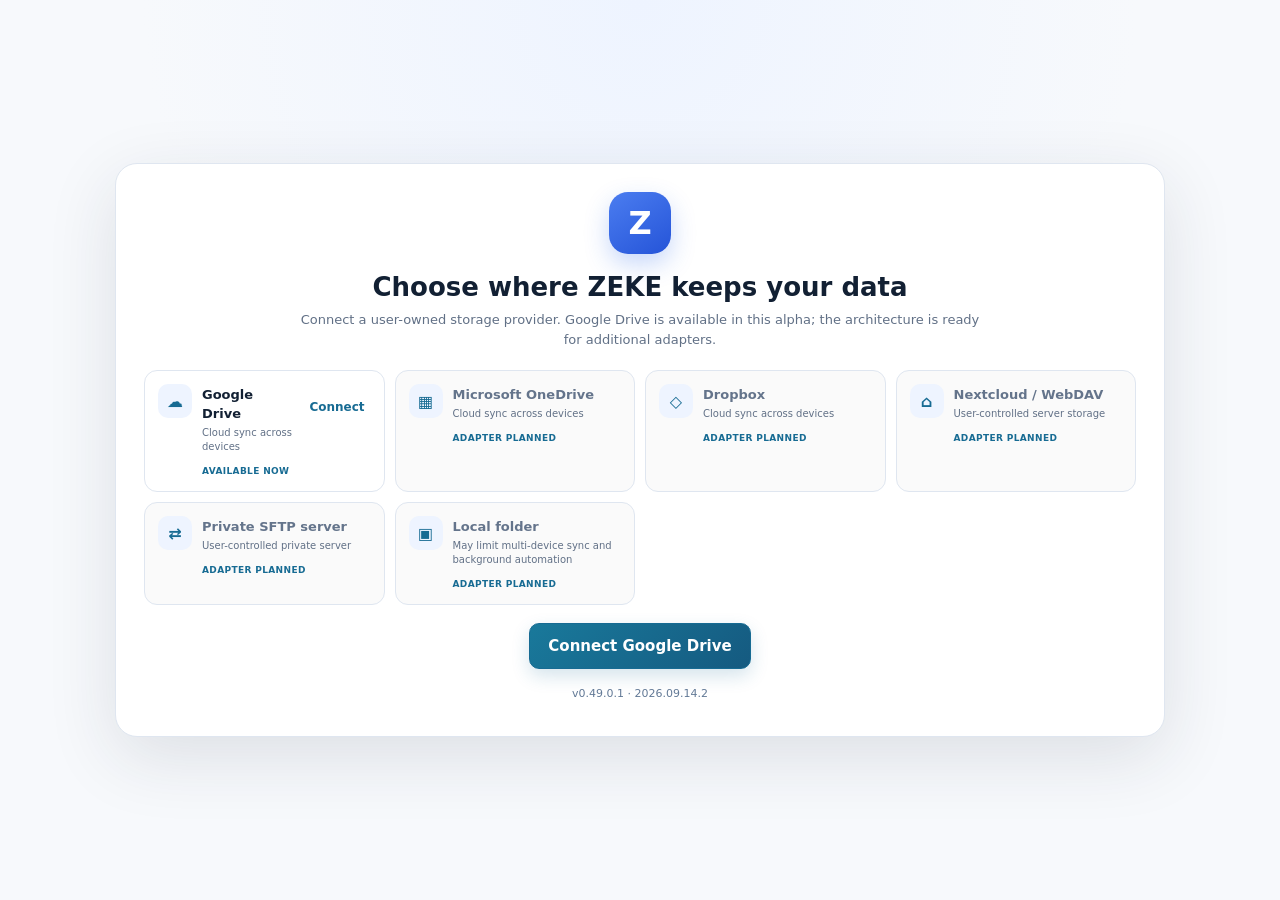
<file: index.html>
<!doctype html>
<html lang="en">
<head>
  <meta charset="UTF-8" />
  <meta name="viewport" content="width=device-width, initial-scale=1.0, viewport-fit=cover" />
  <meta name="theme-color" content="#07182e" />
  <meta name="description" content="Project ZEKE private personal knowledge and health workspace" />
  <title>ZEKE v0.49.0.1</title>
  <link rel="manifest" href="./manifest.webmanifest?v=20260914.1v0490" />
  <link rel="stylesheet" href="./assets/styles.css?v=20260914.1v0490" />
  <link rel="stylesheet" href="./assets/mobile-native.css?v=20260914.1v0490" />
  <link rel="stylesheet" href="./assets/mobile-polish-v0441.css?v=20260914.1v0490" />
  <link rel="stylesheet" href="./assets/desktop-v047.css?v=20260914.1v0490" />
  <script src="./version.js?v=20260914.1v0490"></script>
  <script src="./zeke-config.js?v=20260914.1v0490"></script>
  <script src="https://accounts.google.com/gsi/client" async defer></script>
</head>
<body>
  <div id="root">
    <div class="startup-screen" role="status" aria-live="polite">
      <div class="startup-card">
        <img src="./assets/branding/zeke-mark-provisional.png?v=20260914.1v0490" alt="ZEKE" class="startup-logo">
        <div class="startup-name">ZEKE</div>
        <div class="startup-message">Starting ZEKE…</div>
        <div class="startup-version">v0.49.0.1 · build 2026.09.14.2 · DEVELOPMENT HOTFIX</div>
        <div class="startup-label">Analytical Detail + Goal Semantics + Longitudinal Timeline</div>
      </div>
    </div>
  </div>
  <script src="./xlsx-bundle.js?v=20260914.1v0490"></script>
  <script src="./assets/data-layer.js?v=20260914.1v0490"></script>
  <script src="./assets/parser.js?v=20260914.1v0490"></script>
  <script src="./assets/ai-router.js?v=20260914.1v0490"></script>
  <script src="./assets/workflow-engine.js?v=20260914.1v0490"></script>
  <script src="./assets/exercise-guides.js?v=20260914.1v0490"></script>
  <script src="./assets/knowledge-base.js?v=20260914.1v0490"></script>
  <script src="./assets/anatomy-knowledge.js?v=20260914.1v0490"></script>
  <script src="./assets/integrity-engine.js?v=20260914.1v0490"></script>
  <script src="./assets/longitudinal-schema.js?v=20260914.1v0490"></script>
  <script src="./assets/ingestion-engine.js?v=20260914.1v0490"></script>
  <script src="./assets/document-intake.js?v=20260914.1v0490"></script>
  <script src="./assets/calendar-privacy.js?v=20260914.1v0490"></script>
  <script src="./assets/training-intelligence.js?v=20260914.1v0490"></script>
  <script src="./assets/app.js?v=20260914.1v0490"></script>
  <script src="./assets/mobile-native.js?v=20260914.1v0490"></script>
  <script src="./assets/mobile-polish-v0441.js?v=20260914.1v0490"></script>
  <script>
    if ('serviceWorker' in navigator) {
      window.addEventListener('load', () => navigator.serviceWorker.register('./sw.js?v=20260914.1v0490').catch(() => {}));
    }
  </script>
</body>
</html>
</file>
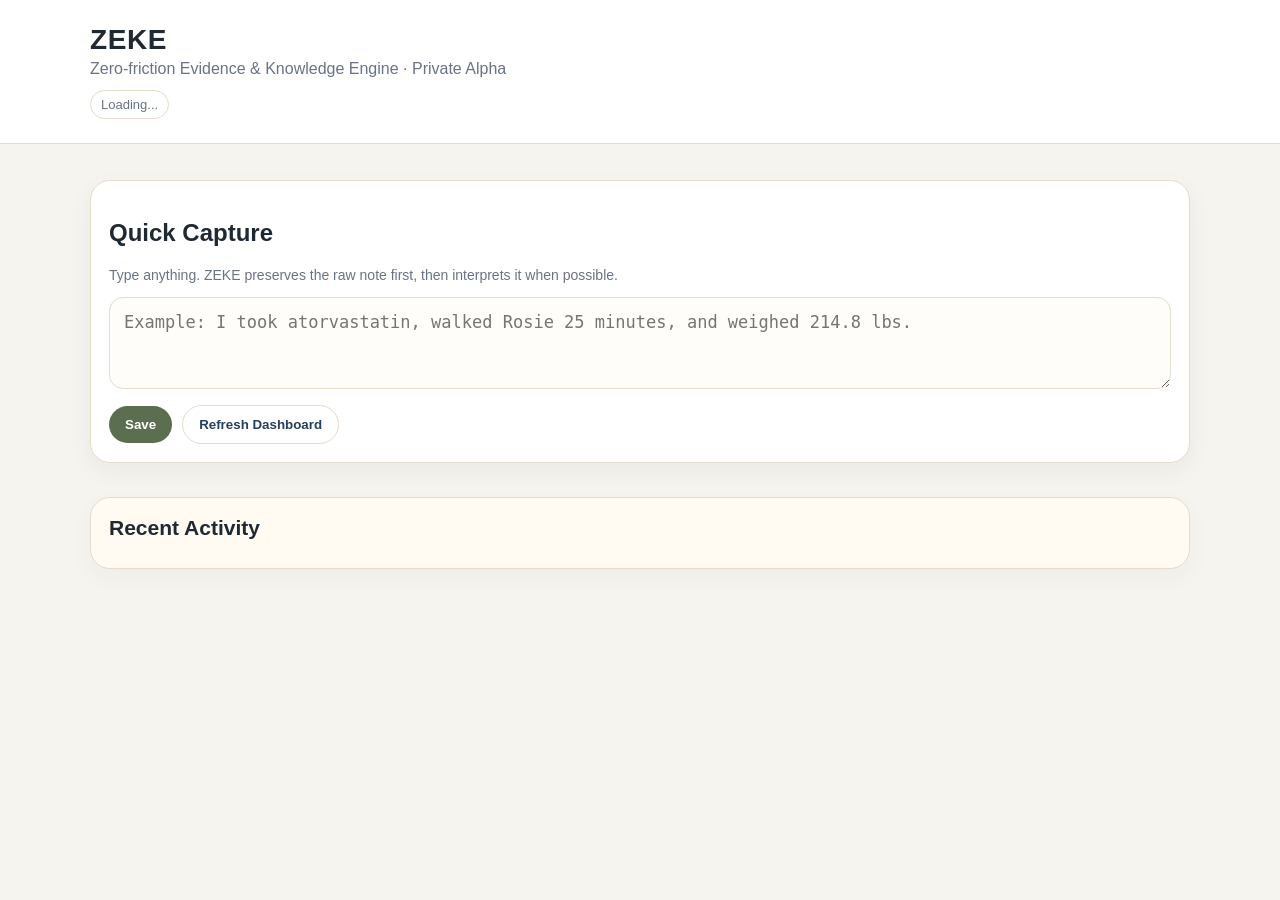
<file: apps-script/Index.html>
<!doctype html>
<html>
<head>
  <base target="_top">
  <meta name="viewport" content="width=device-width, initial-scale=1">
  <style>
    :root { --bg:#f6f4ef; --ink:#1f2933; --muted:#697386; --card:#fffaf2; --line:#e5dccb; --accent:#5b6f50; --accent2:#263f5e; }
    body { margin:0; font-family: -apple-system, BlinkMacSystemFont, 'Segoe UI', sans-serif; background:var(--bg); color:var(--ink); }
    header { padding:24px; background:#fff; border-bottom:1px solid var(--line); position:sticky; top:0; z-index:2; }
    h1 { margin:0; font-size:28px; letter-spacing:.02em; }
    .sub { color:var(--muted); margin-top:4px; }
    .wrap { max-width:1100px; margin:0 auto; padding:18px; }
    .status { display:flex; gap:10px; flex-wrap:wrap; margin-top:12px; font-size:13px; color:var(--muted); }
    .pill { border:1px solid var(--line); border-radius:999px; padding:6px 10px; background:#fff; }
    .capture { background:#fff; border:1px solid var(--line); border-radius:20px; padding:18px; margin:18px 0; box-shadow:0 8px 25px rgba(31,41,51,.05); }
    textarea { width:100%; min-height:92px; box-sizing:border-box; border:1px solid var(--line); border-radius:14px; padding:14px; font-size:17px; background:#fffdf9; }
    button { border:none; border-radius:999px; padding:11px 16px; font-weight:700; background:var(--accent); color:white; cursor:pointer; }
    button.secondary { background:#fff; color:var(--accent2); border:1px solid var(--line); }
    .grid { display:grid; grid-template-columns: repeat(auto-fit, minmax(270px, 1fr)); gap:16px; }
    .card { background:var(--card); border:1px solid var(--line); border-radius:20px; padding:18px; box-shadow:0 8px 25px rgba(31,41,51,.04); }
    .card h2 { margin:0 0 10px; font-size:21px; }
    .item { border-top:1px solid var(--line); padding:10px 0; }
    .item:first-of-type { border-top:none; }
    .muted { color:var(--muted); font-size:14px; }
    .row { display:flex; justify-content:space-between; gap:12px; align-items:center; }
    .done { color:var(--accent); font-weight:700; }
    .exercise { background:#fffdf9; border:1px solid var(--line); border-radius:14px; padding:10px; margin:8px 0; }
    .small { font-size:13px; color:var(--muted); }
    .recent { margin-top:16px; }
    pre { white-space:pre-wrap; background:#fff; border:1px solid var(--line); border-radius:14px; padding:10px; max-height:220px; overflow:auto; }
  </style>
</head>
<body>
  <header>
    <div class="wrap" style="padding:0">
      <h1>ZEKE</h1>
      <div class="sub">Zero-friction Evidence & Knowledge Engine · Private Alpha</div>
      <div class="status" id="status"></div>
    </div>
  </header>
  <main class="wrap">
    <section class="capture">
      <h2>Quick Capture</h2>
      <p class="muted">Type anything. ZEKE preserves the raw note first, then interprets it when possible.</p>
      <textarea id="captureText" placeholder="Example: I took atorvastatin, walked Rosie 25 minutes, and weighed 214.8 lbs."></textarea>
      <div style="margin-top:12px; display:flex; gap:10px; align-items:center; flex-wrap:wrap">
        <button onclick="submitCapture()">Save</button>
        <button class="secondary" onclick="refresh()">Refresh Dashboard</button>
      </div>
      <pre id="captureResult" style="display:none"></pre>
    </section>

    <section class="grid" id="domainGrid"></section>

    <section class="card recent">
      <h2>Recent Activity</h2>
      <div id="recent"></div>
    </section>
  </main>
<script>
function setLoading(msg){ document.getElementById('status').innerHTML = '<span class="pill">' + msg + '</span>'; }
function refresh(){
  setLoading('Loading...');
  google.script.run.withSuccessHandler(render).withFailureHandler(err => setLoading('Error: ' + err.message)).getDashboardData();
}
function render(data){
  document.getElementById('status').innerHTML = `
    <span class="pill">${data.today}</span>
    <span class="pill">AI: ${data.aiEnabled ? 'Google AI enabled' : 'Local parser'}</span>
    <span class="pill">Dashboard: ${data.dashboardMode}</span>
    <span class="pill">v${data.version}</span>`;
  const grid = document.getElementById('domainGrid');
  grid.innerHTML = '';
  Object.keys(data.domains).forEach(k => grid.appendChild(renderDomainCard(k, data.domains[k])));
  const recent = document.getElementById('recent');
  recent.innerHTML = (data.recentActivity || []).map(e => `<div class="item"><b>${escapeHtml(e.display_title || e.category)}</b><div class="muted">${escapeHtml(e.domain)} · ${escapeHtml(e.event_date)} · ${escapeHtml(e.confidence)}</div></div>`).join('') || '<p class="muted">No activity yet.</p>';
}
function renderDomainCard(key, d){
  const el = document.createElement('section'); el.className='card';
  let html = `<h2>${escapeHtml(d.title || key)}</h2>`;
  if (d.routines) html += d.routines.map(r => `<div class="item row"><div><b>${escapeHtml(r.name)}</b><div class="muted">${r.doneToday ? '<span class="done">Done today</span>' : 'Not logged today'}</div></div><button class="secondary" onclick="markRoutine('${escapeJs(r.id)}')">${escapeHtml(r.action || 'Done')}</button></div>`).join('');
  if (d.exercisePlan) html += `<p class="muted">Today’s exercise considerations. Adjust for pain, form, and PT guidance.</p>` + d.exercisePlan.map(x => `<div class="exercise"><b>${escapeHtml(x.name)}</b><div>${x.sets} sets · ${escapeHtml(x.reps)} reps · ~${x.suggested_weight_lb} lb</div><div class="small">${escapeHtml(x.reason)} Confidence in analysis: ${escapeHtml(x.confidence_in_analysis)}${x.caution ? ' · Caution: ' + escapeHtml(x.caution) : ''}</div></div>`).join('');
  if (d.notes) html += d.notes.map(n => `<div class="item"><b>${escapeHtml(n.title)}</b><div class="muted">${escapeHtml(n.status)}</div></div>`).join('');
  el.innerHTML = html; return el;
}
function submitCapture(){
  const text = document.getElementById('captureText').value.trim(); if (!text) return;
  document.getElementById('captureResult').style.display='block'; document.getElementById('captureResult').textContent='Saving...';
  google.script.run.withSuccessHandler(res => { document.getElementById('captureResult').textContent = JSON.stringify(res, null, 2); document.getElementById('captureText').value=''; refresh(); }).withFailureHandler(err => { document.getElementById('captureResult').textContent = 'Error: ' + err.message; }).submitQuickCapture(text);
}
function markRoutine(id){ google.script.run.withSuccessHandler(refresh).withFailureHandler(err => alert(err.message)).markRoutineDone(id); }
function escapeHtml(s){ return String(s ?? '').replace(/[&<>"]/g, c => ({'&':'&amp;','<':'&lt;','>':'&gt;','"':'&quot;'}[c])); }
function escapeJs(s){ return String(s ?? '').replace(/'/g, "\\'"); }
refresh();
</script>
</body>
</html>
</file>
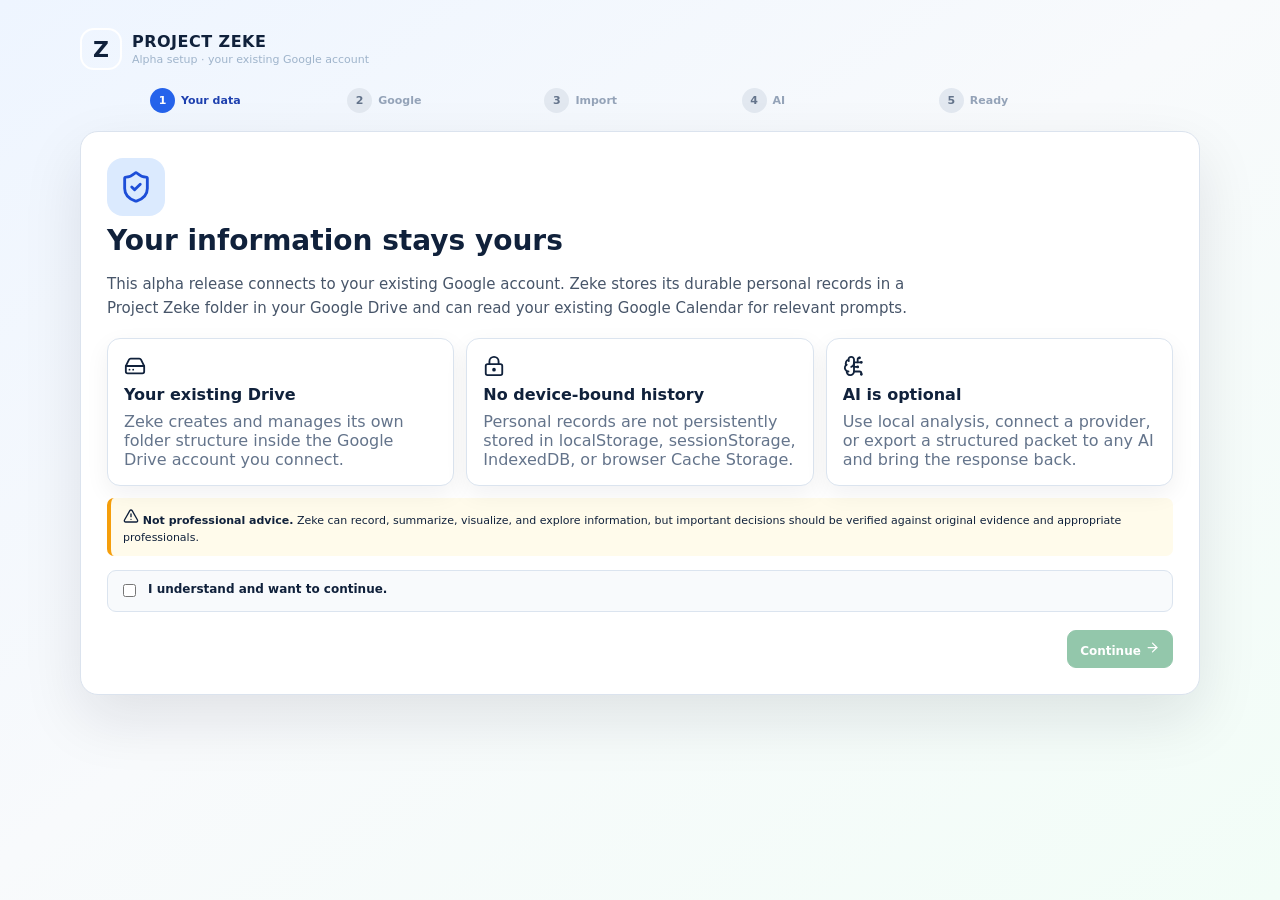
<file: ZEKE_Hosted_AI_Alpha_0_2/index.html>
<!doctype html>
<html lang="en">
  <head>
    <meta charset="UTF-8" />
    <meta name="viewport" content="width=device-width, initial-scale=1.0, viewport-fit=cover" />
    <meta name="theme-color" content="#071629" />
    <meta name="description" content="Project Zeke personal management system" />
    <link rel="manifest" href="./manifest.webmanifest" />
    <title>Project Zeke</title>
    <script src="./zeke-config.js"></script>
    <script src="https://accounts.google.com/gsi/client" async defer></script>
    <script type="module" crossorigin src="./assets/index-B4jPvT6w.js"></script>
    <link rel="stylesheet" crossorigin href="./assets/index-DdqVwvm-.css">
  </head>
  <body>
    <div id="root"></div>
  </body>
</html>
</file>
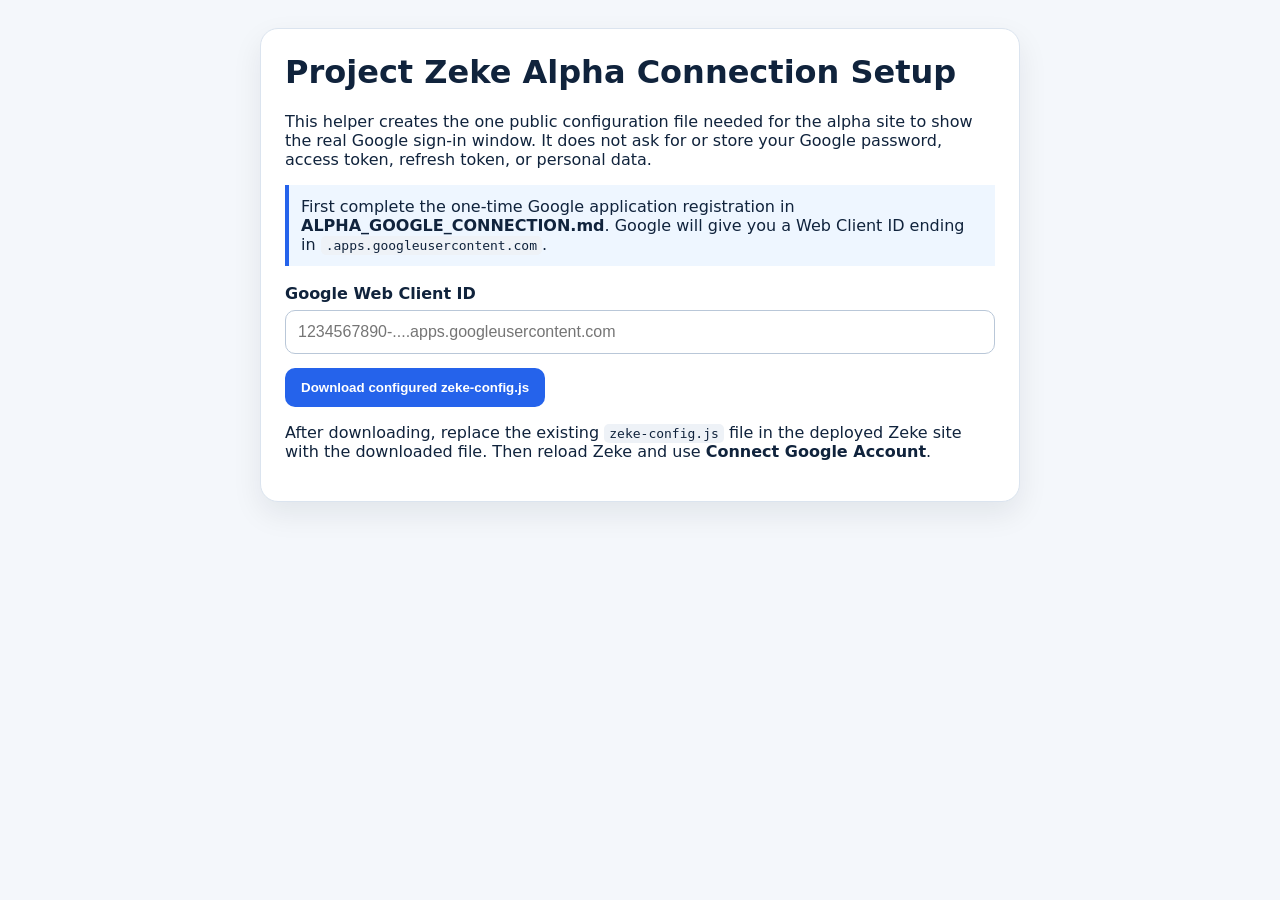
<file: alpha-connection-setup.html>
<!doctype html>
<html lang="en">
<head>
  <meta charset="utf-8"/>
  <meta name="viewport" content="width=device-width,initial-scale=1"/>
  <title>Project Zeke Alpha Connection Setup</title>
  <style>
    body{font-family:system-ui,-apple-system,Segoe UI,sans-serif;background:#f4f7fb;color:#10233c;margin:0;padding:28px}.wrap{max-width:760px;margin:auto}.card{background:white;border:1px solid #dbe4ef;border-radius:18px;padding:24px;box-shadow:0 12px 30px rgba(15,23,42,.08)}h1{margin-top:0}label{font-weight:700;display:block;margin:18px 0 7px}input{width:100%;box-sizing:border-box;padding:12px;border:1px solid #b9c7d8;border-radius:10px;font-size:16px}button{margin-top:14px;padding:12px 16px;border:0;border-radius:10px;background:#2563eb;color:white;font-weight:700;cursor:pointer}.note{background:#eef6ff;border-left:4px solid #2563eb;padding:12px;margin-top:16px}.error{color:#b91c1c;font-weight:700;margin-top:10px}code{background:#eef2f7;padding:2px 5px;border-radius:5px}
  </style>
</head>
<body><div class="wrap"><div class="card">
  <h1>Project Zeke Alpha Connection Setup</h1>
  <p>This helper creates the one public configuration file needed for the alpha site to show the real Google sign-in window. It does not ask for or store your Google password, access token, refresh token, or personal data.</p>
  <div class="note">First complete the one-time Google application registration in <strong>ALPHA_GOOGLE_CONNECTION.md</strong>. Google will give you a Web Client ID ending in <code>.apps.googleusercontent.com</code>.</div>
  <label for="client">Google Web Client ID</label>
  <input id="client" autocomplete="off" placeholder="1234567890-....apps.googleusercontent.com"/>
  <button id="download">Download configured zeke-config.js</button>
  <div id="message" class="error"></div>
  <p>After downloading, replace the existing <code>zeke-config.js</code> file in the deployed Zeke site with the downloaded file. Then reload Zeke and use <strong>Connect Google Account</strong>.</p>
</div></div>
<script>
  document.getElementById('download').addEventListener('click',()=>{
    const id=document.getElementById('client').value.trim();
    const msg=document.getElementById('message');
    if(!/^[A-Za-z0-9._-]+\.apps\.googleusercontent\.com$/.test(id)){msg.textContent='That does not look like a Google Web Client ID.';return}
    msg.textContent='';
    const config=`/* Project Zeke public runtime configuration. Never place secrets here. */\nwindow.ZEKE_CONFIG = {\n  alphaUserMode: true,\n  googleClientId: ${JSON.stringify(id)},\n  defaultAiRelayEndpoint: \"\",\n  aiRelayEndpoints: {\n    \"gemini-relay\": \"\",\n    \"openai-relay\": \"\",\n    \"claude-relay\": \"\"\n  }\n};\n`;
    const blob=new Blob([config],{type:'text/javascript'});
    const a=document.createElement('a');a.href=URL.createObjectURL(blob);a.download='zeke-config.js';a.click();setTimeout(()=>URL.revokeObjectURL(a.href),1000);
  });
</script></body></html>
</file>
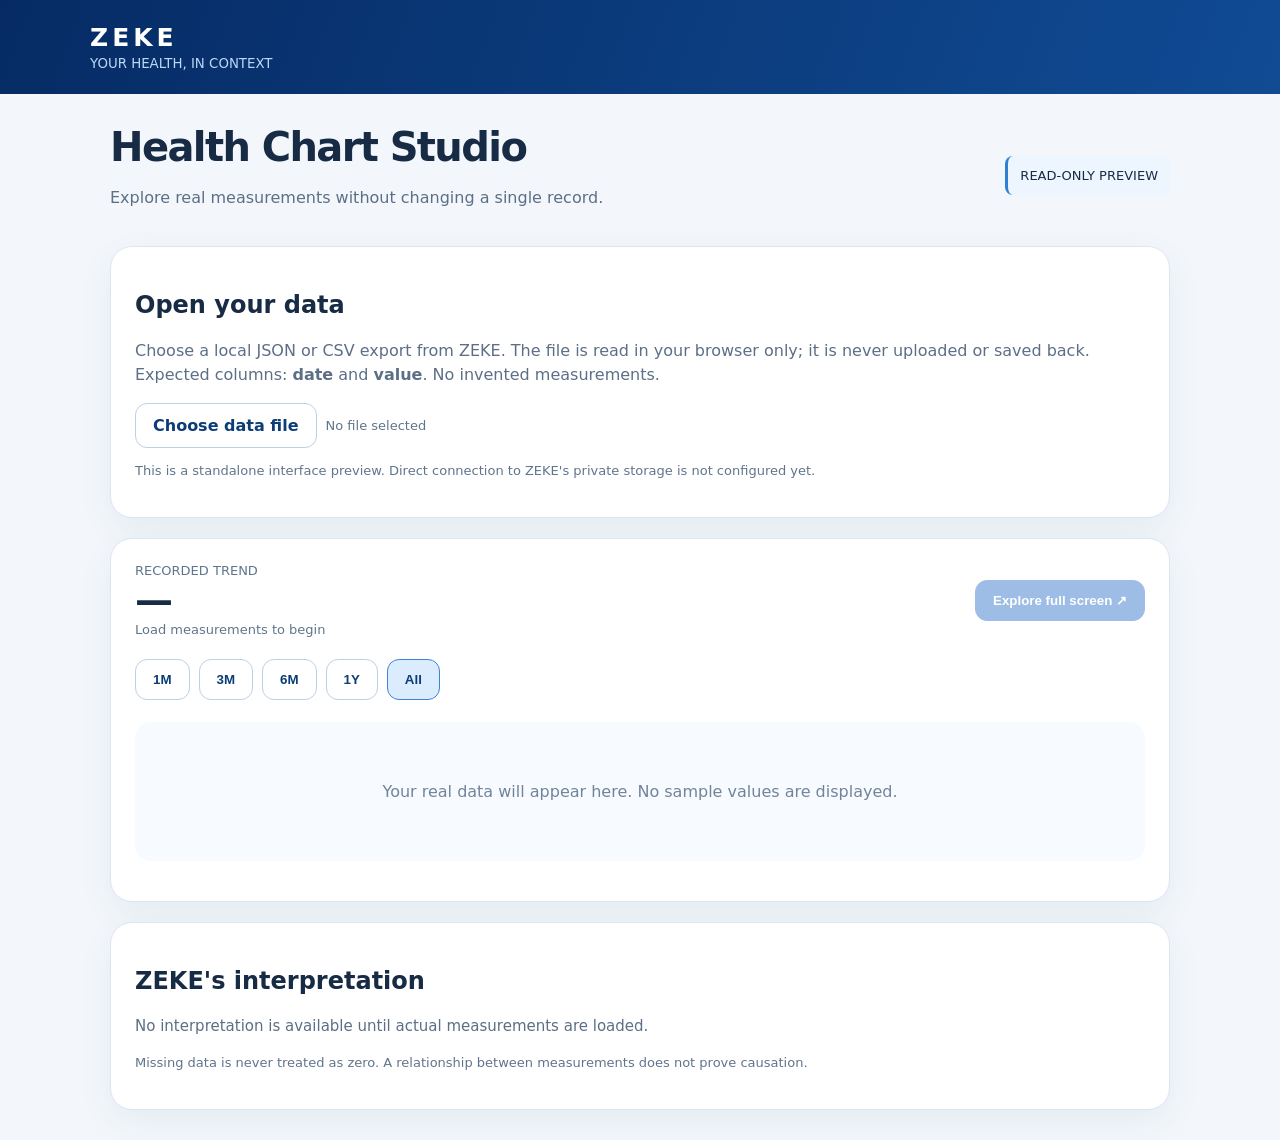
<file: chart-preview.html>
<!doctype html><html lang="en"><head><meta charset="utf-8"><meta name="viewport" content="width=device-width,initial-scale=1"><title>ZEKE • Chart Studio</title><style>:root{font-family:system-ui,-apple-system,sans-serif;color:#172b45;background:#f3f7fb}*{box-sizing:border-box}body{margin:0}header{background:linear-gradient(110deg,#062b64,#104b94);color:white;padding:23px max(20px,calc((100vw - 1100px)/2))}header strong{font-size:25px;letter-spacing:.16em}header small{display:block;color:#bdd8f6;margin-top:4px}main{max-width:1100px;margin:30px auto;padding:0 20px}.hero{display:flex;justify-content:space-between;align-items:center;gap:16px;flex-wrap:wrap}h1{font-size:clamp(25px,4vw,40px);margin:0 0 8px;letter-spacing:-.04em}p{color:#5c6f86;line-height:1.5}.card{background:#fff;border:1px solid #dce6f1;border-radius:22px;padding:24px;margin:20px 0;box-shadow:0 12px 35px #183e6810}.kpi{font-size:38px;font-weight:750;letter-spacing:-.04em}.muted{font-size:13px;color:#60758c}button,.file{cursor:pointer;border:1px solid #bdd0e6;border-radius:12px;background:#fff;color:#0c3d78;padding:12px 17px;font-weight:650}button.primary{background:#0c5cc3;color:#fff;border-color:#0c5cc3}button:disabled{opacity:.4;cursor:default}button:focus-visible{outline:3px solid #80bbff}.flex{display:flex;gap:9px;flex-wrap:wrap;align-items:center}.file input{display:none}#chart{width:100%;height:auto;display:block}#empty{padding:60px 15px;text-align:center;color:#71849a;background:#f7faff;border-radius:16px}#chartWrap{display:none}#points{max-height:170px;overflow:auto}.notice{font-size:13px;border-left:3px solid #2e80d2;padding:12px;background:#edf5ff;border-radius:8px}#insight{font-size:15px}#ranges button[aria-pressed=true]{background:#dcecff;border-color:#3d83d1}svg circle{cursor:pointer}@media(max-width:600px){main{margin:16px auto}.card{padding:17px}header{padding:18px 20px}}</style></head><body><header><strong>ZEKE</strong><small>YOUR HEALTH, IN CONTEXT</small></header><main><div class="hero"><div><h1>Health Chart Studio</h1><p>Explore real measurements without changing a single record.</p></div><span class="notice">READ-ONLY PREVIEW</span></div><section class="card"><h2>Open your data</h2><p>Choose a local JSON or CSV export from ZEKE. The file is read in your browser only; it is never uploaded or saved back. Expected columns: <b>date</b> and <b>value</b>. No invented measurements.</p><div class="flex"><label class="file">Choose data file <input type="file" id="file" accept=".json,.csv,application/json,text/csv"></label><span id="fileStatus" class="muted">No file selected</span></div><p class="muted">This is a standalone interface preview. Direct connection to ZEKE's private storage is not configured yet.</p></section><section class="card"><div class="hero"><div><div class="muted">RECORDED TREND</div><div class="kpi" id="current">—</div><div id="delta" class="muted">Load measurements to begin</div></div><button class="primary" id="expand" disabled>Explore full screen ↗</button></div><div class="flex" id="ranges" style="margin:22px 0"><button data-days="30">1M</button><button data-days="90">3M</button><button data-days="180">6M</button><button data-days="365">1Y</button><button data-days="Infinity" aria-pressed="true">All</button></div><div id="empty">Your real data will appear here. No sample values are displayed.</div><div id="chartWrap"><svg id="chart" viewBox="0 0 760 320" aria-label="Interactive trend chart" role="group"></svg><div class="flex" style="justify-content:space-between"><span class="muted" id="firstDate"></span><span class="muted" id="lastDate"></span></div></div><p id="selected" aria-live="polite"></p></section><section class="card"><h2>ZEKE's interpretation</h2><p id="insight">No interpretation is available until actual measurements are loaded.</p><p class="muted">Missing data is never treated as zero. A relationship between measurements does not prove causation.</p></section></main><script>let all=[],range=Infinity,chosen=0,full=false;const $=s=>document.querySelector(s);const fmt=d=>d.toLocaleDateString(undefined,{month:'short',day:'numeric',year:'numeric'});$('#file').addEventListener('change',async e=>{const f=e.target.files[0];if(!f)return;try{const txt=await f.text();let rows;if(f.name.toLowerCase().endsWith('.csv')){const lines=txt.trim().split(/\r?\n/),headers=lines.shift().split(',').map(s=>s.trim().toLowerCase());rows=lines.map(l=>{const cells=l.split(',');return {date:cells[headers.indexOf('date')],value:cells[headers.indexOf('value')]}})}else{const j=JSON.parse(txt);rows=Array.isArray(j)?j:Array.isArray(j.points)?j.points:Array.isArray(j.measurements)?j.measurements:[];}all=rows.map(p=>({date:new Date(p.date),value:Number(p.value)})).filter(p=>Number.isFinite(p.value)&&!isNaN(p.date)).sort((a,b)=>a.date-b.date);if(!all.length)throw Error('No valid date/value measurements found');$('#fileStatus').textContent=f.name+' · '+all.length+' valid measurements';$('#expand').disabled=false;range=Infinity;chosen=all.length-1;render()}catch(err){all=[];$('#fileStatus').textContent='Could not read file: '+err.message;render()}});document.querySelectorAll('[data-days]').forEach(b=>b.addEventListener('click',()=>{range=Number(b.dataset.days);chosen=999999;render()}));$('#expand').onclick=()=>{const card=$('#chart').closest('.card');if(!full){card.requestFullscreen?.().catch(()=>{});full=true}else{document.exitFullscreen?.();full=false}};function render(){const end=all.at(-1)?.date.getTime()||0,pts=all.filter(p=>end-p.date.getTime()<=range*86400000);document.querySelectorAll('[data-days]').forEach(b=>b.setAttribute('aria-pressed',String(Number(b.dataset.days)===range)));$('#empty').style.display=pts.length?'none':'block';$('#chartWrap').style.display=pts.length?'block':'none';$('#chart').replaceChildren();if(!pts.length){$('#current').textContent='—';$('#delta').textContent='No measurements';$('#insight').textContent='No interpretation available.';return}chosen=Math.min(chosen,pts.length-1);const first=pts[0],last=pts.at(-1),change=last.value-first.value;$('#current').textContent=last.value.toLocaleString();$('#delta').textContent=(change>0?'+':'')+change.toFixed(1)+' across '+pts.length+' measurements';$('#firstDate').textContent=fmt(first.date);$('#lastDate').textContent=fmt(last.date);$('#selected').textContent=fmt(pts[chosen].date)+' · '+pts[chosen].value.toLocaleString();$('#insight').textContent=pts.length<2?'Only one measurement is available. A trend cannot be established.':change<0?'Measurements decreased by '+Math.abs(change).toFixed(1)+' over this period. This describes the data, not the cause.':change>0?'Measurements increased by '+change.toFixed(1)+' over this period. This describes the data, not the cause.':'First and last measurements are equal; intermediate values may vary.';if(pts.length<2)return;const ns='http://www.w3.org/2000/svg',svg=$('#chart'),min=Math.min(...pts.map(p=>p.value)),max=Math.max(...pts.map(p=>p.value)),pad=Math.max((max-min)*.12,.1),low=min-pad,high=max+pad,t0=first.date.getTime(),t1=last.date.getTime(),x=p=>50+660*(p.date.getTime()-t0)/Math.max(1,t1-t0),y=p=>275-225*(p.value-low)/(high-low),el=(tag,attrs)=>{const n=document.createElementNS(ns,tag);Object.entries(attrs).forEach(([k,v])=>n.setAttribute(k,v));return n};for(let i=0;i<5;i++)svg.append(el('line',{x1:50,x2:710,y1:50+i*56,y2:50+i*56,stroke:'#dce8f3'}));svg.append(el('polyline',{points:pts.map(p=>x(p)+','+y(p)).join(' '),fill:'none',stroke:'#157bd1','stroke-width':3,'stroke-linejoin':'round'}));pts.forEach((p,i)=>{const c=el('circle',{cx:x(p),cy:y(p),r:i===chosen?7:4,fill:i===chosen?'#073a76':'#157bd1',stroke:'#fff','stroke-width':2,tabindex:0,role:'button','aria-label':fmt(p.date)+' '+p.value});const pick=()=>{chosen=i;render()};c.addEventListener('click',pick);c.addEventListener('keydown',e=>{if(e.key==='Enter'||e.key===' '){e.preventDefault();pick()}});svg.append(c)})}</script></body></html>
</file>
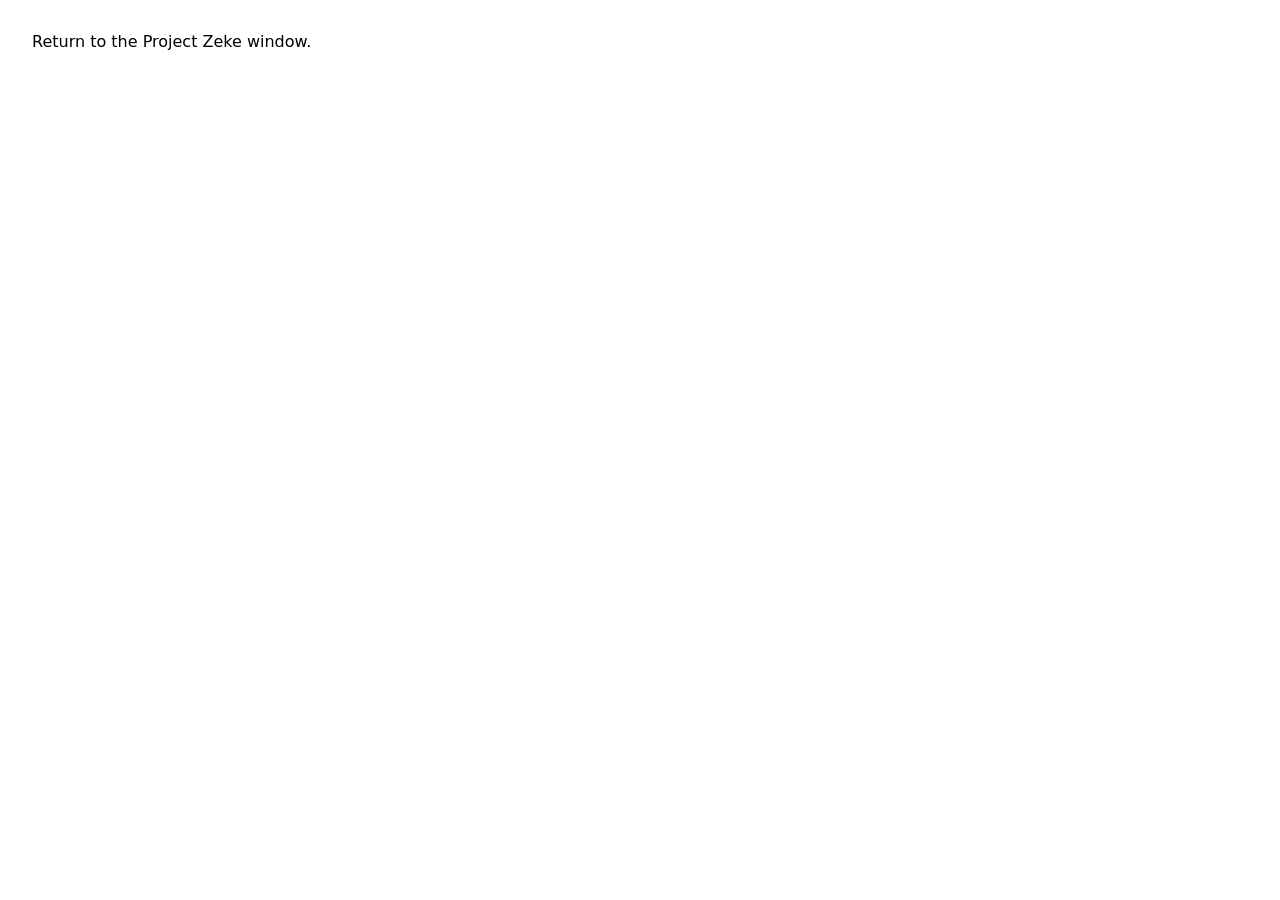
<file: ZEKE_Hosted_AI_Alpha_0_2/oauth-callback.html>
<!doctype html><meta charset="utf-8"><title>Connecting Project Zeke…</title><body style="font-family:system-ui;padding:24px">Connecting…<script>
(function(){const p=new URLSearchParams(location.search);const provider=location.hostname.includes('dropbox')?'dropbox':'dropbox';if(window.opener){window.opener.postMessage({provider,code:p.get('code'),state:p.get('state'),error:p.get('error_description')||p.get('error')},location.origin);document.body.textContent='Connected. You can close this window.';setTimeout(()=>window.close(),500)}else document.body.textContent='Return to the Project Zeke window.'})();
</script></body>
</file>
<file: assets/styles.css>
:root{
  --bg:#f6f8fc;--panel:#fff;--text:#172033;--muted:#6b7280;--line:#e5e9f2;--soft:#f1f5fb;
  --blue:#2563eb;--blue2:#1d4ed8;--green:#16a34a;--red:#ef4444;--amber:#d97706;--violet:#7c3aed;
  --shadow:0 8px 28px rgba(27,39,75,.06);--radius:18px;--sidebar:212px;
  font-family:Inter,ui-sans-serif,system-ui,-apple-system,BlinkMacSystemFont,"Segoe UI",sans-serif;
}
*{box-sizing:border-box}html,body,#root{margin:0;min-height:100%;background:var(--bg);color:var(--text)}body{min-height:100vh}button,input,textarea,select{font:inherit}button{cursor:pointer}a{color:var(--blue);text-decoration:none}
.app-shell{min-height:100vh;display:grid;grid-template-columns:var(--sidebar) minmax(0,1fr)}
.sidebar{position:sticky;top:0;height:100vh;background:#fff;border-right:1px solid var(--line);padding:22px 14px 16px;display:flex;flex-direction:column;z-index:20}
.brand{display:flex;align-items:center;gap:11px;padding:2px 10px 24px}.brand-mark{width:39px;height:39px;border-radius:12px;display:grid;place-items:center;background:linear-gradient(145deg,#4b7df0,#2554d8);color:#fff;font-weight:800;font-size:21px;box-shadow:0 10px 24px rgba(37,99,235,.25)}.brand-mark.big{width:62px;height:62px;font-size:32px;border-radius:19px;margin:auto}
.brand strong{display:block;font-size:18px;letter-spacing:.02em}.brand span{display:block;color:var(--blue);font-size:11px;margin-top:2px}
.sidebar nav{display:flex;flex-direction:column;gap:6px}.nav-item{border:0;background:transparent;border-radius:12px;padding:11px 12px;display:flex;align-items:center;gap:11px;color:#334155;text-align:left}.nav-item:hover{background:#f5f8fe}.nav-item.active{background:#eaf1ff;color:var(--blue);font-weight:700}.nav-item span{width:20px;text-align:center;font-size:18px}.sidebar-spacer{flex:1}.privacy-note{font-size:11px;line-height:1.45;color:var(--muted);padding:12px;border-top:1px solid var(--line)}.build-label{font-size:11px;color:#94a3b8;padding:8px 12px}.build-label.center{text-align:center;padding-top:18px}
.main-shell{min-width:0}.topbar{height:82px;background:rgba(255,255,255,.94);border-bottom:1px solid var(--line);display:flex;align-items:center;gap:22px;padding:0 28px;position:sticky;top:0;z-index:15;backdrop-filter:blur(14px)}.topbar>div:first-child{min-width:230px}.topbar h1{font-size:20px;margin:0 0 3px}.topbar p{margin:0;color:var(--muted);font-size:12px}.top-actions{display:flex;gap:8px;margin-left:auto}
.range-tabs{display:flex;align-items:center;background:#fff;border:1px solid var(--line);border-radius:11px;overflow:hidden;box-shadow:0 2px 8px rgba(27,39,75,.04)}.range{border:0;border-right:1px solid var(--line);background:#fff;padding:9px 15px;font-size:12px}.range:last-child{border-right:0}.range.active{background:var(--blue);color:#fff}.secondary.customize{margin-left:auto}.topbar .top-actions{margin-left:0}
.content-shell{padding:20px 22px 40px;max-width:1700px;margin:0 auto}.dashboard-grid{display:grid;grid-template-columns:minmax(360px,.85fr) minmax(520px,1.15fr);grid-template-areas:"conversation glance" "trend coach" "actions thinking";gap:16px;align-items:start}.conversation-zone{grid-area:conversation}.glance-zone{grid-area:glance}.trend-zone{grid-area:trend}.coach-zone{grid-area:coach}.actions-zone{grid-area:actions}.thinking-zone{grid-area:thinking;display:grid;gap:16px}
.panel,.metric-card{background:var(--panel);border:1px solid var(--line);border-radius:var(--radius);box-shadow:var(--shadow)}.panel{padding:18px}.section-head{display:flex;align-items:flex-start;justify-content:space-between;gap:16px;margin-bottom:14px}.section-head h2{margin:0 0 4px;font-size:17px}.section-head p{margin:0;color:var(--muted);font-size:12px;line-height:1.45}.text-action{border:0;background:transparent;color:var(--blue);font-weight:600;font-size:12px;padding:6px}.text-action.danger{color:#b91c1c}.primary,.secondary{border-radius:10px;padding:10px 14px;font-weight:650;border:1px solid var(--line)}.primary{background:var(--blue);color:#fff;border-color:var(--blue)}.primary:hover{background:var(--blue2)}.primary.ghost{background:#fff;color:var(--blue)}.primary.large{padding:13px 18px;font-size:15px}.secondary{background:#fff;color:#334155}.secondary:hover{background:#f8fafc}.icon-btn{width:36px;height:36px;border-radius:10px;border:1px solid var(--line);background:#fff;color:#475569;display:grid;place-items:center}.badge,.insight-tag{display:inline-flex;align-items:center;border-radius:999px;padding:5px 9px;font-size:11px;font-weight:700;background:#eef2ff;color:#4338ca}
.health-glance{padding:2px 0}.health-glance .section-head{padding:0 2px}.metrics-row{display:flex;gap:10px;overflow-x:auto;scrollbar-width:thin;padding:2px 2px 6px}.metric-card{min-width:155px;max-width:190px;flex:1;padding:13px;border-radius:15px;box-shadow:0 6px 20px rgba(27,39,75,.05)}.metric-head{display:flex;align-items:center;gap:7px;font-size:12px;font-weight:650}.metric-head .icon-btn{margin-left:auto;width:24px;height:24px;border:0}.metric-icon{width:28px;height:28px;border-radius:50%;display:grid;place-items:center;background:#eef4ff}.metric-number{font-size:28px;font-weight:750;margin-top:12px;white-space:nowrap}.metric-number small{font-size:11px;color:var(--muted);font-weight:500}.metric-change{font-size:11px;color:var(--green);margin:5px 0 6px;min-height:16px}.spark{width:100%;height:48px;overflow:visible}.spark path{fill:none;stroke:var(--blue);stroke-width:2}.spark circle{fill:var(--blue)}.metric-foot{display:flex;justify-content:space-between;align-items:center;font-size:10px;color:var(--muted);margin-top:3px}
.conversation-panel{padding:0;overflow:hidden}.conversation-head{padding:18px 18px 10px;margin:0}.question-pill{border:1px solid #dbe5fb;background:#f8fbff;color:var(--blue);border-radius:999px;padding:7px 10px;font-size:11px;white-space:nowrap}.conversation-thread{height:245px;overflow:auto;padding:6px 16px 10px;display:flex;flex-direction:column;gap:10px}.bubble-row{display:flex;align-items:flex-start;gap:9px}.bubble-row.user{flex-direction:row-reverse}.avatar{width:28px;height:28px;border-radius:50%;background:var(--blue);color:#fff;display:grid;place-items:center;font-size:10px;font-weight:800;flex:0 0 auto}.bubble-row.user .avatar{background:#dbe8ff;color:#1d4ed8}.bubble{max-width:86%;border-radius:13px;padding:10px 12px;background:#f4f7fb}.bubble-row.user .bubble{background:#eaf2ff}.bubble-name{display:block;font-size:10px;font-weight:800;color:var(--blue);margin-bottom:3px}.bubble p{margin:0;font-size:13px;line-height:1.45}.choice-row{display:flex;gap:7px;flex-wrap:wrap;padding:0 16px 10px}.choice-row.compact{padding:8px 0 0}.choice{border:1px solid #d7e1f1;background:#fff;color:#334155;border-radius:999px;padding:7px 11px;font-size:11px}.choice:hover{border-color:#9db7ea;color:var(--blue)}.composer{border-top:1px solid var(--line);display:grid;grid-template-columns:1fr auto auto;gap:8px;padding:11px}.composer textarea{resize:none;border:1px solid var(--line);border-radius:11px;padding:10px 12px;min-height:41px;max-height:110px;outline:none}.composer textarea:focus{border-color:#9db7ea;box-shadow:0 0 0 3px #eaf1ff}.attach,.send{width:41px;height:41px;border-radius:10px;border:1px solid var(--line);background:#fff}.send{background:var(--blue);color:#fff;border-color:var(--blue)}
.trend-panel{padding-bottom:12px}.metric-tabs{display:flex;gap:4px;flex-wrap:wrap;justify-content:flex-end}.mini-tab{border:0;background:#f3f6fb;color:#64748b;border-radius:8px;padding:7px 9px;font-size:10px}.mini-tab.active{background:var(--blue);color:#fff}.chart-wrap{position:relative}.trend-chart{width:100%;height:auto;min-height:220px}.grid-line{stroke:#e7ebf3;stroke-width:1}.axis-label{fill:#64748b;font-size:10px}.axis-label.x{font-size:9px}.chart-area{fill:url(#trendFill)}.chart-line{fill:none;stroke:var(--blue);stroke-width:2.3}.chart-point{fill:#fff;stroke:var(--blue);stroke-width:2;cursor:pointer}.chart-caption{border-top:1px solid var(--line);padding-top:9px;display:flex;justify-content:space-between;color:var(--muted);font-size:10px}.chart-empty,.empty-inline,.empty-page{padding:28px;border:1px dashed #d8e0ec;border-radius:13px;background:#fafcff;color:var(--muted);font-size:13px;line-height:1.5}.chart-tooltip{position:fixed;z-index:1000;background:#111827;color:#fff;padding:7px 9px;border-radius:8px;font-size:11px;pointer-events:none;opacity:0;transform:translateY(4px);transition:.12s;max-width:260px}.chart-tooltip.show{opacity:1;transform:translateY(0)}
.coach-panel{padding:16px}.coach-top{display:flex;justify-content:space-between;gap:16px}.coach-badge{font-size:12px;font-weight:800;margin-bottom:7px}.coach-top h2,.coach-panel>h2{margin:0 0 6px;font-size:18px}.coach-top p,.coach-panel>p{margin:0;color:var(--muted);font-size:12px;line-height:1.45}.insight-tag{background:#e9f8ef;color:#16803d;height:max-content}.coach-grid{display:grid;grid-template-columns:120px minmax(0,1fr);gap:12px;margin-top:14px}.coach-stats{display:grid;gap:8px}.coach-stats div{background:#f8fafc;border:1px solid var(--line);border-radius:11px;padding:9px}.coach-stats strong{display:block;font-size:14px}.coach-stats span{display:block;color:var(--muted);font-size:9px;margin-top:3px}.coach-chart{width:100%;height:155px}.coach-rec{margin-top:10px;padding:10px 12px;background:#f8fbff;border:1px solid #dfe9fb;border-radius:11px}.coach-rec strong{font-size:11px}.coach-rec p{font-size:12px;line-height:1.45;margin:4px 0 0}.evidence-box{margin-top:10px;border-top:1px solid var(--line);padding-top:10px;font-size:11px;color:#475569}.evidence-box p{line-height:1.5}.evidence-row{display:flex;justify-content:space-between;gap:12px;border-top:1px solid #edf0f5;padding:8px 0}.evidence-row a{white-space:nowrap}
.today-panel{overflow:hidden}.scroll-controls{display:flex;gap:5px}.scroll-controls button{width:31px;height:31px;border-radius:50%;border:1px solid var(--line);background:#fff}.actions-strip{display:flex;gap:9px;overflow-x:auto;scroll-snap-type:x proximity;padding:3px 2px 7px}.action-tile{scroll-snap-align:start;flex:0 0 145px;min-height:126px;border:1px solid var(--line);border-radius:13px;background:#fff;padding:12px;text-align:left;display:flex;flex-direction:column;gap:6px}.action-tile:hover{border-color:#a9bfea;box-shadow:0 7px 18px rgba(37,99,235,.08)}.action-tile.done{border-color:#9bd8ae;background:#f5fcf7}.action-icon{font-size:18px}.action-tile strong{font-size:12px}.action-tile small{font-size:10px;color:var(--muted);line-height:1.35}.action-state{font-size:10px;color:var(--blue);margin-top:auto}.action-tile.done .action-state{color:var(--green)}
.thinking-panel{padding:16px}.thinking-title{font-weight:800;margin-bottom:8px}.thinking-panel p{margin:0;color:#475569;font-size:13px;line-height:1.5}.calendar-row,.calendar-full-row{display:grid;grid-template-columns:78px 1fr;gap:12px;padding:10px 0;border-top:1px solid var(--line)}.calendar-row:first-of-type,.calendar-full-row:first-child{border-top:0}.calendar-date{display:flex;flex-direction:column}.calendar-date strong{font-size:11px}.calendar-date span{font-size:10px;color:var(--muted);margin-top:2px}.calendar-row>div:last-child strong{font-size:12px}.calendar-row small{display:block;color:var(--muted);font-size:10px;margin-top:3px}.calendar-full-row{grid-template-columns:140px 1fr;padding:16px 0}.calendar-full-row h3{margin:0 0 4px}.calendar-full-row p{margin:0;color:var(--muted)}
.page-head{display:flex;align-items:flex-start;justify-content:space-between;gap:18px;margin-bottom:18px}.page-head h1{margin:0 0 5px;font-size:25px}.page-head p{margin:0;color:var(--muted);font-size:13px}.content-shell>.panel+.panel,.page-head+.panel+.panel{margin-top:16px}.exercise-grid{display:grid;grid-template-columns:repeat(auto-fit,minmax(220px,1fr));gap:10px}.exercise-card{border:1px solid var(--line);border-radius:13px;padding:13px;display:grid;grid-template-columns:1fr auto;gap:8px;align-items:center}.exercise-card strong{font-size:13px}.exercise-card p{margin:3px 0;color:var(--muted);font-size:10px}.exercise-last{font-size:11px;color:#475569}.exercise-card .text-action{grid-column:1/-1;justify-self:start}.table-wrap{overflow:auto}table{border-collapse:collapse;width:100%;font-size:12px}th,td{text-align:left;padding:10px 9px;border-bottom:1px solid var(--line);vertical-align:top}th{font-size:10px;color:var(--muted);text-transform:uppercase;letter-spacing:.04em}.settings-section{margin-bottom:16px}.provider-grid{display:grid;grid-template-columns:repeat(auto-fit,minmax(220px,1fr));gap:10px}.provider-card{border:1px solid var(--line);border-radius:13px;padding:13px;display:flex;gap:10px;align-items:flex-start;background:#fff;position:relative}.provider-card.connected{border-color:#8bcba1;background:#f8fdf9}.provider-card.planned{background:#fafafa;color:#64748b}.provider-icon{width:34px;height:34px;border-radius:10px;background:#eef4ff;display:grid;place-items:center;color:var(--blue);font-weight:800;flex:0 0 auto}.provider-card strong{font-size:13px}.provider-card p{margin:4px 0 5px;color:var(--muted);font-size:10px;line-height:1.4}.provider-status{font-size:9px;font-weight:700;color:var(--blue);text-transform:uppercase;letter-spacing:.04em}.provider-card>.text-action{margin-left:auto}.settings-actions,.card-actions{display:flex;gap:8px;align-items:center;margin-top:12px}.ai-grid{grid-template-columns:repeat(auto-fit,minmax(265px,1fr))}.ai-card{display:block}.provider-card-head{display:flex;gap:10px;align-items:center;margin-bottom:11px}.ai-card label{display:block;font-size:10px;color:#64748b;margin-top:8px}.ai-card input,.ai-card select{display:block;width:100%;margin-top:4px;border:1px solid var(--line);border-radius:9px;padding:8px 9px;background:#fff}.ai-card small{display:block;color:var(--muted);font-size:9px;line-height:1.4;margin-top:8px}.manual-packet{margin-top:12px;padding:13px;background:#f8fafc;border:1px solid var(--line);border-radius:12px}.manual-packet p{font-size:11px;color:var(--muted)}.status-line{font-size:12px;color:#475569;margin-top:9px}.about p{color:var(--muted);font-size:12px}
.drawer-backdrop{position:fixed;inset:0;background:rgba(15,23,42,.22);z-index:90;display:flex;justify-content:flex-end}.drawer{width:min(390px,92vw);height:100%;background:#fff;padding:20px;box-shadow:-20px 0 60px rgba(15,23,42,.15)}.drawer-head{display:flex;align-items:center;justify-content:space-between}.drawer-head h2{margin:0}.drawer>p{color:var(--muted);font-size:12px}.drawer-list{display:grid;gap:8px;margin-top:18px}.drawer-list label{padding:10px;border:1px solid var(--line);border-radius:10px;font-size:12px}
.connection-screen,.loading-screen{min-height:100vh;display:grid;place-items:center;padding:28px;background:radial-gradient(circle at top,#eef4ff 0,#f7f9fc 45%,#f7f9fc 100%)}.connect-card{width:min(520px,100%);background:#fff;border:1px solid var(--line);border-radius:22px;padding:28px;text-align:center;box-shadow:0 20px 70px rgba(30,41,59,.12)}.connect-card.wide{width:min(1050px,100%)}.connect-card h1{font-size:26px;margin:18px 0 8px}.connect-card>p{color:var(--muted);font-size:13px;line-height:1.55;max-width:680px;margin:0 auto 20px}.connect-card .provider-grid{text-align:left;margin:18px 0}.connect-card .text-action{display:block;margin:10px auto}.connect-card small{display:block;color:var(--muted);font-size:10px;line-height:1.5}.loading-screen{align-content:center;gap:14px}.loading-screen p{color:var(--muted)}.spinner{width:34px;height:34px;border:3px solid #dbe5f5;border-top-color:var(--blue);border-radius:50%;animation:spin 1s linear infinite}@keyframes spin{to{transform:rotate(360deg)}}.toast{position:fixed;right:22px;bottom:22px;background:#111827;color:#fff;padding:11px 14px;border-radius:11px;box-shadow:0 12px 36px rgba(15,23,42,.25);font-size:12px;opacity:0;transform:translateY(12px);pointer-events:none;transition:.2s;z-index:200}.toast.show{opacity:1;transform:translateY(0)}.toast.error{background:#991b1b}
@media(max-width:1220px){:root{--sidebar:180px}.dashboard-grid{grid-template-columns:minmax(330px,.9fr) minmax(450px,1.1fr)}.topbar{padding:0 18px;gap:12px}.topbar>div:first-child{min-width:180px}.range{padding:8px 10px}.secondary.customize{padding:9px 10px}.metric-card{min-width:145px}.coach-grid{grid-template-columns:100px 1fr}}
@media(max-width:1020px){.dashboard-grid{grid-template-columns:1fr;grid-template-areas:"conversation" "glance" "coach" "trend" "actions" "thinking"}.topbar{height:auto;min-height:78px;flex-wrap:wrap;padding-top:10px;padding-bottom:10px}.range-tabs{order:3;width:100%;overflow:auto}.range{flex:1;white-space:nowrap}.secondary.customize{margin-left:auto}.top-actions{display:none}.conversation-thread{height:230px}}
@media(max-width:760px){:root{--sidebar:0}.app-shell{display:block}.sidebar{position:fixed;bottom:0;top:auto;width:100%;height:62px;border-right:0;border-top:1px solid var(--line);padding:5px 8px;display:block;z-index:70}.brand,.sidebar-spacer,.privacy-note,.build-label{display:none}.sidebar nav{display:grid;grid-template-columns:repeat(7,1fr);gap:2px}.nav-item{padding:6px 2px;display:flex;flex-direction:column;gap:1px;justify-content:center;font-size:8px;border-radius:8px}.nav-item span{font-size:16px}.topbar{position:relative}.topbar>div:first-child{min-width:0}.content-shell{padding:14px 12px 82px}.page-head{display:block}.page-head .primary{margin-top:10px}.dashboard-grid{gap:12px}.panel{border-radius:15px;padding:14px}.conversation-panel{padding:0}.conversation-thread{height:280px}.metrics-row{padding-bottom:10px}.metric-card{min-width:155px}.coach-grid{grid-template-columns:1fr}.coach-stats{grid-template-columns:repeat(3,1fr)}.trend-chart{min-height:190px}.chart-caption{display:block}.chart-caption span{display:block;margin-top:3px}.action-tile{flex-basis:138px}.provider-grid{grid-template-columns:1fr}.topbar .customize{display:none}}
.history-list{display:grid;gap:8px}.history-row{display:flex;align-items:flex-start;justify-content:space-between;gap:16px;padding:11px 12px;border:1px solid var(--line);border-radius:11px;background:#fbfcff}.history-row strong{font-size:12px;text-transform:capitalize}.history-row p{margin:4px 0 0;color:var(--muted);font-size:11px;line-height:1.45}.history-row .provider-status{white-space:nowrap;margin-top:2px}
.top-build{font-size:10px;color:#94a3b8;white-space:nowrap;border:1px solid var(--line);border-radius:999px;padding:5px 8px;background:#fff}
@media(max-width:760px){.top-build{display:inline-flex;margin-left:auto}.topbar .top-actions{display:none}}
.provider-card-head>div{min-width:0}.provider-card-head strong{display:block}.provider-card-head .provider-status{display:block;margin-top:3px;white-space:normal;line-height:1.25}
.file-button{display:inline-flex;align-items:center;cursor:pointer}

/* v0.8 visual system */
:root[data-theme="dark"]{
  --bg:#070d18;--panel:#111a2a;--text:#eef4ff;--muted:#91a0b7;--line:#243149;--soft:#0d1625;
  --blue:#4f7cff;--blue2:#6a8fff;--green:#2bc879;--red:#ff6b74;--amber:#f3b24f;--violet:#9b7cff;
  --shadow:0 18px 46px rgba(0,0,0,.24);
  color-scheme:dark;
}
:root[data-theme="dark"] body,:root[data-theme="dark"] #root{background:linear-gradient(180deg,#070d18 0%,#09111f 100%)}
:root[data-theme="dark"] .sidebar{background:#0a1220;border-color:var(--line)}
:root[data-theme="dark"] .topbar{background:rgba(7,13,24,.88);border-color:var(--line)}
:root[data-theme="dark"] .panel,:root[data-theme="dark"] .metric-card,:root[data-theme="dark"] .provider-card,:root[data-theme="dark"] .action-tile,:root[data-theme="dark"] .secondary,:root[data-theme="dark"] .icon-btn,:root[data-theme="dark"] .range,:root[data-theme="dark"] .choice,:root[data-theme="dark"] .ai-card input,:root[data-theme="dark"] .ai-card select,:root[data-theme="dark"] .composer textarea,:root[data-theme="dark"] .attach{background:#111a2a;color:var(--text);border-color:var(--line)}
:root[data-theme="dark"] .nav-item{color:#b8c4d7}:root[data-theme="dark"] .nav-item:hover{background:#111c2f}:root[data-theme="dark"] .nav-item.active{background:#172747;color:#7ea0ff}
:root[data-theme="dark"] .metric-icon{background:#172746}:root[data-theme="dark"] .metric-change{color:#7bd9a8}
:root[data-theme="dark"] .bubble{background:#172235}:root[data-theme="dark"] .bubble-row.user .bubble{background:#1a2d50}:root[data-theme="dark"] .bubble-row.user .avatar{background:#213a67;color:#a8c0ff}
:root[data-theme="dark"] .grid-line{stroke:#253249}:root[data-theme="dark"] .axis-label{fill:#8fa0ba}
:root[data-theme="dark"] .coach-stats div,:root[data-theme="dark"] .coach-rec,:root[data-theme="dark"] .manual-packet,:root[data-theme="dark"] .empty-inline,:root[data-theme="dark"] .empty-page,:root[data-theme="dark"] .chart-empty,:root[data-theme="dark"] .history-row{background:#0d1625;border-color:#253149;color:var(--muted)}
:root[data-theme="dark"] .provider-card.connected{background:#10261d;border-color:#2c6d4b}
:root[data-theme="dark"] .provider-card.planned{background:#0e1623;color:#8391a7}
:root[data-theme="dark"] .question-pill{background:#14213a;border-color:#2d426a;color:#8eabff}
:root[data-theme="dark"] .range-tabs{background:#0d1625;border-color:var(--line)}
:root[data-theme="dark"] .range.active{background:var(--blue);color:white}
:root[data-theme="dark"] .mini-tab{background:#172235;color:#9aa8bc}:root[data-theme="dark"] .mini-tab.active{background:var(--blue);color:white}
:root[data-theme="dark"] .insight-tag{background:#123321;color:#72d9a1}
:root[data-theme="dark"] .drawer{background:#0d1625}.theme-buttons{display:flex;gap:8px;flex-wrap:wrap}.theme-buttons .active{border-color:var(--blue);box-shadow:0 0 0 2px color-mix(in srgb,var(--blue) 25%,transparent)}

@media(prefers-color-scheme:dark){
  :root[data-theme="system"]{
    --bg:#070d18;--panel:#111a2a;--text:#eef4ff;--muted:#91a0b7;--line:#243149;--soft:#0d1625;
    --blue:#4f7cff;--blue2:#6a8fff;--green:#2bc879;--red:#ff6b74;--amber:#f3b24f;--violet:#9b7cff;
    --shadow:0 18px 46px rgba(0,0,0,.24);color-scheme:dark;
  }
}

/* Dashboard density and hierarchy */
.content-shell{padding-top:18px}.dashboard-grid{grid-template-columns:minmax(400px,.9fr) minmax(620px,1.35fr);grid-template-areas:"conversation glance" "coach trend" "actions thinking";gap:18px}
.health-glance .metrics-row{display:grid;grid-template-columns:repeat(3,minmax(150px,1fr));overflow:visible}.metric-card{max-width:none;min-width:0}.metric-card:hover{transform:translateY(-1px);transition:.16s;box-shadow:0 14px 36px rgba(0,0,0,.12)}
.conversation-thread{height:280px}.trend-chart{min-height:240px}.chart-line{stroke-width:2.5}.chart-point{r:4px}.coach-panel{min-height:100%}.coach-actions{display:flex;align-items:center;justify-content:space-between;gap:10px;margin-top:8px}.coach-ai-box{margin-top:10px;padding:12px;border-radius:12px;border:1px solid var(--line);background:var(--soft)}.coach-ai-box p{font-size:12px;line-height:1.5;color:var(--muted)}.ai-provenance{display:block;margin-top:6px;color:var(--muted);font-size:10px}
.import-report{margin-top:14px;border:1px solid var(--line);background:var(--soft);border-radius:14px;padding:14px}.import-report>strong{display:block;margin-bottom:10px}.import-stats{display:grid;grid-template-columns:repeat(auto-fit,minmax(120px,1fr));gap:8px}.import-stats span{border:1px solid var(--line);border-radius:10px;padding:9px 10px;font-size:10px;color:var(--muted)}.import-stats b{display:block;font-size:18px;color:var(--text);margin-bottom:2px}.import-report p{font-size:11px;color:var(--muted);line-height:1.5;margin:10px 0 0}

/* Built-in mobile preview for desktop QA */
body.mobile-preview-mode{background:#02060d}body.mobile-preview-mode .app-shell{width:430px;min-height:860px;margin:24px auto;border:1px solid var(--line);border-radius:28px;overflow:hidden;box-shadow:0 30px 90px rgba(0,0,0,.35)}body.mobile-preview-mode .sidebar{display:none}body.mobile-preview-mode .app-shell{display:block}body.mobile-preview-mode .dashboard-grid{grid-template-columns:1fr;grid-template-areas:"conversation" "glance" "coach" "trend" "actions" "thinking"}body.mobile-preview-mode .health-glance .metrics-row{display:flex;overflow-x:auto}body.mobile-preview-mode .metric-card{min-width:155px}body.mobile-preview-mode .topbar{position:relative;flex-wrap:wrap;height:auto;padding:12px}body.mobile-preview-mode .range-tabs{order:3;width:100%;overflow:auto}body.mobile-preview-mode .mobile-preview{display:none}body.mobile-preview-mode .content-shell{padding:12px}body.mobile-preview-mode .conversation-thread{height:330px}body.mobile-preview-mode .coach-grid{grid-template-columns:1fr}

@media(max-width:1220px){.health-glance .metrics-row{grid-template-columns:repeat(2,minmax(150px,1fr))}.dashboard-grid{grid-template-columns:minmax(360px,.9fr) minmax(520px,1.2fr)}}
@media(max-width:1020px){.health-glance .metrics-row{grid-template-columns:repeat(3,minmax(150px,1fr))}}
@media(max-width:760px){.health-glance .metrics-row{display:flex;overflow-x:auto}.mobile-preview{display:none}}


/* v0.8.1 real-data evaluation dashboard */
.coverage-strip{display:grid;grid-template-columns:repeat(6,minmax(110px,1fr));gap:8px;margin-bottom:16px}.coverage-strip>div{background:var(--panel);border:1px solid var(--line);border-radius:13px;padding:11px 12px;box-shadow:0 5px 18px rgba(27,39,75,.04)}.coverage-strip strong{display:block;font-size:18px;line-height:1.1}.coverage-strip span{display:block;color:var(--muted);font-size:10px;margin-top:4px;text-transform:uppercase;letter-spacing:.04em}.insight-list{display:grid;gap:9px}.thought-row{display:grid;grid-template-columns:32px 1fr;gap:10px;padding:11px;border:1px solid var(--line);border-radius:12px;background:var(--soft)}.thought-icon{width:30px;height:30px;display:grid;place-items:center;border-radius:9px;background:color-mix(in srgb,var(--blue) 12%,var(--panel));font-size:15px}.thought-row strong{font-size:12px}.thought-row p{margin:4px 0 5px!important;font-size:11px!important;line-height:1.45!important;color:var(--muted)!important}.thinking-panel .section-head{margin-bottom:10px}
@media(max-width:1220px){.coverage-strip{grid-template-columns:repeat(3,1fr)}}
@media(max-width:760px){.coverage-strip{grid-template-columns:repeat(2,1fr);gap:7px;margin-bottom:12px}.coverage-strip>div{padding:9px 10px}.coverage-strip strong{font-size:16px}}

/* v0.8.3 compact, data-first dashboard */
.dashboard-grid{display:grid}
.dashboard-columns{display:grid;grid-template-columns:minmax(340px,.78fr) minmax(560px,1.22fr);gap:16px;align-items:start}
.dashboard-column{display:grid;gap:16px;align-content:start;min-width:0}
.health-glance .metrics-row{grid-template-columns:repeat(auto-fit,minmax(145px,1fr));gap:10px}
.recent-evidence .evidence-list{display:grid;gap:0}.recent-evidence article{display:grid;grid-template-columns:62px 1fr;gap:10px;padding:10px 0;border-top:1px solid var(--line)}.recent-evidence article:first-child{border-top:0}.recent-evidence time{font-size:10px;color:var(--muted);font-weight:700}.recent-evidence strong{display:block;font-size:12px}.recent-evidence small{display:block;margin-top:3px;color:var(--muted);font-size:9px}
.inventory-grid{display:grid;grid-template-columns:1fr 1fr;gap:14px}.inventory-grid h3{font-size:11px;margin:0 0 8px;color:var(--muted);text-transform:uppercase;letter-spacing:.05em}.inventory-grid>div{display:grid;grid-template-columns:repeat(2,minmax(0,1fr));gap:7px}.inventory-grid span{border:1px solid var(--line);background:var(--soft);border-radius:10px;padding:8px;font-size:9px;color:var(--muted)}.inventory-grid b{display:block;font-size:15px;color:var(--text);margin-bottom:2px}.audit-note{margin:10px 0 0;padding:10px 12px;border-radius:10px;background:var(--soft);border:1px solid var(--line);font-size:10px;line-height:1.5;color:var(--muted)}
.diagnostic-stats{display:grid;grid-template-columns:repeat(3,1fr);gap:8px}.diagnostic-stats span{border:1px solid var(--line);border-radius:11px;padding:10px;color:var(--muted);font-size:10px}.diagnostic-stats b{display:block;color:var(--text);font-size:18px}.source-chips{display:flex;gap:6px;flex-wrap:wrap;margin-top:10px}.source-chips span{font-size:9px;border:1px solid var(--line);border-radius:999px;padding:5px 8px;background:var(--soft)}
@media(max-width:1100px){.dashboard-columns{grid-template-columns:1fr}.primary-column,.insight-column{display:contents}.dashboard-columns>.primary-column .conversation-panel{order:1}.dashboard-columns>.insight-column .health-glance{order:2}.dashboard-columns>.primary-column .coach-panel{order:3}.dashboard-columns>.insight-column .trend-panel{order:4}.dashboard-columns>.primary-column .today-panel{order:5}.dashboard-columns>.insight-column>*{order:6}}
@media(max-width:760px){.dashboard-columns{display:block}.dashboard-column{display:block}.dashboard-column>*{margin-bottom:12px}.inventory-grid{grid-template-columns:1fr}.health-glance .metrics-row{display:flex;overflow-x:auto}.diagnostic-stats{grid-template-columns:1fr 1fr 1fr}}

/* v0.9.0 read-only data integrity workspace */
.integrity-banner{display:flex;gap:12px;align-items:center;padding:12px 16px;border:1px solid var(--border);border-radius:14px;background:var(--panel);margin-bottom:14px}.integrity-banner strong{color:var(--success)}.integrity-banner span{color:var(--muted)}
.census-grid{display:grid;grid-template-columns:repeat(6,minmax(0,1fr));gap:10px;margin-bottom:14px}.census-grid article{background:var(--panel);border:1px solid var(--border);border-radius:14px;padding:14px}.census-grid b{display:block;font-size:24px;line-height:1.05}.census-grid span{display:block;margin-top:5px;color:var(--muted);font-size:12px;text-transform:uppercase;letter-spacing:.05em}
.integrity-columns{display:grid;grid-template-columns:minmax(0,1.35fr) minmax(280px,.65fr);gap:14px}.integrity-facts{display:grid;grid-template-columns:repeat(4,1fr);gap:8px;margin-bottom:16px}.integrity-facts span,.source-audit span,.metric-registry span{border:1px solid var(--border);border-radius:10px;padding:10px;color:var(--muted);font-size:12px}.integrity-facts b,.source-audit b,.metric-registry b{display:block;color:var(--text);font-size:17px;margin-bottom:3px}.audit-bars{display:grid;gap:8px}.audit-bars>div{display:grid;grid-template-columns:minmax(120px,1fr) 3fr 42px;align-items:center;gap:10px}.audit-bars meter{width:100%;height:12px}.audit-bars b{text-align:right}.source-audit,.metric-registry{display:grid;grid-template-columns:repeat(auto-fit,minmax(150px,1fr));gap:8px}.metric-registry small{display:block;margin-top:5px;font-family:ui-monospace,SFMono-Regular,Menlo,monospace;color:var(--muted)}
.audit-table-wrap{overflow:auto;max-width:100%}.audit-table{width:100%;border-collapse:collapse;font-size:13px}.audit-table th{text-align:left;color:var(--muted);font-size:11px;text-transform:uppercase;letter-spacing:.05em;padding:10px;border-bottom:1px solid var(--border);white-space:nowrap}.audit-table td{padding:11px 10px;border-bottom:1px solid var(--border);vertical-align:top;min-width:100px}.audit-table td:nth-child(3){min-width:260px}.audit-table small{display:block;color:var(--muted);margin-top:4px}.category-pill{display:inline-flex;border:1px solid var(--border);border-radius:999px;padding:3px 8px;font-size:11px;text-transform:capitalize}.audit-controls{display:flex;gap:10px;margin:10px 0 14px}.audit-controls input{flex:1}.audit-controls select{min-width:190px}.record-browser{margin-bottom:24px}
@media(max-width:1100px){.census-grid{grid-template-columns:repeat(3,1fr)}.integrity-columns{grid-template-columns:1fr}.integrity-facts{grid-template-columns:repeat(2,1fr)}}
@media(max-width:700px){.census-grid{grid-template-columns:repeat(2,1fr)}.integrity-facts{grid-template-columns:1fr 1fr}.audit-controls{flex-direction:column}.audit-controls select{width:100%}.integrity-banner{align-items:flex-start;flex-direction:column}}

.metric-card{cursor:pointer}.spark circle{cursor:pointer}.metric-detail-overlay{position:fixed;inset:0;background:rgba(15,23,42,.58);display:none;align-items:center;justify-content:center;padding:24px;z-index:1200}.metric-detail-overlay.show{display:flex}.metric-detail{position:relative;width:min(920px,96vw);max-height:90vh;overflow:auto;background:var(--panel,#fff);color:var(--text);border:1px solid var(--line);border-radius:18px;padding:22px;box-shadow:0 24px 80px rgba(15,23,42,.28)}.metric-detail-close{position:absolute;right:14px;top:10px;border:0;background:transparent;font-size:28px;color:var(--muted);cursor:pointer}.metric-detail-current{font-size:14px}.metric-detail-chart .trend-chart{min-height:260px}.metric-detail-table-wrap{overflow:auto}.metric-detail table{width:100%;border-collapse:collapse;font-size:12px}.metric-detail th,.metric-detail td{text-align:left;padding:9px;border-bottom:1px solid var(--line)}

/* v0.11.0 bundled product-quality improvements */
.dashboard-status{display:flex;align-items:center;gap:9px;margin-bottom:14px;padding:9px 12px;background:var(--panel);border:1px solid var(--line);border-radius:12px;font-size:11px;color:var(--muted)}.dashboard-status strong{color:var(--text)}.status-dot{width:8px;height:8px;border-radius:50%;background:var(--green);box-shadow:0 0 0 4px color-mix(in srgb,var(--green) 14%,transparent)}
.fitness-progress-grid{display:grid;grid-template-columns:repeat(auto-fit,minmax(280px,1fr));gap:12px}.fitness-progress-card{border:1px solid var(--line);border-radius:14px;padding:14px;background:var(--soft)}.fitness-card-head{display:flex;justify-content:space-between;gap:12px}.fitness-card-head strong,.fitness-card-head span{display:block}.fitness-card-head span{font-size:10px;color:var(--muted);margin-top:3px}.fitness-card-head b{font-size:18px}.fitness-progress-card .spark{width:100%;height:72px;margin:8px 0}.fitness-facts{display:flex;flex-wrap:wrap;gap:7px}.fitness-facts span{font-size:10px;padding:6px 8px;border:1px solid var(--line);border-radius:8px;background:var(--panel)}.fitness-facts.large{display:grid;grid-template-columns:repeat(4,1fr)}.fitness-facts.large span{padding:12px}.fitness-facts.large b{display:block;font-size:20px}.fitness-recommendation{font-size:11px;line-height:1.5;margin:10px 0 0;color:var(--muted)}
.provider-card.connected{border-color:color-mix(in srgb,var(--green) 55%,var(--line));background:color-mix(in srgb,var(--green) 7%,var(--panel))}.provider-card.connected .provider-status{color:var(--green);font-weight:700}
@media(max-width:1180px){.topbar{gap:10px}.range-tabs{max-width:44vw;overflow-x:auto;scrollbar-width:thin}.range{white-space:nowrap;padding:8px 10px}.secondary.customize,.secondary.mobile-preview{display:none}}
@media(max-width:760px){.range-tabs{order:3;max-width:100%;width:100%}.fitness-facts.large{grid-template-columns:repeat(2,1fr)}}

/* v0.13.0 beautiful dashboard and resilient mobile preview */
.dashboard-conversation-top{margin-bottom:16px}.dashboard-conversation-top .conversation-panel{max-width:none}.dashboard-conversation-top .conversation-thread{height:300px}.dashboard-columns{grid-template-columns:minmax(340px,.82fr) minmax(560px,1.18fr)}
.health-glance{padding:4px}.health-glance .section-head h2{font-size:20px}.health-glance .metrics-row{gap:12px}.metric-card{position:relative;overflow:hidden;padding:16px;min-height:176px;border-color:color-mix(in srgb,var(--metric-accent,var(--blue)) 30%,var(--line));background:linear-gradient(145deg,color-mix(in srgb,var(--metric-accent,var(--blue)) 13%,var(--panel)) 0%,var(--panel) 62%);box-shadow:0 14px 34px color-mix(in srgb,var(--metric-accent,var(--blue)) 10%,transparent)}.metric-card:before{content:"";position:absolute;width:110px;height:110px;border-radius:50%;right:-42px;top:-48px;background:color-mix(in srgb,var(--metric-accent,var(--blue)) 14%,transparent)}.metric-card:hover{transform:translateY(-3px);box-shadow:0 18px 42px color-mix(in srgb,var(--metric-accent,var(--blue)) 18%,transparent)}.metric-card .metric-icon{background:color-mix(in srgb,var(--metric-accent,var(--blue)) 18%,var(--panel));color:var(--metric-accent,var(--blue));box-shadow:inset 0 0 0 1px color-mix(in srgb,var(--metric-accent,var(--blue)) 24%,transparent)}.metric-card .metric-number{font-size:31px;letter-spacing:-.03em}.metric-card .metric-change{color:var(--metric-accent,var(--green));font-weight:650}.metric-card .spark path{stroke:var(--metric-accent,var(--blue));stroke-width:2.6}.metric-card .spark circle{fill:var(--panel);stroke:var(--metric-accent,var(--blue));stroke-width:2}.metric-open-hint{font-size:9px;color:var(--muted);margin-top:-2px;margin-bottom:3px;opacity:.78}.metric-weight{--metric-accent:#3b82f6}.metric-a1c,.metric-average_glucose,.metric-glucose{--metric-accent:#8b5cf6}.metric-ldl,.metric-total_cholesterol,.metric-apob,.metric-lpa{--metric-accent:#f59e0b}.metric-hdl{--metric-accent:#14b8a6}.metric-triglycerides{--metric-accent:#f97316}.metric-resting_hr,.metric-blood_pressure{--metric-accent:#ef4444}.metric-sleep_duration{--metric-accent:#6366f1}.metric-steps,.metric-cardio_minutes{--metric-accent:#10b981}.metric-body_fat_pct,.metric-waist_circumference{--metric-accent:#ec4899}.metric-pain_score{--metric-accent:#dc2626}
.integrity-alerts{border-color:color-mix(in srgb,var(--amber) 45%,var(--line));background:color-mix(in srgb,var(--amber) 5%,var(--panel))}.integrity-issue{display:flex;justify-content:space-between;gap:16px;align-items:center;padding:12px 0;border-top:1px solid var(--line)}.integrity-issue:first-of-type{border-top:0}.integrity-issue p{margin:5px 0;color:var(--muted);font-size:11px}.integrity-issue small{color:var(--muted);font-size:9px}
@media(max-width:760px){.sidebar{height:66px;padding:5px 6px}.sidebar nav{grid-template-columns:repeat(5,1fr)}.sidebar .nav-item:nth-child(n+6){display:none}.nav-item{font-size:9px}.nav-item span{font-size:18px}.content-shell{padding:12px 10px 86px}.topbar{padding:10px}.range-tabs{display:flex;gap:5px;scroll-snap-type:x proximity}.range{min-width:max-content;flex:0 0 auto;scroll-snap-align:start}.dashboard-conversation-top .conversation-thread{height:360px}.dashboard-columns{display:block}.health-glance .metrics-row{display:grid;grid-template-columns:repeat(2,minmax(0,1fr));overflow:visible;gap:9px}.metric-card{min-width:0!important;width:100%;max-width:none;min-height:164px;padding:13px}.metric-number{font-size:25px!important}.metric-head{font-size:11px}.metric-open-hint{display:none}.trend-panel .section-head{display:block}.metric-tabs{margin-top:10px;display:flex;overflow-x:auto;padding-bottom:4px}.trend-chart{min-width:620px}.chart-wrap{overflow-x:auto}.integrity-issue{align-items:flex-start;flex-direction:column}.integrity-issue .secondary{width:100%}}
@media(max-width:390px){.health-glance .metrics-row{grid-template-columns:1fr}.metric-card{min-height:154px}.dashboard-conversation-top .conversation-thread{height:330px}}


/* v0.14 conversation behavior preview */
.conversation-head-actions{display:flex;align-items:center;gap:.55rem;flex-wrap:wrap}
.secondary.compact{padding:.45rem .72rem;border-radius:999px;font-size:.82rem}
.choice{transition:transform .12s ease,box-shadow .12s ease,opacity .12s ease;background:linear-gradient(180deg,rgba(255,255,255,.08),rgba(255,255,255,.03));border:1px solid rgba(148,163,184,.28)}
.choice:hover,.choice:focus-visible{transform:translateY(-1px);box-shadow:0 8px 24px rgba(0,0,0,.18)}
.choice.selected,.choice:disabled{opacity:.72;transform:scale(.98)}
body.conversation-expanded{overflow:hidden}
body.conversation-expanded .conversation-panel{position:fixed;inset:1rem;z-index:1000;display:flex;flex-direction:column;max-height:none;margin:0;background:var(--panel,#111827);box-shadow:0 24px 80px rgba(0,0,0,.48)}
body.conversation-expanded .conversation-thread{flex:1;max-height:none;min-height:0}
body.conversation-expanded .composer{position:sticky;bottom:0}
@media(max-width:700px){body.conversation-expanded .conversation-panel{inset:0;border-radius:0}.conversation-head-actions{width:100%;justify-content:space-between}.choice-row{overflow-x:auto;flex-wrap:nowrap;padding-bottom:.35rem}.choice{flex:0 0 auto;min-height:44px}}

/* v0.15.0 brand and navigation evaluation */
:root{
  --brand-navy:#030c1c;--brand-blue:#1e3a5f;--brand-cyan:#4db6ac;--brand-gold:#d4af37;
  --blue:#2d6a88;--blue2:#1e3a5f;--sidebar:0px;
}
:root[data-theme="dark"]{
  --bg:#030914;--panel:#0b1628;--text:#f2f6ff;--muted:#91a7c3;--line:#1d3150;--soft:#071223;
  --blue:#2d6a88;--blue2:#1e3a5f;--amber:#d4af37;
}
:root[data-theme="dark"] body,:root[data-theme="dark"] #root{background:radial-gradient(circle at 18% 0%,rgba(45,106,136,.12),transparent 34%),linear-gradient(180deg,#020812 0%,#07101d 100%)}
.app-shell{display:block;min-height:100vh}.main-shell{min-width:0}.content-shell{max-width:1800px;padding:18px 24px 48px}
.sidebar{position:fixed;left:0;top:0;bottom:0;width:248px;height:100vh;transform:translateX(-102%);transition:transform .24s ease;background:linear-gradient(180deg,#06101f,#030914);border-right:1px solid #1d3150;box-shadow:18px 0 55px rgba(0,0,0,.35);z-index:1400;padding:16px 13px;display:flex;flex-direction:column}
body.nav-open{overflow:hidden}body.nav-open .sidebar{transform:translateX(0)}.sidebar-scrim{position:fixed;inset:0;background:rgba(0,5,15,.66);opacity:0;pointer-events:none;transition:opacity .22s;z-index:1390}body.nav-open .sidebar-scrim{opacity:1;pointer-events:auto}
.brand{padding:0 4px 20px;gap:10px;align-items:center}.brand-logo{width:56px;height:56px;border-radius:14px;object-fit:cover;box-shadow:0 10px 32px rgba(45,106,136,.35)}.brand strong{font-size:13px;letter-spacing:.18em}.brand span{color:var(--brand-gold);font-size:8px;letter-spacing:.11em;text-transform:uppercase;line-height:1.45}.sidebar-close{margin-left:auto;align-self:flex-start;width:32px;height:32px;border-radius:9px;border:1px solid var(--line);background:transparent;color:var(--text);font-size:20px}.nav-item{padding:11px 12px;color:#c2d0e5}.nav-item span{color:#59a9d2}.nav-item.active{background:linear-gradient(90deg,rgba(45,106,136,.35),rgba(30,58,95,.22));color:#fff;border-left:2px solid #4db6ac}.privacy-note{color:#7990ad}.build-label{color:#627996}
.menu-button{width:42px;height:42px;border-radius:12px;border:1px solid var(--line);background:linear-gradient(180deg,#0d1c32,#081427);color:#fff;font-size:20px;display:grid;place-items:center}.topbar{height:76px;padding:0 24px;background:rgba(3,9,20,.84)!important;border-color:#1d3150!important}.topbar h1{font-size:22px}.topbar p{color:#8fa4bf}.top-build{color:var(--brand-gold);font-size:11px}
.panel,.metric-card{border-color:#1c3555;box-shadow:0 12px 38px rgba(0,0,0,.18)}.panel{background:linear-gradient(145deg,rgba(11,22,40,.98),rgba(7,18,35,.98))}.section-head h2,.page-head h1{letter-spacing:-.01em}.text-action{color:#5db6de}.primary{background:linear-gradient(135deg,#2d6a88,#1e3a5f);border-color:#3c7da0}.primary:hover{background:linear-gradient(135deg,#397b9a,#274d78)}
.dashboard-conversation-top{display:inline-block;width:calc(50% - 8px);vertical-align:top;margin-right:12px}.dashboard-conversation-top .conversation-thread{height:250px}.dashboard-columns{display:inline-grid;width:calc(50% - 8px);vertical-align:top;grid-template-columns:1fr}.dashboard-column.primary-column,.dashboard-column.insight-column{display:contents}.health-glance{order:-10}.dashboard-status{margin-bottom:14px}.health-glance .metrics-row{display:grid;grid-template-columns:repeat(3,minmax(0,1fr));overflow:visible}.metric-card{min-width:0;max-width:none;min-height:145px;padding:13px}.metric-card .metric-number{font-size:26px}.metric-card .spark{height:36px}.metric-open-hint{display:none}
.conversation-panel{background:linear-gradient(150deg,#0a172b,#07111f)}.conversation-head h2:before{content:"";display:inline-block;width:22px;height:22px;margin-right:8px;vertical-align:-5px;background:url('../assets/branding/zeke-mark-provisional.png') center/cover;border-radius:6px}.question-pill{border-color:rgba(212,175,55,.4)!important;color:#e5c45c!important;background:rgba(212,175,55,.08)!important}
.question-group{margin-bottom:14px}.question-list{display:grid;gap:10px}.question-card{display:flex;justify-content:space-between;gap:18px;padding:16px;border:1px solid var(--line);border-radius:14px;background:rgba(255,255,255,.02)}.question-card h3{margin:8px 0 6px;font-size:15px}.question-card p{margin:0;color:var(--muted);font-size:12px;line-height:1.5}.question-card details{margin-top:10px}.question-card summary{color:#66b8df;cursor:pointer;font-size:12px}.question-actions{display:flex;gap:7px;align-items:flex-start;flex-wrap:wrap;min-width:210px}.question-priority{display:inline-flex;padding:4px 8px;border-radius:999px;background:#13253e;color:#9fc9e6;font-size:10px;text-transform:uppercase}.question-priority.high,.question-priority.critical{background:rgba(212,175,55,.13);color:#e5c45c}
.global-talk-button{position:fixed;right:20px;bottom:20px;z-index:900;border:1px solid #2c537d;background:linear-gradient(135deg,#10233f,#071426);color:#fff;border-radius:999px;padding:9px 14px 9px 9px;display:flex;align-items:center;gap:9px;box-shadow:0 18px 44px rgba(0,0,0,.38)}.global-talk-button img{width:34px;height:34px;border-radius:50%;object-fit:cover}.global-talk-overlay{position:fixed;inset:0;z-index:1300;pointer-events:none}.global-talk-backdrop{position:absolute;inset:0;background:rgba(0,4,12,.7);opacity:0;transition:.2s}.global-talk-panel{position:absolute;right:18px;top:18px;bottom:18px;width:min(520px,calc(100vw - 36px));transform:translateX(110%);transition:.24s;display:flex}.global-talk-panel .conversation-panel{display:flex;flex-direction:column;width:100%}.global-talk-panel .conversation-thread{flex:1;height:auto}.global-talk-panel .composer{margin-top:auto}body.global-talk-open{overflow:hidden}body.global-talk-open .global-talk-overlay{pointer-events:auto}body.global-talk-open .global-talk-backdrop{opacity:1}body.global-talk-open .global-talk-panel{transform:translateX(0)}
.evidence-focus{position:fixed;inset:0;z-index:1600;background:rgba(0,5,14,.72);display:grid;place-items:center;padding:20px}.evidence-focus>.panel{width:min(760px,96vw)}.evidence-summary-grid{display:grid;grid-template-columns:repeat(3,1fr);gap:10px;margin:18px 0}.evidence-summary-grid div{padding:14px;border:1px solid var(--line);border-radius:12px;background:var(--soft)}.evidence-summary-grid b{display:block;font-size:24px;color:#5db6de}.evidence-summary-grid span{color:var(--muted);font-size:11px}
.integrity-settings-card{border-color:rgba(212,175,55,.28)}
@media(max-width:1250px){.dashboard-conversation-top,.dashboard-columns{display:block;width:100%;margin-right:0}.dashboard-columns{grid-template-columns:1fr 1fr}.health-glance .metrics-row{grid-template-columns:repeat(3,minmax(0,1fr))}}
@media(max-width:820px){.content-shell{padding:12px 10px 86px}.topbar{padding:8px 10px;height:auto;min-height:68px;flex-wrap:wrap}.topbar>div:first-of-type{min-width:0}.range-tabs{order:3;width:100%;max-width:100%}.dashboard-columns{display:block}.health-glance .metrics-row{grid-template-columns:repeat(2,minmax(0,1fr))}.question-card{flex-direction:column}.question-actions{min-width:0}.global-talk-button span{display:none}.global-talk-button{padding:8px}.global-talk-panel{inset:0;width:100%;transform:translateY(105%)}body.global-talk-open .global-talk-panel{transform:translateY(0)}.evidence-summary-grid{grid-template-columns:1fr}.sidebar{width:min(86vw,300px)}}

/* v0.15.1 refined brand system — Apple restraint, information-rich clarity */
:root{
  --bg:#f3f6fb;--panel:rgba(255,255,255,.92);--text:#122033;--muted:#617086;--line:#dfe6f0;--soft:#edf3f9;
  --blue:#176b93;--blue2:#124e73;--brand-navy:#06152b;--brand-blue:#176b93;--brand-cyan:#45aeb8;--brand-gold:#c59a35;
  --shadow:0 10px 30px rgba(20,42,72,.07);--radius:20px;
}
:root[data-theme="dark"]{
  --bg:#18263a;--panel:#223249;--text:#f7f9fc;--muted:#c3cedc;--line:#3b4c64;--soft:#2a3c54;
  --blue:#72c2dc;--blue2:#51a9c7;--shadow:0 14px 38px rgba(0,0,0,.18);
}
:root[data-theme="light"] body,:root[data-theme="light"] #root{
  background:
    radial-gradient(circle at 8% -8%,rgba(69,174,184,.13),transparent 27%),
    radial-gradient(circle at 88% 0%,rgba(23,107,147,.09),transparent 31%),
    linear-gradient(180deg,#f9fbfe 0%,#f2f6fb 55%,#edf3f9 100%);
}
:root[data-theme="dark"] body,:root[data-theme="dark"] #root{
  background:linear-gradient(180deg,#17253a 0%,#1b2a40 100%);
}
.topbar{background:rgba(249,251,254,.82)!important;border-color:rgba(181,197,216,.72)!important;box-shadow:0 1px 0 rgba(255,255,255,.75);backdrop-filter:blur(22px) saturate(150%)}
:root[data-theme="dark"] .topbar{background:rgba(24,38,58,.88)!important;border-color:#3b4c64!important}
.topbar h1{color:var(--brand-navy);font-weight:760;letter-spacing:-.025em}.topbar p{color:var(--muted)}
:root[data-theme="dark"] .topbar h1{color:var(--text)}
.menu-button{background:rgba(255,255,255,.86);color:var(--brand-navy);border-color:#d8e2ed;box-shadow:0 6px 16px rgba(24,54,88,.07)}
:root[data-theme="dark"] .menu-button{background:#263851;color:#fff;border-color:#455a73}
.top-build{color:#8a6b22;font-weight:650}
.content-shell{padding:20px 24px 48px;max-width:1760px}
.dashboard-status{background:rgba(255,255,255,.72);border:1px solid rgba(210,221,234,.9);box-shadow:0 8px 24px rgba(32,57,87,.04);backdrop-filter:blur(16px)}
.panel,.metric-card{background:var(--panel);border:1px solid rgba(215,225,237,.96);box-shadow:var(--shadow);backdrop-filter:blur(18px)}
:root[data-theme="dark"] .panel,:root[data-theme="dark"] .metric-card{border-color:#40516a;background:var(--panel)}
.panel{padding:20px}.section-head h2,.page-head h1{color:var(--brand-navy);font-weight:740;letter-spacing:-.025em}.section-head p{color:var(--muted)}
:root[data-theme="dark"] .section-head h2,:root[data-theme="dark"] .page-head h1{color:var(--text)}
.dashboard-columns{display:grid;width:100%;grid-template-columns:minmax(360px,.88fr) minmax(560px,1.12fr);gap:18px;align-items:start}
.dashboard-column{display:grid;gap:18px;align-content:start}.dashboard-conversation-top{display:block;width:100%;margin:0}.dashboard-conversation-top .conversation-thread{height:280px}
.health-glance{padding:4px 0}.health-glance .metrics-row{display:grid;grid-template-columns:repeat(3,minmax(0,1fr));gap:11px;overflow:visible}.metric-card{min-width:0;max-width:none;min-height:137px;padding:14px;border-radius:18px;transition:transform .16s ease,box-shadow .16s ease,border-color .16s ease}.metric-card:hover{transform:translateY(-2px);border-color:#b8ccdf;box-shadow:0 16px 36px rgba(28,61,98,.11)}
.metric-icon{background:linear-gradient(145deg,rgba(69,174,184,.18),rgba(23,107,147,.1));color:#176b93}.metric-number{color:var(--brand-navy);font-size:25px;letter-spacing:-.035em}.metric-change{font-weight:650}.spark path{stroke:#2787a8}.spark circle{fill:#2787a8}
:root[data-theme="dark"] .metric-number{color:var(--text)}
.conversation-panel{background:rgba(255,255,255,.95);border-color:#d9e4ef;overflow:hidden}.conversation-head{background:linear-gradient(180deg,rgba(245,250,254,.92),rgba(255,255,255,.35))}.conversation-head h2:before{box-shadow:0 5px 14px rgba(20,80,110,.18)}
:root[data-theme="dark"] .conversation-panel{background:#223249;border-color:#40516a}:root[data-theme="dark"] .conversation-head{background:#263851}
.bubble{background:#edf3f8;color:#1b2a3e}.bubble-row.user .bubble{background:linear-gradient(135deg,#dff1f3,#e6f0fa)}.bubble-name{color:#176b93}.avatar{background:linear-gradient(145deg,#1c789a,#19597e)}
:root[data-theme="dark"] .bubble{background:#30445e;color:#f6f8fb}:root[data-theme="dark"] .bubble-row.user .bubble{background:#35536a}
.composer{background:rgba(250,252,255,.95)}.composer textarea{background:#fff;color:#17263a;border-color:#d8e3ee}.composer textarea:focus{border-color:#69afc5;box-shadow:0 0 0 4px rgba(69,174,184,.13)}
:root[data-theme="dark"] .composer{background:#223249}:root[data-theme="dark"] .composer textarea{background:#1a293d;color:#fff;border-color:#455a73}
.primary{background:linear-gradient(135deg,#19799b,#155a80);border-color:#176b93;box-shadow:0 7px 18px rgba(23,107,147,.18)}.primary:hover{background:linear-gradient(135deg,#2188a8,#176489)}.secondary,.icon-btn,.choice{background:rgba(255,255,255,.88);color:#294056;border-color:#d9e3ed}.text-action{color:#176b93}
:root[data-theme="dark"] .secondary,:root[data-theme="dark"] .icon-btn,:root[data-theme="dark"] .choice{background:#2b3d55;color:#f1f5f9;border-color:#495e77}
.question-pill{color:#8a671b!important;background:#fff8e6!important;border-color:#ead79b!important}.question-card{background:rgba(247,250,253,.9)}
.trend-panel,.coach-panel,.thinking-panel,.today-panel,.recent-evidence,.upcoming-panel{overflow:hidden}
.coach-rec{background:linear-gradient(135deg,#eef8f8,#f2f7fb);border-color:#d3e7e8}.coach-stats div{background:#f6f9fc}.thought-row,.evidence-list article,.calendar-row{border-color:#e4eaf1}
:root[data-theme="dark"] .coach-rec,:root[data-theme="dark"] .coach-stats div,:root[data-theme="dark"] .question-card{background:#2a3d55;border-color:#405570}
.sidebar{background:rgba(250,252,255,.96);border-right:1px solid #d9e4ef;box-shadow:20px 0 60px rgba(18,40,68,.16);backdrop-filter:blur(22px)}.brand strong{color:var(--brand-navy)}.brand span{color:#8b6d28}.nav-item{color:#42566e}.nav-item span{color:#287c9b}.nav-item.active{background:linear-gradient(90deg,rgba(69,174,184,.15),rgba(23,107,147,.08));color:#0f5578;border-left:3px solid #45aeb8}.sidebar-close{color:#334b64;border-color:#dbe4ed}
:root[data-theme="dark"] .sidebar{background:#18263a;border-color:#40516a}:root[data-theme="dark"] .brand strong{color:#fff}:root[data-theme="dark"] .nav-item{color:#d8e1ec}:root[data-theme="dark"] .sidebar-close{color:#fff;border-color:#4b6079}
.global-talk-button{background:linear-gradient(135deg,#fff,#eef6f8);color:#15344e;border-color:#cfe0e9;box-shadow:0 16px 38px rgba(24,59,90,.18)}
:root[data-theme="dark"] .global-talk-button{background:#253850;color:#fff;border-color:#4a6078}
.evidence-focus{background:rgba(16,32,53,.42);backdrop-filter:blur(8px)}
@media(max-width:1250px){.dashboard-columns{grid-template-columns:1fr}.dashboard-column{gap:15px}.health-glance .metrics-row{grid-template-columns:repeat(3,minmax(0,1fr))}}
@media(max-width:820px){.content-shell{padding:12px 10px 86px}.dashboard-columns{display:grid;grid-template-columns:1fr}.dashboard-conversation-top .conversation-thread{height:300px}.health-glance .metrics-row{grid-template-columns:repeat(2,minmax(0,1fr))}.panel{padding:16px}.topbar{background:rgba(249,251,254,.9)!important}}
@media(max-width:430px){.health-glance .metrics-row{grid-template-columns:1fr 1fr}.metric-card{min-height:132px}.metric-number{font-size:23px}}

/* v0.16.0 usability and density repair */
.dashboard-grid{display:grid;grid-template-columns:minmax(360px,.9fr) minmax(540px,1.1fr);gap:16px;align-items:start}.dashboard-grid>*{min-width:0}.dashboard-grid .dashboard-conversation-top{grid-column:1}.dashboard-grid .health-glance{grid-column:2;grid-row:1}.dashboard-grid .coach-panel{grid-column:1}.dashboard-grid .today-panel{grid-column:2}.dashboard-grid .thinking-panel{grid-column:1}.dashboard-grid .trend-panel{grid-column:2}.dashboard-grid .recent-evidence{grid-column:1}.dashboard-grid .upcoming-panel{grid-column:2}.coach-chooser label{font-size:11px;color:var(--muted);font-weight:650}.coach-chooser select{display:block;margin-top:5px;min-width:210px;max-width:100%;padding:8px 10px;border:1px solid var(--line);border-radius:10px;background:var(--panel);color:var(--text)}.timely-coach-alert{display:flex;justify-content:space-between;gap:14px;align-items:flex-start;margin:-4px -4px 14px;padding:12px 14px;border:1px solid color-mix(in srgb,var(--brand-gold) 48%,var(--line));background:color-mix(in srgb,var(--brand-gold) 9%,var(--panel));border-radius:13px}.timely-coach-alert span{display:block;text-transform:uppercase;letter-spacing:.06em;font-size:9px;color:#8a6810;font-weight:800}.timely-coach-alert strong{display:block;margin:4px 0;font-size:13px}.timely-coach-alert p{margin:0;color:var(--muted);font-size:11px}.thought-row{position:relative}.thought-actions{display:flex;gap:10px;align-items:center;flex-wrap:wrap;margin-top:6px}.muted-action{color:var(--muted)!important}.question-group{margin-bottom:14px}.content-shell{max-width:1540px}.panel{padding:18px}.dashboard-grid .panel{margin:0!important}.empty-inline{padding:20px}.question-pill{cursor:pointer}.question-pill:hover{filter:brightness(.98);transform:translateY(-1px)}
@media(max-width:1180px){.dashboard-grid{grid-template-columns:1fr}.dashboard-grid>*{grid-column:1!important;grid-row:auto!important}.dashboard-grid .health-glance{order:-1}}
@media(max-width:700px){.coach-chooser{width:100%}.coach-chooser select{width:100%;min-width:0}.timely-coach-alert{margin:0 0 12px}.dashboard-grid{gap:12px}}

/* v0.17 alpha stabilization */
.active-context-bar{display:flex;align-items:center;justify-content:space-between;gap:12px;margin:0 0 10px;padding:9px 12px;border:1px solid var(--line);border-radius:12px;background:var(--surface-soft)}
.active-context-bar label{display:flex;align-items:center;gap:7px;font-size:13px}.active-context-bar input{width:138px;border:0;background:transparent;font:inherit}.active-context-bar b{white-space:nowrap}
.quick-entry-row{display:flex;align-items:end;gap:10px;padding:12px;margin-bottom:14px;border:1px solid var(--line);border-radius:14px;background:var(--surface-soft)}.quick-entry-row label{display:flex;align-items:center;gap:10px}.quick-entry-row input{width:110px}.quick-entry-row span{font-size:12px;color:var(--muted)}
.body-measure-grid{display:grid;grid-template-columns:repeat(auto-fit,minmax(220px,1fr));gap:12px}
.scoped-review{grid-column:1/-1;margin-top:12px;padding:14px;border-top:1px solid var(--line);background:var(--surface-soft);border-radius:12px}.scoped-review textarea{width:100%;margin:8px 0;min-height:78px}
.question-card.review-active{outline:2px solid rgba(55,110,220,.22)}
.dashboard-grid{align-items:start;grid-auto-flow:row;gap:16px}.dashboard-conversation-top{min-height:0}.panel{margin-bottom:0}.content-shell{padding-top:18px}.dashboard-status{margin-bottom:12px}.health-glance{align-self:start}
@media(min-width:1100px){.dashboard-grid{grid-template-columns:minmax(0,1.08fr) minmax(340px,.92fr)}.dashboard-conversation-top{grid-column:1}.health-glance{grid-column:2}.coach-panel{grid-column:1}.today-actions-panel{grid-column:2}.thinking-panel{grid-column:1}.trend-panel,.recent-health-panel,.upcoming-panel{grid-column:2}}
@media(max-width:720px){.active-context-bar,.quick-entry-row{align-items:stretch;flex-direction:column}.active-context-bar label{flex-wrap:wrap}.quick-entry-row label{justify-content:space-between}}

/* v0.17.3-alpha: persistent identity, grouped review tasks, structured exercise entry */
.topbar-brand{display:flex;align-items:center;gap:9px;flex:0 0 auto}.topbar-brand img{width:40px;height:40px;border-radius:11px;object-fit:cover;box-shadow:0 6px 18px rgba(45,106,136,.22)}.topbar-brand strong,.topbar-brand span{display:block}.topbar-brand strong{font-size:14px;letter-spacing:.1em}.topbar-brand span{font-size:9px;color:var(--brand-gold);white-space:nowrap}.topbar-greeting{min-width:210px}.review-subquestion{padding:10px 0;border-top:1px solid var(--line)}.review-subquestion:first-child{margin-top:8px}.review-subquestion strong{font-size:12px}.direct-entry-overlay{position:fixed;inset:0;z-index:1000;background:rgba(3,9,20,.62);display:grid;place-items:center;padding:20px;backdrop-filter:blur(5px)}.direct-entry-card{width:min(620px,100%);max-height:92vh;overflow:auto;background:var(--panel);border:1px solid var(--line);border-radius:18px;padding:20px;box-shadow:0 28px 90px rgba(0,0,0,.35)}.direct-entry-form{display:grid;grid-template-columns:repeat(2,minmax(0,1fr));gap:12px}.direct-entry-form label{font-size:11px;color:var(--muted);font-weight:650}.direct-entry-form input,.direct-entry-form textarea{display:block;width:100%;margin-top:5px;padding:11px;border:1px solid var(--line);border-radius:10px;background:var(--soft);color:var(--text);font:inherit}.direct-entry-form .wide{grid-column:1/-1}.direct-entry-actions{display:flex;justify-content:flex-end;gap:9px}.direct-entry-hint{font-size:10px;color:var(--muted);padding:9px 11px;border-radius:9px;background:var(--soft)}.form-error{color:#b42318;font-size:11px;margin:0}@media(max-width:820px){.topbar-brand img{width:36px;height:36px}.topbar-brand span{display:none}.topbar-greeting{min-width:0;flex:1}.direct-entry-form{grid-template-columns:1fr}.direct-entry-form .wide{grid-column:auto}}


/* v0.17.5 workout form and dashboard settings */
.drawer{max-height:100vh;overflow-y:auto;overscroll-behavior:contain}
.workout-entry-card{width:min(1050px,96vw);max-height:90vh;overflow-y:auto}
.workout-session-fields{display:grid;grid-template-columns:minmax(180px,240px) 1fr;gap:12px;margin-bottom:14px}
.workout-session-fields label,.workout-entry-row label{display:grid;gap:5px;font-size:12px;font-weight:700;color:var(--muted)}
.workout-entry-row{display:grid;grid-template-columns:minmax(170px,1.5fr) minmax(120px,1fr) repeat(5,minmax(82px,.7fr)) minmax(160px,1.3fr) 36px;gap:8px;align-items:end;padding:12px 0;border-bottom:1px solid var(--line)}
.workout-entry-row input,.workout-entry-row select,.workout-session-fields input{width:100%;padding:9px 10px;border:1px solid var(--line);border-radius:9px;background:var(--panel);color:var(--text)}
.workout-entry-row .icon-btn{margin-bottom:1px}
#addWorkoutRow{margin-top:14px}.workout-entry-card .direct-entry-actions{position:sticky;bottom:-1px;background:var(--panel);padding:14px 0 4px;margin-top:12px;border-top:1px solid var(--line)}
@media(max-width:900px){.workout-entry-row{grid-template-columns:1fr 1fr}.workout-entry-row .workout-notes-label{grid-column:1/-1}.workout-entry-row .icon-btn{justify-self:end}.workout-session-fields{grid-template-columns:1fr}.workout-entry-card{max-height:92vh}}

/* v0.17.6 quick log, adaptive activities, review stability */
.top-actions{display:flex;align-items:center;gap:8px}.quick-log-trigger{white-space:nowrap}.page-head-actions{display:flex;gap:9px;flex-wrap:wrap}
.quick-log-overlay{position:fixed;inset:0;z-index:1400}.quick-log-backdrop{position:absolute;inset:0;background:rgba(4,12,24,.48);backdrop-filter:blur(4px)}.quick-log-sheet{position:absolute;top:68px;right:18px;width:min(420px,calc(100vw - 24px));padding:18px;background:var(--panel);border:1px solid var(--line);border-radius:18px;box-shadow:0 28px 80px rgba(0,0,0,.28)}.quick-log-grid{display:grid;grid-template-columns:repeat(2,minmax(0,1fr));gap:9px}.quick-log-option{padding:14px 12px;text-align:left;background:var(--soft);color:var(--text);border:1px solid var(--line);border-radius:12px;font-weight:750}.quick-log-option:hover{border-color:var(--brand-teal);transform:translateY(-1px)}
.profile-fields,.workout-profile-fields{display:grid;grid-template-columns:repeat(2,minmax(0,1fr));gap:10px}.profile-fields label,.workout-profile-fields label{display:grid;gap:5px}.direct-entry-form select{display:block;width:100%;margin-top:5px;padding:11px;border:1px solid var(--line);border-radius:10px;background:var(--soft);color:var(--text)}
.fitness-progress-grid{display:grid!important;grid-template-columns:repeat(auto-fit,minmax(280px,1fr));gap:14px}.fitness-progress-card{min-width:0;height:100%;display:flex;flex-direction:column}.fitness-progress-card .secondary{margin-top:auto;align-self:flex-start}.adaptive-row{grid-template-columns:minmax(175px,1.2fr) minmax(145px,.9fr) minmax(135px,.8fr) minmax(280px,2fr) minmax(150px,1fr) 36px}.adaptive-row .workout-profile-fields{grid-template-columns:repeat(3,minmax(80px,1fr))}.adaptive-row .workout-notes-label{min-width:0}
.review-task-details{margin-top:10px;max-height:360px;overflow:auto;padding:0 10px;border:1px solid var(--line);border-radius:12px;background:var(--soft)}.review-expand{margin-top:5px}.review-task-card.review-expanded{align-items:start}
.toast{z-index:1800!important;bottom:96px!important;max-width:min(620px,calc(100vw - 28px));white-space:normal;line-height:1.35;pointer-events:auto}.global-talk-button{z-index:1200}
@media(max-width:820px){.quick-log-sheet{position:absolute;top:auto;right:0;left:0;bottom:0;width:100%;border-radius:20px 20px 0 0;padding-bottom:calc(18px + env(safe-area-inset-bottom))}.quick-log-grid{grid-template-columns:1fr 1fr}.topbar-greeting p{display:none}.adaptive-row{grid-template-columns:1fr}.adaptive-row .workout-profile-fields,.profile-fields{grid-template-columns:1fr 1fr}.fitness-progress-grid{grid-template-columns:repeat(2,minmax(0,1fr))}.toast{bottom:88px!important}}
@media(max-width:520px){.fitness-progress-grid{grid-template-columns:1fr}.quick-log-grid{grid-template-columns:1fr 1fr}.topbar-brand span{display:none}.range-tabs{display:none}}


/* v0.17.7 Data Integrity Center */
.integrity-banner.repair-mode{background:color-mix(in srgb,var(--brand-teal) 9%,var(--panel));border-color:color-mix(in srgb,var(--brand-teal) 35%,var(--line))}.integrity-success{margin-bottom:14px;padding:12px 14px;border:1px solid #a7d7bd;border-radius:12px;background:#eefaf3;color:#155b35;font-weight:700}.cleanup-panel{margin-bottom:16px}.cleanup-list{display:grid;gap:10px}.cleanup-card{display:flex;align-items:center;justify-content:space-between;gap:18px;padding:14px;border:1px solid var(--line);border-radius:13px;background:var(--soft)}.cleanup-card strong{display:block;margin-bottom:5px}.cleanup-card p{margin:0 0 4px;color:var(--muted)}.cleanup-card code{display:inline-block;padding:2px 6px;border:1px solid var(--line);border-radius:6px;background:var(--panel);color:var(--text)}.cleanup-card small{color:var(--muted)}.success-empty{color:#26734d}.primary:disabled,.secondary:disabled{opacity:.55;cursor:wait}
@media(max-width:680px){.cleanup-card{align-items:stretch;flex-direction:column}.cleanup-card button{width:100%}}

/* v0.17.8 UX stabilization: persistent review workspace and compact page layouts */
.fitness-range-bar{position:sticky;top:66px;z-index:25;display:flex;align-items:center;justify-content:space-between;gap:16px;margin:0 0 16px;padding:12px 14px;border:1px solid var(--line);border-radius:14px;background:color-mix(in srgb,var(--panel) 94%,transparent);box-shadow:0 10px 26px rgba(20,35,55,.08);backdrop-filter:blur(18px)}
.fitness-range-bar>div:first-child{display:flex;flex-direction:column;gap:2px}.fitness-range-bar strong{font-size:12px}.fitness-range-bar span{font-size:10px;color:var(--muted)}.fitness-range-tabs{display:flex!important}.fitness-range-select{display:none;font-size:10px;color:var(--muted)}.fitness-range-select select{display:block;margin-top:4px;padding:8px 10px;border:1px solid var(--line);border-radius:9px;background:var(--panel);color:var(--text)}
.fitness-workspace{display:grid;grid-template-columns:minmax(0,1.15fr) minmax(330px,.85fr);gap:16px;align-items:start}.fitness-primary{display:grid;grid-template-columns:repeat(2,minmax(0,1fr));gap:16px;grid-column:1/-1}.fitness-primary>.panel{margin:0!important}.fitness-library-panel{grid-column:1}.fitness-history-panel{grid-column:2}.fitness-progress-grid{grid-template-columns:repeat(auto-fit,minmax(220px,1fr))!important}.fitness-progress-card{padding:15px!important}.fitness-progress-card h3{margin-bottom:4px}.fitness-progress-card p{font-size:11px;line-height:1.45}
.review-workspace-shell{min-height:calc(100vh - 140px)}.review-workspace-head{position:sticky;top:64px;z-index:30;display:flex;align-items:center;justify-content:space-between;gap:12px;margin-bottom:12px;padding:10px 12px;border:1px solid var(--line);border-radius:13px;background:var(--panel);box-shadow:var(--shadow)}.review-workspace{max-width:980px;margin:0 auto!important;padding:28px}.review-intro{max-width:760px}.review-intro h1{margin:10px 0 8px;color:var(--brand-navy);font-size:clamp(24px,3vw,36px);line-height:1.12}.review-intro p{font-size:14px;color:var(--muted);line-height:1.6}.review-proposal{margin:24px 0;padding:18px;border:1px solid color-mix(in srgb,var(--brand-teal) 34%,var(--line));border-radius:15px;background:color-mix(in srgb,var(--brand-teal) 7%,var(--panel))}.review-proposal h2,.review-decision h2{margin:0 0 8px;font-size:18px}.review-proposal p{margin:0 0 10px}.review-proposal ul{margin:8px 0 0;padding-left:20px;color:var(--muted)}.review-decision-actions{display:flex;gap:10px;flex-wrap:wrap}.review-adjustment,.review-original{margin-top:16px;padding:16px;border:1px solid var(--line);border-radius:13px;background:var(--soft)}.review-adjustment textarea{display:block;width:100%;margin:8px 0 12px;padding:12px;border:1px solid var(--line);border-radius:10px;background:var(--panel);color:var(--text);font:inherit}.review-original p{white-space:pre-wrap;line-height:1.55}.review-original small{color:var(--muted)}.review-workspace-nav{display:flex;align-items:center;justify-content:space-between;gap:12px;margin-top:26px;padding-top:16px;border-top:1px solid var(--line)}.review-workspace-nav span{font-size:11px;color:var(--muted)}
@media(max-width:980px){.fitness-workspace{grid-template-columns:1fr}.fitness-library-panel,.fitness-history-panel{grid-column:1}.fitness-primary{grid-template-columns:1fr 1fr}}
@media(max-width:700px){.fitness-range-bar{top:58px}.fitness-range-tabs{display:none!important}.fitness-range-select{display:block}.fitness-primary{grid-template-columns:1fr}.review-workspace-head{top:58px}.review-workspace{padding:18px}.review-decision-actions{display:grid;grid-template-columns:1fr}.review-decision-actions button{width:100%}.review-workspace-nav span{display:none}}

/* v0.18.0 Personal Intelligence + Pattern Lab */
.briefing-panel{display:flex;justify-content:space-between;gap:22px;align-items:center;padding:22px 24px;margin-bottom:16px;border-radius:24px;background:linear-gradient(135deg,rgba(16,38,70,.97),rgba(35,67,107,.93));color:#fff;box-shadow:var(--shadow)}.briefing-panel h2{margin:3px 0 7px;font-size:25px}.briefing-panel p{margin:0;color:rgba(255,255,255,.78);max-width:760px;line-height:1.5}.eyebrow{font-size:11px;font-weight:800;letter-spacing:.15em;color:#d8bd73}.briefing-actions{display:flex;gap:8px;flex-wrap:wrap}.briefing-panel .secondary{background:rgba(255,255,255,.12);color:#fff;border-color:rgba(255,255,255,.22)}
.privacy-banner{display:flex;gap:14px;align-items:center;padding:14px 18px;margin-bottom:14px;border:1px solid rgba(109,76,181,.25);background:rgba(109,76,181,.07);border-radius:18px}.privacy-banner span{color:var(--muted)}
.life-template-grid{display:grid;grid-template-columns:repeat(4,minmax(0,1fr));gap:12px;margin-bottom:16px}.life-template-card{text-align:left;border:1px solid var(--line);background:var(--panel,#fff);border-radius:20px;padding:18px;cursor:pointer;min-height:132px}.life-template-card:hover{transform:translateY(-1px);box-shadow:var(--shadow)}.life-template-card strong,.life-template-card span{display:block}.life-template-card strong{font-size:16px;margin-bottom:8px}.life-template-card span{color:var(--muted);line-height:1.45;font-size:13px}
.pattern-summary{display:grid;grid-template-columns:repeat(3,1fr);gap:12px;margin-bottom:14px}.pattern-summary>div{border:1px solid var(--line);border-radius:18px;padding:16px;background:rgba(255,255,255,.7)}.pattern-summary b,.pattern-summary span{display:block}.pattern-summary b{font-size:23px}.pattern-summary span{color:var(--muted);font-size:12px}.pattern-grid{display:grid;grid-template-columns:repeat(2,minmax(0,1fr));gap:12px}.pattern-card{border:1px solid var(--line);border-radius:18px;padding:16px;background:rgba(255,255,255,.66)}.pattern-card h3{margin:8px 0}.pattern-card p{color:var(--muted)}.pattern-card small{display:block;color:var(--muted);line-height:1.4;margin-top:10px}.pattern-stats{display:flex;justify-content:space-between;align-items:center}.confidence{display:inline-flex;border-radius:999px;padding:5px 8px;font-size:11px;font-weight:800;background:#fff7ed;color:#9a3412}.confidence.high{background:#ecfdf5;color:#047857}
.insight-center-grid{display:grid;grid-template-columns:repeat(2,minmax(0,1fr));gap:14px}.checkbox-line{display:flex!important;align-items:center;gap:9px}.checkbox-line input{width:auto!important}
@media(max-width:1000px){.life-template-grid{grid-template-columns:repeat(2,1fr)}}@media(max-width:720px){.briefing-panel{align-items:flex-start;flex-direction:column}.life-template-grid,.pattern-grid,.insight-center-grid,.pattern-summary{grid-template-columns:1fr}}

/* v0.19 concept search + private vault */
.concept-entry-launch{display:flex;align-items:center;justify-content:space-between;gap:18px}.concept-search-label{position:relative}.concept-matches{display:grid;gap:6px;margin-top:8px;max-height:280px;overflow:auto}.concept-option{display:flex;justify-content:space-between;align-items:center;text-align:left;border:1px solid var(--line);background:var(--surface-2,#fff);border-radius:14px;padding:11px 12px;cursor:pointer}.concept-option:hover{border-color:var(--accent);transform:translateY(-1px)}.concept-option span,.concept-selected span{font-size:12px;color:var(--muted)}.concept-selected{display:flex;justify-content:space-between;border:1px solid rgba(35,130,90,.35);background:rgba(35,130,90,.08);border-radius:14px;padding:10px 12px}.concept-empty{padding:12px;color:var(--muted);border:1px dashed var(--line);border-radius:14px}.vault-actions{display:flex;gap:10px;flex-wrap:wrap}.brand-home{border:0;background:transparent;padding:0;cursor:pointer;color:inherit;text-align:left}.sidebar .brand-home{display:grid;place-items:center}.topbar-brand.brand-home{display:flex;align-items:center;gap:10px}.form-error{color:#a12b2b;background:#fff1f1;border:1px solid #f0c4c4;border-radius:12px;padding:10px}
@media(max-width:700px){.concept-entry-launch{align-items:stretch;flex-direction:column}.concept-option{align-items:flex-start;flex-direction:column}}

/* v0.19.1 responsive fitness and direct logging patch */
.fitness-progress-card[data-tip]{cursor:help;position:relative}
.fitness-progress-card:focus{outline:3px solid rgba(47,125,247,.25);outline-offset:2px}
.coach-chart{display:block;width:100%;min-width:0;min-height:155px;height:auto;overflow:visible}
.coach-grid>div{min-width:0}
.chart-tooltip{position:fixed;z-index:1000;max-width:min(340px,80vw);pointer-events:none}
.direct-entry-card{max-height:90vh;overflow:auto}
.direct-entry-actions{position:sticky;bottom:-18px;background:linear-gradient(180deg,rgba(255,255,255,.9),#fff 28%);padding-top:14px;padding-bottom:4px;z-index:2}
@media(max-width:1000px){.fitness-workspace{grid-template-columns:minmax(0,1fr)!important}.coach-grid{grid-template-columns:1fr!important}.fitness-progress-grid{grid-template-columns:repeat(2,minmax(0,1fr))!important}}
@media(max-width:620px){.fitness-progress-grid{grid-template-columns:1fr!important}.fitness-card-head{align-items:flex-start}.fitness-facts{flex-wrap:wrap}.direct-entry-actions{display:flex;flex-wrap:wrap}.direct-entry-actions .text-action{width:100%;text-align:left}}

/* v0.19.2 dashboard correction: replace the oversized briefing hero with a compact, useful Insights workspace tile. */
.dashboard-insights-tile{grid-column:1;min-height:0;background:linear-gradient(145deg,color-mix(in srgb,var(--panel) 94%,#dcecff),var(--panel));border-color:color-mix(in srgb,var(--blue) 18%,var(--line));}
.dashboard-insights-tile .section-head{align-items:flex-start;margin-bottom:12px}.dashboard-insights-tile h2{font-size:22px;margin:4px 0 5px}.dashboard-insights-tile p{margin:0;max-width:620px;color:var(--muted);line-height:1.45}.tile-kicker{display:block;font-size:10px;letter-spacing:.14em;font-weight:800;color:var(--blue)}.insight-count{display:grid;place-items:center;min-width:38px;height:38px;border-radius:12px;background:color-mix(in srgb,var(--blue) 12%,var(--panel));color:var(--blue);font-weight:800}.insight-tile-actions{display:flex;gap:8px;flex-wrap:wrap}.labeled-top-action{min-width:auto;padding-inline:13px}
@media(min-width:1100px){.dashboard-grid{grid-template-columns:minmax(0,1.08fr) minmax(340px,.92fr)}.dashboard-insights-tile{grid-column:1;grid-row:1}.health-glance{grid-column:2;grid-row:1 / span 2}.coach-panel{grid-column:1}.today-actions-panel,.today-panel{grid-column:1}.thinking-panel{grid-column:1}.trend-panel,.recent-health-panel,.upcoming-panel{grid-column:2}}
@media(max-width:1099px){.dashboard-insights-tile{grid-column:1!important;grid-row:auto!important}.health-glance{grid-column:1!important;grid-row:auto!important}}
@media(max-width:820px){.labeled-top-action{padding:8px 10px;font-size:11px}.dashboard-insights-tile h2{font-size:19px}}


/* v0.20.3 authoritative adaptive dashboard layout.
   This section intentionally supersedes legacy dashboard-grid placement rules. */
.dashboard-layout{display:grid;gap:16px;align-items:start}
.dashboard-priority-row,.dashboard-guidance-row,.dashboard-support-row{display:grid;gap:16px;align-items:start}
.dashboard-priority-row{grid-template-columns:minmax(0,1.35fr) minmax(300px,.65fr)}
.dashboard-guidance-row{grid-template-columns:repeat(2,minmax(0,1fr))}
.dashboard-support-row{grid-template-columns:repeat(auto-fit,minmax(320px,1fr))}
.dashboard-layout>.health-glance{width:100%;min-width:0}
.dashboard-priority-row>*,.dashboard-guidance-row>*,.dashboard-support-row>*{min-width:0;margin:0!important;align-self:start}
.dashboard-layout .dashboard-insights-tile{grid-column:auto!important;grid-row:auto!important;min-height:0}
.dashboard-layout .today-actions-panel,.dashboard-layout .today-panel,.dashboard-layout .coach-panel,.dashboard-layout .thinking-panel,.dashboard-layout .trend-panel,.dashboard-layout .recent-evidence,.dashboard-layout .upcoming-panel{grid-column:auto!important;grid-row:auto!important;min-height:0;height:auto}
.dashboard-layout .chart-empty{min-height:0;height:auto;padding:14px}
.dashboard-layout .trend-chart:empty,.dashboard-layout .coach-chart:empty{display:none}
.dashboard-layout .health-glance .metrics-row{display:grid;grid-template-columns:repeat(auto-fit,minmax(150px,1fr));gap:10px;overflow:visible}
.dashboard-layout .metric-card{min-width:0}
@media(max-width:1050px){.dashboard-priority-row,.dashboard-guidance-row{grid-template-columns:1fr}.dashboard-support-row{grid-template-columns:repeat(auto-fit,minmax(280px,1fr))}}
@media(max-width:620px){.dashboard-layout,.dashboard-priority-row,.dashboard-guidance-row,.dashboard-support-row{gap:12px}.dashboard-support-row{grid-template-columns:1fr}.dashboard-layout .health-glance .metrics-row{grid-template-columns:repeat(2,minmax(0,1fr))}}
@media(max-width:390px){.dashboard-layout .health-glance .metrics-row{grid-template-columns:1fr}}

/* v0.21.0 adaptive libraries and expandable detail cards */
.library-tabs{display:flex;gap:6px;overflow-x:auto;padding:2px 0 14px;scrollbar-width:thin}.library-tab{border:1px solid var(--line);background:var(--panel);color:var(--muted);border-radius:999px;padding:8px 13px;font:inherit;font-size:11px;font-weight:750;white-space:nowrap;cursor:pointer}.library-tab:hover{border-color:color-mix(in srgb,var(--blue) 45%,var(--line));color:var(--text)}.library-tab.active{background:var(--blue);border-color:var(--blue);color:#fff}.fitness-progress-card[data-activity-name]{cursor:pointer!important;position:relative;transition:transform .16s ease,box-shadow .16s ease,border-color .16s ease;min-height:190px}.fitness-progress-card[data-activity-name]:hover{transform:translateY(-2px);box-shadow:0 12px 30px rgba(27,39,75,.09);border-color:color-mix(in srgb,var(--blue) 38%,var(--line))}.fitness-progress-card.is-expanded{grid-column:span 2;grid-row:span 2;background:var(--panel);box-shadow:0 16px 40px rgba(27,39,75,.12);border-color:color-mix(in srgb,var(--blue) 42%,var(--line));cursor:default}.activity-card-tools{display:flex;align-items:flex-start;gap:8px}.favorite-button{border:0;background:transparent;color:#a8b1bf;font-size:18px;line-height:1;cursor:pointer;padding:2px}.favorite-button.active{color:#c9971a}.activity-open-hint{margin-top:auto;padding-top:10px;font-size:10px;font-weight:750;color:var(--blue)}.activity-expanded-detail{margin-top:14px;padding-top:14px;border-top:1px solid var(--line)}.activity-detail-heading{display:flex;align-items:flex-start;justify-content:space-between;gap:12px}.activity-detail-heading h3{margin:4px 0 10px}.activity-category-label{text-transform:uppercase;font-size:9px;letter-spacing:.08em;color:var(--muted);font-weight:850}.detail-actions{display:flex;gap:12px;align-items:center;flex-wrap:wrap;margin-top:12px}.coach-card-collapsed{min-height:0!important;cursor:pointer;transition:transform .16s ease,box-shadow .16s ease}.coach-card-collapsed:hover{transform:translateY(-1px);box-shadow:0 12px 30px rgba(27,39,75,.08)}.coach-compact-head{display:flex;justify-content:space-between;align-items:flex-start;gap:18px}.coach-compact-head h2{font-size:17px;margin:7px 0 5px}.coach-compact-head p{margin:0;color:var(--muted);font-size:11px;line-height:1.45}.coach-compact-meta{display:flex;gap:7px;flex-wrap:wrap;margin-top:12px}.coach-compact-meta span{font-size:10px;background:var(--soft);border:1px solid var(--line);border-radius:999px;padding:6px 9px}.coach-card-expanded{grid-column:1/-1}.coach-expanded-actions{display:flex;align-items:center;gap:12px}.evidence-note{margin-top:10px!important;color:var(--muted)}.fitness-insight-card{display:flex;flex-direction:column;justify-content:space-between;min-height:170px}.fitness-insight-card .secondary{align-self:flex-start}.health-page-grid{display:grid;grid-template-columns:minmax(320px,.72fr) minmax(0,1.28fr);gap:16px;align-items:start;margin-bottom:16px}.health-page-grid>.panel{margin:0}.health-insights-panel .thinking-panel{padding:0}.health-library-grid{display:grid;grid-template-columns:repeat(auto-fit,minmax(205px,1fr));gap:12px}.health-library-item{min-width:0;cursor:pointer;border-radius:16px;transition:transform .16s ease,box-shadow .16s ease}.health-library-item:hover{transform:translateY(-2px)}.health-library-item.is-expanded{grid-column:span 2;background:var(--panel);border:1px solid color-mix(in srgb,var(--blue) 35%,var(--line));padding:10px;box-shadow:0 14px 32px rgba(27,39,75,.1)}.health-library-item .metric-card{height:100%;margin:0}.health-detail-extension{padding:12px 4px 4px;border-top:1px solid var(--line);margin-top:8px}.health-detail-extension p{font-size:11px;line-height:1.5;color:var(--muted)}
@media(max-width:980px){.health-page-grid{grid-template-columns:1fr}.fitness-progress-card.is-expanded,.health-library-item.is-expanded{grid-column:1/-1}.coach-compact-head{flex-direction:column}.coach-compact-head .secondary{align-self:flex-start}}
@media(max-width:620px){.fitness-progress-card.is-expanded,.health-library-item.is-expanded{grid-column:1}.library-tabs{margin-right:-8px}.coach-expanded-actions{position:sticky;top:0;background:var(--panel);z-index:2;padding:4px}.activity-expanded-detail .table-wrap{max-height:280px}}

/* v0.22.1 preserves v0.22.0 feature behavior; continuity repair only */
:root{--nav-rail-width:220px}
.app-shell{display:grid!important;grid-template-columns:var(--nav-rail-width) minmax(0,1fr)!important}
.sidebar{position:sticky!important;left:auto!important;top:0!important;bottom:auto!important;transform:none!important;width:auto!important;height:100vh!important;z-index:80!important;box-shadow:none!important;overflow:auto}
.sidebar-scrim,.sidebar-close{display:none!important}
.main-shell{min-width:0}
.menu-button{display:none!important}
.mobile-bottom-nav{display:none}
.content-shell{width:min(100%,1540px);max-width:none;margin-inline:auto;box-sizing:border-box}
.dashboard-layout,.dashboard-grid{grid-template-columns:repeat(auto-fit,minmax(min(100%,340px),1fr))!important;align-items:start!important}
.dashboard-layout>*{min-width:0}
.coach-dashboard-structured{min-height:0!important}
.coach-lanes{display:grid;gap:9px;margin-top:12px}
.coach-lane{display:grid;grid-template-columns:88px minmax(0,1fr) auto;gap:12px;align-items:center;padding:11px 12px;border:1px solid var(--line);border-radius:13px;background:var(--soft)}
.coach-lane>span{font-size:9px;font-weight:850;letter-spacing:.08em;color:var(--muted)}
.coach-lane strong{display:block;font-size:12px;line-height:1.35}.coach-lane p{margin:3px 0 0;font-size:11px;line-height:1.4;color:var(--muted)}.coach-lane small{display:block;margin-top:5px;color:var(--muted);font-size:9px}
.coach-now{border-color:color-mix(in srgb,var(--brand-gold) 45%,var(--line));background:color-mix(in srgb,var(--brand-gold) 8%,var(--panel))}
.coach-chart{height:96px!important;min-height:96px!important;max-height:96px!important}
.profile-form{display:flex;gap:10px;align-items:end;flex-wrap:wrap}.profile-form label{min-width:min(100%,280px);flex:1}.profile-form input{width:100%}
@media(max-width:1050px){:root{--nav-rail-width:72px}.sidebar{padding-inline:8px!important}.sidebar .brand>div,.sidebar .privacy-note,.sidebar .build-label,.sidebar .nav-item b{display:none!important}.sidebar .brand{justify-content:center}.sidebar .brand-logo{width:46px;height:46px}.sidebar nav{align-items:stretch}.sidebar .nav-item{justify-content:center;padding:11px 6px}.sidebar .nav-item span{width:auto;font-size:20px}.content-shell{padding-inline:clamp(12px,2vw,22px)!important}}
@media(max-width:760px){.app-shell{display:block!important}.sidebar{position:fixed!important;inset:0 auto 0 0!important;width:min(86vw,320px)!important;height:100vh!important;transform:translateX(-104%)!important;transition:transform .22s ease!important;padding:16px 12px!important;z-index:1400!important}.sidebar .brand>div,.sidebar .privacy-note,.sidebar .build-label,.sidebar .nav-item b{display:block!important}.sidebar .brand{justify-content:flex-start}.sidebar .nav-item{justify-content:flex-start;padding:11px 12px}.sidebar .nav-item span{width:20px;font-size:18px}.sidebar-close{display:block!important}.sidebar-scrim{display:block!important}body.nav-open .sidebar{transform:translateX(0)!important}.mobile-bottom-nav{position:fixed;left:0;right:0;bottom:0;height:66px;display:grid;grid-template-columns:repeat(5,1fr);padding:5px 6px calc(5px + env(safe-area-inset-bottom));background:color-mix(in srgb,var(--panel) 94%,transparent);border-top:1px solid var(--line);backdrop-filter:blur(18px);z-index:1100}.mobile-nav-item{border:0;background:transparent;color:var(--muted);display:flex;flex-direction:column;align-items:center;justify-content:center;gap:2px;font:inherit}.mobile-nav-item span{font-size:18px}.mobile-nav-item b{font-size:9px}.mobile-nav-item.active{color:var(--blue)}.content-shell{padding-bottom:88px!important}.topbar-brand{display:none!important}.topbar{min-height:70px;height:auto!important}.topbar-greeting h1{font-size:19px!important}.coach-lane{grid-template-columns:1fr;gap:5px}.coach-lane>span{margin-bottom:1px}.coach-lane .text-action{justify-self:start}.dashboard-layout,.dashboard-grid{display:grid!important;grid-template-columns:minmax(0,1fr)!important}.global-talk-button{bottom:78px!important}}

/* v0.22.2 stabilization and activity foundation — authoritative final layout layer */
.dashboard-layout{display:grid!important;grid-template-columns:minmax(0,1fr)!important;gap:16px!important}
.dashboard-priority-row,.dashboard-guidance-row,.dashboard-support-row{display:grid!important;grid-template-columns:repeat(auto-fit,minmax(min(100%,360px),1fr))!important;gap:16px!important;align-items:start!important}
.dashboard-priority-row>*,.dashboard-guidance-row>*,.dashboard-support-row>*{min-width:0!important;height:auto!important;align-self:start!important}
.fitness-primary{display:grid!important;grid-template-columns:minmax(0,1.4fr) minmax(250px,.6fr)!important;gap:16px!important;align-items:start!important}
.fitness-insight-card.compact-empty{min-height:0!important;padding:16px!important;justify-content:flex-start!important;gap:10px!important}
.fitness-insight-card.compact-empty .section-head{margin-bottom:0!important}
.health-library-item{position:relative}
.health-favorite{position:absolute;right:12px;top:12px;z-index:4;background:color-mix(in srgb,var(--panel) 90%,transparent);border-radius:50%;padding:5px}
.fitness-history-panel td:last-child,.fitness-history-panel th:last-child{width:1%;white-space:nowrap}
@media(max-width:980px){.fitness-primary{grid-template-columns:minmax(0,1fr)!important}}
@media(max-width:620px){.dashboard-priority-row,.dashboard-guidance-row,.dashboard-support-row{grid-template-columns:minmax(0,1fr)!important}.fitness-history-panel .table-wrap{overflow-x:auto}.fitness-history-panel table{min-width:760px}}


/* v0.22.2 build 2026.07.19.4 — dashboard-only acceptance repair.
   The main stream and health rail are separate grid items so a tall rail can never
   create empty rows inside the main content flow. This intentionally overrides all
   earlier dashboard placement rules without changing non-dashboard components. */
.dashboard-independent-layout{
  display:grid!important;
  grid-template-columns:minmax(0,1.7fr) minmax(300px,1fr)!important;
  gap:16px!important;
  align-items:start!important;
}
.dashboard-main-stream{
  display:grid!important;
  grid-template-columns:minmax(0,1fr)!important;
  gap:16px!important;
  min-width:0!important;
  align-content:start!important;
}
.dashboard-health-rail{
  min-width:0!important;
  align-self:start!important;
  position:relative!important;
}
.dashboard-independent-layout .dashboard-priority-row{
  grid-template-columns:minmax(0,1fr) minmax(300px,.95fr)!important;
}
.dashboard-independent-layout .dashboard-guidance-row{
  grid-template-columns:repeat(2,minmax(0,1fr))!important;
}
.dashboard-independent-layout .dashboard-support-row{
  grid-template-columns:repeat(auto-fit,minmax(280px,1fr))!important;
}
.dashboard-independent-layout .dashboard-health-rail>.health-glance{
  width:100%!important;
  grid-column:auto!important;
  grid-row:auto!important;
  margin:0!important;
}
.dashboard-independent-layout .dashboard-health-rail .metrics-row{
  display:grid!important;
  grid-template-columns:repeat(2,minmax(0,1fr))!important;
  gap:10px!important;
  overflow:visible!important;
}
.dashboard-independent-layout .dashboard-health-rail .metric-card{
  min-width:0!important;
  width:100%!important;
  max-width:none!important;
}
@media(max-width:1240px){
  .dashboard-independent-layout{grid-template-columns:minmax(0,1fr) minmax(280px,310px)!important}
  .dashboard-independent-layout .dashboard-priority-row{grid-template-columns:repeat(2,minmax(0,1fr))!important}
}
@media(max-width:1080px){
  .dashboard-independent-layout{grid-template-columns:minmax(0,1fr)!important}
  .dashboard-health-rail{order:-1!important}
  .dashboard-independent-layout .dashboard-health-rail .metrics-row{grid-template-columns:repeat(auto-fit,minmax(150px,1fr))!important}
}
@media(max-width:760px){
  .dashboard-independent-layout,.dashboard-main-stream{gap:12px!important}
  .dashboard-independent-layout .dashboard-priority-row,
  .dashboard-independent-layout .dashboard-guidance-row,
  .dashboard-independent-layout .dashboard-support-row{grid-template-columns:minmax(0,1fr)!important}
  .dashboard-independent-layout .dashboard-health-rail .metrics-row{grid-template-columns:repeat(2,minmax(0,1fr))!important}
}
@media(max-width:390px){
  .dashboard-independent-layout .dashboard-health-rail .metrics-row{grid-template-columns:minmax(0,1fr)!important}
}


/* v0.23.0 content-driven composition and conversation diagnostics */
.conversation-date-divider{display:flex;align-items:center;gap:10px;margin:14px 0 8px;color:var(--muted);font-size:11px;font-weight:700;text-transform:uppercase;letter-spacing:.06em}.conversation-date-divider:before,.conversation-date-divider:after{content:"";height:1px;background:var(--line);flex:1}.bubble-time{display:block;margin-top:7px;color:var(--muted);font-size:10px;text-align:right}.bubble-row.user .bubble-time{text-align:left}.record-provenance{display:grid;gap:3px;padding:12px;border:1px solid var(--line);border-radius:12px;background:var(--soft)}
/* Sections flow from their own content. No shared-row height coupling or spacer alignment. */
.content-shell :is(.grid,.dashboard-priority-row,.dashboard-guidance-row,.dashboard-support-row,.fitness-grid,.health-grid){align-items:start;grid-auto-rows:max-content}.content-shell :is(.panel,.card){height:auto;min-height:0}.dashboard-independent-layout{grid-template-columns:minmax(0,1.7fr) minmax(300px,1fr)!important}.dashboard-health-rail{width:100%;max-width:none!important}.dashboard-independent-layout .dashboard-health-rail .metrics-row{grid-template-columns:repeat(auto-fit,minmax(145px,1fr))!important}
@media(min-width:1500px){.dashboard-independent-layout{grid-template-columns:minmax(0,1.55fr) minmax(380px,1fr)!important}.dashboard-independent-layout .dashboard-health-rail .metrics-row{grid-template-columns:repeat(3,minmax(0,1fr))!important}}

/* v0.23.1 Health & Fitness Workflow Stabilization — authoritative final layer */
.dashboard-masonry{
  display:grid!important;
  grid-template-columns:minmax(280px,.9fr) minmax(320px,1.05fr) minmax(360px,1.25fr)!important;
  gap:16px!important;
  align-items:start!important;
}
.dashboard-stack{display:flex;flex-direction:column;gap:16px;min-width:0;align-self:start}
.dashboard-stack>*{margin:0!important;min-width:0!important;height:auto!important;align-self:stretch!important}
.dashboard-stack-health .health-glance{width:100%;min-width:0}
.dashboard-stack-health .metrics-row{display:grid!important;grid-template-columns:repeat(3,minmax(0,1fr))!important;gap:10px!important;overflow:visible!important}
.dashboard-stack-health .metric-card{min-width:0!important;width:100%!important;max-width:none!important}
.metric-card.metric-empty{border-style:dashed;background:color-mix(in srgb,var(--panel) 92%,var(--soft))}
.metric-card.metric-empty .metric-number{font-size:18px;color:var(--muted)}
.activity-chart-block{margin:9px 0 4px}.activity-chart-label{display:block;margin-bottom:4px;color:var(--muted);font-size:9px;font-weight:850;letter-spacing:.08em;text-transform:uppercase}
.activity-chart-status{display:grid;gap:3px;margin:9px 0;padding:10px;border:1px dashed var(--line);border-radius:12px;background:var(--soft)}
.activity-chart-status strong{font-size:10px}.activity-chart-status span{font-size:10px;line-height:1.35;color:var(--muted)}
.advanced-fields{border:1px solid var(--line);border-radius:14px;background:var(--soft);padding:10px 12px;margin:4px 0}
.advanced-fields summary{cursor:pointer;font-size:11px;font-weight:800;color:var(--blue)}
.advanced-fields-grid{display:grid;grid-template-columns:repeat(2,minmax(0,1fr));gap:10px;margin-top:12px}
.advanced-fields-grid .wide{grid-column:1/-1}.workout-advanced{grid-column:1/-1}
.review-source,.review-proposal,.review-decision{padding:18px 0;border-top:1px solid var(--line)}
.review-source blockquote{margin:10px 0;padding:14px 16px;border-left:4px solid var(--blue);border-radius:0 12px 12px 0;background:var(--soft);white-space:pre-wrap}
.review-proposal-grid{display:grid;grid-template-columns:repeat(2,minmax(0,1fr));gap:8px;margin:10px 0}
.review-proposal-grid>div{padding:10px;border:1px solid var(--line);border-radius:12px;background:var(--soft)}
.review-proposal-grid dt{font-size:9px;text-transform:uppercase;letter-spacing:.08em;color:var(--muted);font-weight:800}.review-proposal-grid dd{margin:4px 0 0;font-weight:700;overflow-wrap:anywhere}
.review-question-box{padding:14px;border:1px solid color-mix(in srgb,var(--blue) 35%,var(--line));border-radius:12px;background:color-mix(in srgb,var(--blue) 7%,var(--panel));font-weight:700;margin:10px 0 14px}
.review-decision-actions{display:flex;gap:9px;flex-wrap:wrap}.question-card.review-task-card p{white-space:pre-wrap}
.insights-subnav{display:flex;gap:7px;margin-bottom:16px;overflow-x:auto}
.potential-events-list{display:grid;gap:8px}.potential-events-list article{display:grid;grid-template-columns:110px minmax(0,1fr);gap:12px;padding:11px;border:1px solid var(--line);border-radius:12px;background:var(--soft)}
.potential-events-list time{font-size:10px;color:var(--muted)}.potential-events-list strong{display:block;font-size:12px}.potential-events-list small{display:block;margin-top:4px;color:var(--muted)}
.bubble-row.user .avatar{visibility:hidden;width:20px;min-width:20px}
@media(max-width:1320px){.dashboard-masonry{grid-template-columns:repeat(2,minmax(0,1fr))!important}.dashboard-stack-health{grid-column:1/-1}.dashboard-stack-health .metrics-row{grid-template-columns:repeat(auto-fit,minmax(150px,1fr))!important}}
@media(max-width:820px){.dashboard-masonry{grid-template-columns:minmax(0,1fr)!important;gap:12px!important}.dashboard-stack-health{grid-column:auto;order:-1}.dashboard-stack{gap:12px}.advanced-fields-grid,.review-proposal-grid{grid-template-columns:1fr}.potential-events-list article{grid-template-columns:1fr}.dashboard-stack-health .metrics-row{grid-template-columns:repeat(2,minmax(0,1fr))!important}}
@media(max-width:390px){.dashboard-stack-health .metrics-row{grid-template-columns:1fr!important}}
/* v0.23.1 dashboard readability and balance */
@media(min-width:1321px){
  .dashboard-masonry{grid-template-columns:minmax(320px,.95fr) minmax(350px,1.05fr) minmax(380px,1.2fr)!important}
  .dashboard-stack-primary .coach-lane{grid-template-columns:72px minmax(0,1fr);align-items:start}
  .dashboard-stack-primary .coach-lane>.text-action{grid-column:2;justify-self:start}
}

/* v0.24.0 Trust, Conversation & Workflow — authoritative final layer */
.workflow-status{display:grid;grid-template-columns:10px minmax(0,1fr) auto auto;gap:9px;align-items:center;margin:10px 0 2px;padding:10px 12px;border:1px solid var(--line);border-radius:13px;background:var(--soft)}
.workflow-status>i{width:9px;height:9px;border-radius:50%;background:var(--blue);box-shadow:0 0 0 4px color-mix(in srgb,var(--blue) 12%,transparent)}
.workflow-status>div{display:grid;gap:2px;min-width:0}.workflow-status strong{font-size:11px}.workflow-status span{font-size:10px;line-height:1.35;color:var(--muted)}.workflow-status small{font-size:9px;text-transform:uppercase;letter-spacing:.06em;color:var(--muted);white-space:nowrap}.workflow-status [data-resume-workflow]{white-space:nowrap;justify-self:end}
.workflow-status.completed,.workflow-status.duplicate{border-color:color-mix(in srgb,#2f9e61 35%,var(--line));background:color-mix(in srgb,#2f9e61 7%,var(--panel))}.workflow-status.completed>i,.workflow-status.duplicate>i{background:#2f9e61;box-shadow:0 0 0 4px color-mix(in srgb,#2f9e61 13%,transparent)}
.workflow-status.not_saved,.workflow-status.dismissed,.workflow-status.superseded{border-color:color-mix(in srgb,#a67a22 32%,var(--line));background:color-mix(in srgb,#d8a94b 7%,var(--panel))}.workflow-status.not_saved>i,.workflow-status.dismissed>i,.workflow-status.superseded>i{background:#b68120;box-shadow:0 0 0 4px color-mix(in srgb,#b68120 13%,transparent)}
.workflow-status.failed{border-color:color-mix(in srgb,#c94d4d 38%,var(--line));background:color-mix(in srgb,#c94d4d 7%,var(--panel))}.workflow-status.failed>i{background:#c94d4d;box-shadow:0 0 0 4px color-mix(in srgb,#c94d4d 13%,transparent)}
.workflow-status.ai_checking>i{animation:zeke-workflow-pulse 1.1s infinite alternate}@keyframes zeke-workflow-pulse{to{transform:scale(1.35);opacity:.55}}
.memory-tabs{display:flex;gap:8px;overflow-x:auto;margin:0 0 16px;padding-bottom:2px}.memory-tabs .library-tab{display:flex;align-items:center;gap:8px;white-space:nowrap}.memory-tabs .library-tab span{display:inline-grid;place-items:center;min-width:22px;height:20px;padding:0 6px;border-radius:999px;background:var(--soft);font-size:9px}
.memory-list{display:grid;grid-template-columns:repeat(auto-fit,minmax(290px,1fr));gap:14px}.memory-card{display:flex;flex-direction:column;justify-content:space-between;gap:16px;margin:0!important}.memory-card h3{margin:5px 0 7px;text-transform:capitalize}.memory-card p{margin:0;color:var(--text);line-height:1.5}.memory-card dl{display:grid;gap:9px;margin:15px 0 0}.memory-card dl>div{padding-top:9px;border-top:1px solid var(--line)}.memory-card dt{font-size:9px;font-weight:800;letter-spacing:.07em;text-transform:uppercase;color:var(--muted)}.memory-card dd{margin:3px 0 0;font-size:11px;line-height:1.4}.memory-card .question-actions{margin-top:auto}
.review-understanding{padding:18px 0;border-top:1px solid var(--line)}.review-understanding p{margin:8px 0 0;padding:14px;border:1px solid color-mix(in srgb,var(--blue) 25%,var(--line));border-radius:12px;background:color-mix(in srgb,var(--blue) 5%,var(--panel));line-height:1.55}.review-impact-grid{display:grid;grid-template-columns:repeat(2,minmax(0,1fr));gap:12px;padding:18px 0;border-top:1px solid var(--line)}.review-impact-grid>div{padding:14px;border:1px solid var(--line);border-radius:12px;background:var(--soft)}.review-impact-grid h2{font-size:13px;margin:0 0 6px}.review-impact-grid p{margin:0;color:var(--muted);line-height:1.5}
.support-export-grid{display:grid;grid-template-columns:repeat(3,minmax(0,1fr));gap:12px;margin:14px 0}.support-export-grid label{display:grid;gap:6px;font-size:10px;font-weight:750;color:var(--muted)}.support-export-grid :is(select,input[type=date]){width:100%;padding:10px 11px;border:1px solid var(--line);border-radius:10px;background:var(--panel);color:var(--text)}.support-clear-option{grid-column:1/-1!important;display:flex!important;align-items:center!important;gap:9px!important;padding:10px 12px;border:1px solid var(--line);border-radius:10px;background:var(--soft);font-weight:650!important}.support-clear-option input{width:16px;height:16px}.diagnostics-export-section .status-line{margin-top:10px}
#scheduleDayWrap[hidden]{display:none!important}.form-note{margin:0;padding:10px 12px;border-radius:10px;background:var(--soft);color:var(--muted);font-size:10px;line-height:1.45}
/* Keep fitness controls and coaching useful without large low-information side cards. */
.fitness-range-bar{padding:9px 12px!important;margin-bottom:12px!important;min-height:0!important}.fitness-range-bar>div:first-child{min-width:180px}.fitness-range-bar strong{font-size:10px!important;text-transform:uppercase;letter-spacing:.07em}.fitness-range-bar span{white-space:nowrap;overflow:hidden;text-overflow:ellipsis;max-width:360px}.fitness-primary{grid-template-columns:minmax(0,1fr) minmax(220px,300px)!important}.fitness-insight-card{padding:15px!important}.fitness-insight-card .section-head{margin-bottom:10px}.fitness-history-panel{max-height:none!important}.fitness-history-panel .table-wrap{max-height:500px;overflow:auto}.coach-panel{min-height:0!important}
@media(max-width:900px){.support-export-grid{grid-template-columns:1fr 1fr}.fitness-primary{grid-template-columns:1fr!important}.fitness-insight-card{display:grid;grid-template-columns:minmax(0,1fr) auto;align-items:center;gap:12px}.fitness-insight-card .section-head{margin:0}}
@media(max-width:700px){.workflow-status{grid-template-columns:9px minmax(0,1fr) auto}.workflow-status small{grid-column:2}.workflow-status [data-resume-workflow]{grid-column:3;grid-row:1}.memory-list,.review-impact-grid,.support-export-grid{grid-template-columns:1fr}.support-clear-option{grid-column:auto!important}.fitness-range-bar>div:first-child{min-width:0}.fitness-range-bar span{max-width:220px}.fitness-insight-card{grid-template-columns:1fr}.diagnostics-export-section .card-actions{display:grid}.diagnostics-export-section .card-actions button{width:100%}}

/* v0.25.1 trust and usability restoration */
.activity-specific-table th,.activity-specific-table td{white-space:nowrap}
.workout-entry-row input,.workout-entry-row select{min-height:46px}.workout-entry-card{max-width:980px}
.favorites-fallback-note{margin:0 0 14px;padding:10px 12px;border:1px solid var(--line);border-radius:12px;background:var(--soft);font-size:12px;color:var(--muted)}
.private-health-panel{padding:16px}.private-summary-grid{display:grid;grid-template-columns:1fr 1fr;gap:10px}.private-summary{border:1px solid var(--line);border-radius:14px;background:var(--panel);overflow:hidden}.private-summary summary{list-style:none;display:grid;grid-template-columns:1fr auto;gap:3px 12px;align-items:center;padding:13px 14px;cursor:pointer}.private-summary summary::-webkit-details-marker{display:none}.private-summary summary span{font-weight:750;color:var(--brand-navy)}.private-summary summary b{font-size:12px}.private-summary summary small{grid-column:1/-1;color:var(--muted);font-size:10px}.private-summary[open] summary{border-bottom:1px solid var(--line)}.private-summary-body{padding:10px 14px 14px;display:grid;gap:8px}.private-summary-body>div{display:grid;grid-template-columns:minmax(0,1fr) auto;gap:10px;padding-bottom:7px;border-bottom:1px solid var(--line)}.private-summary-body span{color:var(--muted);font-size:11px;text-align:right}.evidence-review-card{max-width:760px}.evidence-review-card section{padding:14px 0;border-bottom:1px solid var(--line)}.evidence-review-card h3{margin:0 0 6px}.evidence-review-stat{display:grid;gap:3px;padding:12px 14px;border-radius:14px;background:var(--soft)}.evidence-review-stat span{font-size:11px;color:var(--muted)}.evidence-review-list{display:grid;gap:8px}.evidence-review-list>div{display:grid;grid-template-columns:95px minmax(0,1fr) auto;gap:10px;align-items:center;padding:8px 0;border-bottom:1px solid var(--line)}.evidence-review-list time,.evidence-review-list small{font-size:11px;color:var(--muted)}
@media(max-width:700px){.private-summary-grid{grid-template-columns:1fr}.evidence-review-list>div{grid-template-columns:1fr}.evidence-review-list small{text-align:left}}

/* v0.26.0 Daily Briefing & Health Architecture — authoritative final layout layer */
:root{--card-radius:20px;--compact-radius:15px}
.panel,.card,.metric-card,.fitness-progress-card,.health-library-item,.question-group,.memory-card,.direct-entry-card{border-radius:var(--card-radius)!important}
.dashboard-v2{display:grid!important;grid-template-columns:minmax(0,1fr)!important;gap:15px!important;align-content:start!important;min-width:0}
.dashboard-v2>*{min-width:0;align-self:start}
.dashboard-health-glance{width:100%;margin:0!important}
.dashboard-health-glance .metrics-row{display:grid!important;grid-template-columns:repeat(auto-fit,minmax(155px,1fr))!important;gap:10px!important;overflow:visible!important;padding:0!important}
.dashboard-health-glance .metric-card{min-width:0!important;width:auto!important;max-width:none!important;margin:0!important}
.dashboard-briefing-row{display:grid!important;grid-template-columns:minmax(0,1.05fr) minmax(0,1fr) minmax(0,.9fr)!important;gap:15px!important;align-items:start!important}
.dashboard-briefing-row>.panel{height:auto!important;min-height:0!important;margin:0!important}
.dashboard-support-row{display:grid!important;grid-template-columns:minmax(0,.8fr) minmax(0,1.2fr)!important;gap:15px!important;align-items:start!important}
.trends-analysis-panel{width:100%!important;margin:0!important}
.trend-analysis-list{display:grid;gap:8px;margin-top:12px}
.trend-analysis-item{border:1px solid var(--line);border-radius:var(--compact-radius);background:var(--soft);overflow:hidden}
.trend-analysis-item>summary{list-style:none;display:grid;grid-template-columns:minmax(0,1fr) auto;gap:16px;align-items:center;padding:13px 15px;cursor:pointer}
.trend-analysis-item>summary::-webkit-details-marker{display:none}.trend-analysis-item>summary>div{display:grid;gap:4px}.trend-analysis-item>summary strong{font-size:13px}.trend-analysis-item>summary span{font-size:11px;line-height:1.45;color:var(--muted)}.trend-analysis-item>summary>b{font-size:10px;color:var(--blue);white-space:nowrap}
.trend-analysis-item[open]>summary{border-bottom:1px solid var(--line);background:var(--panel)}
.trend-analysis-detail{display:grid;gap:12px;padding:14px 15px}.trend-analysis-detail>p{margin:0;line-height:1.55}.trend-analysis-detail .spark{width:min(100%,520px);height:76px}.analysis-notes{display:grid;grid-template-columns:repeat(2,minmax(0,1fr));gap:10px}.analysis-notes>span{padding:10px 11px;border:1px solid var(--line);border-radius:12px;background:var(--panel);font-size:10px;line-height:1.45;color:var(--muted)}
.coach-actionable{padding:17px!important}.coach-action-list{display:grid;gap:9px;margin-top:10px}.coach-action-list article{display:grid;grid-template-columns:25px minmax(0,1fr);gap:10px;padding:10px;border:1px solid var(--line);border-radius:13px;background:var(--soft)}.coach-action-list strong{font-size:12px}.coach-action-list p{margin:3px 0 5px;font-size:10.5px;line-height:1.45;color:var(--muted)}.coach-action-list small{display:block;margin-bottom:5px;color:var(--muted);font-size:9px}.coach-priority{display:grid;place-items:center;width:23px;height:23px;border-radius:50%;background:var(--blue);color:white;font-size:10px;font-weight:800}.recommendation-count{display:grid;place-items:center;min-width:25px;height:25px;border-radius:999px;background:var(--soft);font-size:10px;font-weight:800}.coach-clear-state{display:grid;gap:5px;margin-top:12px;padding:14px;border:1px solid color-mix(in srgb,#2f9e61 28%,var(--line));border-radius:14px;background:color-mix(in srgb,#2f9e61 6%,var(--panel))}.coach-clear-state strong{font-size:13px}.coach-clear-state span{font-size:11px;color:var(--muted)}
.today-panel,.upcoming-panel{padding:17px!important}.today-panel .actions-strip{min-height:0!important}.calendar-row{grid-template-columns:76px minmax(0,1fr)!important}.calendar-date{display:grid!important;gap:2px!important}.calendar-date strong{font-size:11px}.calendar-date span{font-size:10px;color:var(--muted)}
.questions-for-you-card{margin:10px 0 0;width:100%;display:grid;grid-template-columns:25px minmax(0,1fr) auto;gap:9px;align-items:center;padding:11px;border:1px solid var(--line);border-radius:15px;background:var(--soft);color:var(--text);font:inherit;text-align:left;cursor:pointer}.questions-for-you-card.has-questions{border-color:color-mix(in srgb,var(--blue) 35%,var(--line));background:color-mix(in srgb,var(--blue) 6%,var(--panel))}.questions-for-you-card>span{font-size:18px}.questions-for-you-card>div{display:grid;gap:2px;min-width:0}.questions-for-you-card strong{font-size:10.5px}.questions-for-you-card small{font-size:8.5px;line-height:1.3;color:var(--muted)}.questions-for-you-card>b{font-size:9px;color:var(--blue)}
.health-domain-tabs{display:flex;gap:7px;overflow-x:auto;padding:1px 1px 10px;margin-bottom:5px;scrollbar-width:thin}.health-domain-tabs .library-tab{white-space:nowrap}.health-domain-panel,.medication-checkin-panel{margin-bottom:15px}.medication-checkin{display:grid;grid-template-columns:minmax(0,1fr) auto;gap:16px;align-items:center;padding:14px;border:1px solid var(--line);border-radius:15px;background:var(--soft)}.medication-checkin>div:first-child{display:grid;gap:4px}.medication-checkin strong{font-size:13px}.medication-checkin p{margin:0;max-width:740px;color:var(--muted);font-size:11px;line-height:1.5}.medication-checkin.is-complete{border-color:color-mix(in srgb,#2f9e61 30%,var(--line));background:color-mix(in srgb,#2f9e61 6%,var(--panel))}.monthly-checkin-action{border-color:color-mix(in srgb,var(--brand-gold) 45%,var(--line))!important}
.time-select-group{display:grid;grid-template-columns:repeat(3,minmax(0,1fr));gap:9px;padding:12px;border:1px solid var(--line);border-radius:14px;background:var(--soft)}.time-select-group legend{padding:0 6px;font-size:10px;font-weight:800;color:var(--muted)}.time-select-group label{min-width:0}.sleep-time-grid{display:grid;grid-template-columns:repeat(2,minmax(0,1fr));gap:12px}
.drawer-metric-row{display:grid;grid-template-columns:minmax(0,1fr) auto auto;gap:10px;align-items:center;padding:10px 0;border-bottom:1px solid var(--line)}.drawer-metric-row>span{font-size:9px;color:var(--muted)}.drawer-metric-row>div{display:flex;gap:4px}.drawer-metric-row .icon-btn{width:30px;height:30px}.drawer-metric-row .icon-btn:disabled{opacity:.3}
.table-actions{display:flex;gap:8px;align-items:center;white-space:nowrap}.text-action.danger{color:#ad3838}.recent-evidence .evidence-list article{grid-template-columns:70px minmax(0,1fr) auto!important}.recent-evidence .evidence-list .danger{font-size:9px}
.document-list{display:grid;gap:8px}.document-list article{display:grid;grid-template-columns:minmax(0,1fr) auto;gap:3px 12px;padding:11px 0;border-bottom:1px solid var(--line)}.document-list article span{font-size:10px;color:var(--muted)}.document-list article p{grid-column:1/-1;margin:0;color:var(--muted);font-size:11px}
.global-search-card{max-width:760px}.search-field{display:grid;gap:6px}.search-field input{font-size:16px}.global-search-results{display:grid;gap:7px;max-height:min(62vh,560px);overflow:auto;margin-top:12px}.search-result{display:grid;gap:3px;width:100%;padding:11px 12px;border:1px solid var(--line);border-radius:13px;background:var(--soft);color:var(--text);font:inherit;text-align:left;cursor:pointer}.search-result:hover,.search-result:focus-visible{border-color:var(--blue);background:color-mix(in srgb,var(--blue) 6%,var(--panel))}.search-result>span{font-size:8px;font-weight:850;letter-spacing:.07em;text-transform:uppercase;color:var(--blue)}.search-result strong{font-size:11px}.search-result small{font-size:9px;color:var(--muted);white-space:nowrap;overflow:hidden;text-overflow:ellipsis}.external-evidence-link{display:inline-flex;text-decoration:none;margin-top:4px}
.file-button{cursor:pointer}.status-badge.success{display:inline-flex;padding:5px 9px;border-radius:999px;background:color-mix(in srgb,#2f9e61 12%,var(--panel));color:#26794d;font-size:9px;font-weight:800}

@media(max-width:1240px){.dashboard-briefing-row{grid-template-columns:repeat(2,minmax(0,1fr))!important}.dashboard-briefing-row>.upcoming-panel{grid-column:1/-1}.dashboard-support-row{grid-template-columns:1fr!important}}
@media(max-width:1050px){.questions-for-you-card>div,.questions-for-you-card>b{display:none}.questions-for-you-card{grid-template-columns:1fr;place-items:center;padding:10px 4px}.questions-for-you-card>span{font-size:20px}}
@media(max-width:760px){
  .dashboard-v2{gap:12px!important}.dashboard-briefing-row,.dashboard-support-row{grid-template-columns:minmax(0,1fr)!important;gap:12px!important}.dashboard-briefing-row>.upcoming-panel{grid-column:auto}
  .dashboard-health-glance .metrics-row{grid-template-columns:repeat(2,minmax(0,1fr))!important}.analysis-notes,.sleep-time-grid{grid-template-columns:1fr}.trend-analysis-item>summary{grid-template-columns:1fr;gap:7px}.trend-analysis-item>summary>b{justify-self:start}.medication-checkin{grid-template-columns:1fr}.medication-checkin .card-actions{display:grid}.medication-checkin .card-actions button{width:100%}.time-select-group{grid-template-columns:repeat(3,minmax(0,1fr))}.recent-evidence .evidence-list article{grid-template-columns:60px minmax(0,1fr)!important}.recent-evidence .evidence-list .danger{grid-column:2;justify-self:start}
  .direct-entry-form :is(input,select,textarea),.workout-entry-row :is(input,select,textarea),.search-field input{font-size:16px!important}
  .top-actions{gap:5px!important}.top-actions .labeled-top-action{padding-inline:9px!important}.top-actions #statusBtn{display:none}
  .questions-for-you-card{grid-template-columns:25px minmax(0,1fr) auto;place-items:initial;padding:11px}.questions-for-you-card>div,.questions-for-you-card>b{display:grid}
}
@media(max-width:430px){.dashboard-health-glance .metrics-row{grid-template-columns:minmax(0,1fr)!important}.time-select-group{grid-template-columns:1fr}.top-actions #searchBtn{display:none}.drawer-metric-row{grid-template-columns:minmax(0,1fr) auto}.drawer-metric-row>span{display:none}}

/* v0.26.0 desktop grid reset: neutralize legacy dashboard child placement rules. */
.dashboard-v2>*{
  grid-column:auto!important;
  grid-row:auto!important;
  width:100%!important;
  max-width:none!important;
}
.dashboard-v2>.dashboard-health-glance,
.dashboard-v2>.dashboard-briefing-row,
.dashboard-v2>.trends-analysis-panel,
.dashboard-v2>.dashboard-support-row{
  grid-column:1 / -1!important;
  grid-row:auto!important;
}
.dashboard-v2 .dashboard-briefing-row>*{
  grid-column:auto!important;
  grid-row:auto!important;
  width:auto!important;
  max-width:none!important;
}
@media(max-width:1240px){
  .dashboard-v2 .dashboard-briefing-row>.upcoming-panel{grid-column:1 / -1!important}
}
@media(max-width:760px){
  .dashboard-v2 .dashboard-briefing-row>*{grid-column:auto!important}
}
.backfill-preview{display:grid;gap:7px;padding:12px;border:1px solid var(--line);border-radius:14px;background:var(--soft)}
.backfill-preview>strong{font-size:12px}.backfill-preview>p{margin:0;color:var(--muted);font-size:10px;line-height:1.45}.backfill-preview>div{display:flex;gap:6px;flex-wrap:wrap}.backfill-preview>div>span{padding:5px 8px;border:1px solid var(--line);border-radius:999px;background:var(--panel);font-size:9px}.backfill-preview em{font-size:10px;color:var(--muted)}
.fitness-goals-panel{grid-column:1/-1!important}.goal-list{display:grid;gap:8px}.goal-row{display:grid;grid-template-columns:minmax(0,1fr) auto;gap:14px;align-items:center;padding:11px 12px;border:1px solid var(--line);border-radius:14px;background:var(--soft)}.goal-row>div:first-child{display:grid;gap:3px}.goal-row span{font-size:8.5px;font-weight:850;letter-spacing:.07em;text-transform:uppercase;color:var(--blue)}.goal-row strong{font-size:12px}.goal-row small{font-size:9.5px;line-height:1.4;color:var(--muted)}.goal-actions{display:flex;gap:8px;align-items:center}.goal-review{display:grid;gap:5px;padding:12px;border:1px solid var(--line);border-radius:14px;background:var(--soft)}.goal-review strong{font-size:11px}.goal-review p{margin:0;font-size:10.5px;line-height:1.5;color:var(--muted)}.goal-review small{font-size:9px;color:var(--muted)}
@media(max-width:620px){.goal-row{grid-template-columns:1fr}.goal-actions{justify-content:flex-start}}

/* v0.26.1 — responsive Activity Library, persistent dashboard disclosures, and contextual evidence */
.activity-library-controls{display:grid;grid-template-columns:minmax(180px,.55fr) minmax(220px,1fr);gap:12px;align-items:end;max-width:100%;min-width:0;margin:4px 0 14px;padding:12px;border:1px solid var(--line);border-radius:16px;background:var(--soft);overflow:hidden}
.activity-library-controls label{display:grid;gap:6px;min-width:0;color:var(--muted);font-size:10px;font-weight:800;letter-spacing:.04em;text-transform:uppercase}
.activity-library-controls select,.activity-library-controls input{width:100%;max-width:100%;min-width:0;box-sizing:border-box;border:1px solid var(--line);border-radius:12px;background:var(--panel);color:var(--ink);padding:10px 12px;font:inherit;text-transform:none;letter-spacing:normal}
.activity-library-controls select:focus,.activity-library-controls input:focus{outline:2px solid color-mix(in srgb,var(--brand-blue) 28%,transparent);outline-offset:1px;border-color:color-mix(in srgb,var(--brand-blue) 55%,var(--line))}
.fitness-library-panel{min-width:0;overflow:hidden}
.fitness-library-panel .fitness-progress-grid{min-width:0}
.fitness-progress-card[hidden]{display:none!important}
.coach-action-links,.research-evidence-actions{display:flex;flex-wrap:wrap;gap:10px;align-items:center;margin-top:8px}
.coach-evidence-trigger{margin-top:12px;justify-self:start}
.evidence-review-card{width:min(760px,calc(100vw - 28px));max-height:min(860px,calc(100vh - 28px));overflow:auto}
.research-evidence-list{display:grid;gap:10px}
.research-evidence-card,.relationship-result,.specific-empty-state{display:grid;gap:7px;padding:14px;border:1px solid var(--line);border-radius:14px;background:var(--soft)}
.research-evidence-card>span,.relationship-result>small{font-size:10px;color:var(--muted);text-transform:uppercase;letter-spacing:.04em}
.research-evidence-card>strong,.relationship-result>strong{font-size:13px;line-height:1.35}
.research-evidence-card p,.specific-empty-state p{margin:0;color:var(--muted);font-size:11px;line-height:1.55}
.relationship-result span{font-size:11px;color:var(--ink)}
.evidence-caution{padding:11px 12px;border-left:3px solid var(--brand-gold);border-radius:0 10px 10px 0;background:color-mix(in srgb,var(--brand-gold) 8%,var(--panel));font-size:11px}
.activity-relationship-card section,.coach-evidence-card section,.evidence-review-card section{display:grid;gap:9px;margin:16px 0}
.activity-relationship-card h3,.coach-evidence-card h3,.evidence-review-card h3{margin:0;font-size:13px}
.trend-analysis-item[open] summary b{color:var(--brand-blue)}
.trend-analysis-item[open],.private-summary[open]{scroll-margin-top:90px}
@media(max-width:720px){.activity-library-controls{grid-template-columns:1fr;padding:10px}.coach-action-links,.research-evidence-actions{align-items:stretch}.coach-action-links button,.research-evidence-actions a{width:100%;justify-content:center}.evidence-review-card{width:calc(100vw - 18px);max-height:calc(100vh - 18px)}}

/* v0.27.0 Mobile Exercise Workspace */
.zeke-workout-shell{align-items:stretch;justify-content:center;padding:0;background:rgba(4,12,28,.78)}
.zeke-workout-app{width:min(100%,720px);height:100dvh;max-height:100dvh;background:#f4f7fb;display:flex;flex-direction:column;overflow:hidden;box-shadow:0 0 40px rgba(0,0,0,.25);padding-top:env(safe-area-inset-top)}
.zeke-workout-header{display:grid;grid-template-columns:44px 1fr 44px;align-items:center;gap:8px;padding:12px 14px;background:#fff;border-bottom:1px solid #dfe6ef;position:sticky;top:0;z-index:5}
.zeke-workout-header h2{margin:1px 0 0;font-size:1.35rem}.zeke-workout-header p{margin:2px 0 0;color:#64748b;font-size:.85rem}.zeke-back-button{width:44px;height:44px;border:0;background:transparent;font-size:2rem;line-height:1;cursor:pointer}.zeke-back-button[hidden]{visibility:hidden;display:block}
.zeke-workout-screen{flex:1;overflow:auto;padding:14px 14px calc(24px + env(safe-area-inset-bottom));overscroll-behavior:contain}
.zeke-today-card,.zeke-coach-card,.zeke-progress-card,.zeke-last-card,.zeke-entry-card{background:#fff;border:1px solid #dfe6ef;border-radius:18px;padding:16px;box-shadow:0 5px 18px rgba(15,23,42,.05);margin-bottom:12px}
.zeke-today-heading,.zeke-entry-title{display:flex;align-items:flex-start;justify-content:space-between;gap:12px}.zeke-today-heading h3,.zeke-entry-title h3,.zeke-coach-card h3,.zeke-progress-card h3{margin:4px 0 5px}.zeke-section-label{font-size:.72rem;font-weight:800;letter-spacing:.1em;color:#64748b}
.zeke-workout-items{display:grid;gap:10px;margin:14px 0}.zeke-workout-item{width:100%;min-height:64px;display:grid;grid-template-columns:30px 1fr 22px;align-items:center;text-align:left;border:1px solid #dfe6ef;background:#f9fbfd;border-radius:14px;padding:10px 12px;color:inherit}.zeke-workout-item strong,.zeke-workout-item small{display:block}.zeke-workout-item small{margin-top:3px;color:#64748b}.zeke-item-check{width:24px;height:24px;border-radius:50%;display:grid;place-items:center;background:#e9f7ef;color:#16784b;font-weight:800}.zeke-empty-workout{color:#64748b;line-height:1.5}.zeke-add-exercise,.zeke-finish-workout,.zeke-save-exercise{width:100%;min-height:48px;margin-top:8px}
.zeke-exercise-picker{background:#fff;border:1px solid #dfe6ef;border-radius:18px;padding:16px;margin-top:12px}.zeke-exercise-picker label{font-weight:700;display:block;margin-bottom:8px}.zeke-exercise-picker select,.zeke-exercise-picker input{width:100%;min-height:48px;font-size:16px;margin-bottom:10px}.zeke-picker-actions{display:flex;gap:10px;justify-content:flex-end}
.zeke-save-state{display:inline-flex;align-items:center;gap:4px;font-size:.8rem;font-weight:700}.zeke-save-state.saved{color:#16784b}.zeke-save-state.syncing{color:#8a5a00}.zeke-save-state.error{color:#b42318}
.zeke-coach-card{background:linear-gradient(145deg,#0d2342,#183b66);color:#fff}.zeke-coach-card .zeke-section-label{color:#d9bd72}.zeke-coach-card p{color:#d7e2ef;line-height:1.5}.zeke-coach-card .text-action{color:#f4d98c}
.zeke-progress-card{display:grid;grid-template-columns:1fr 130px;gap:10px;align-items:center}.zeke-progress-card svg{width:100%;height:auto;color:#3b82f6;background:linear-gradient(#f8fbff,#eef5ff);border-radius:12px;padding:5px}.zeke-progress-card p{margin:0;color:#64748b}.zeke-last-card>div{display:flex;justify-content:space-between;gap:12px;margin-top:7px}.zeke-last-card span:last-child{color:#64748b}
.zeke-weight-row label,.zeke-set-grid label,.zeke-cardio-grid label,.zeke-notes{display:flex;flex-direction:column;gap:6px;font-weight:700}.zeke-weight-row input,.zeke-set-grid input,.zeke-cardio-grid input,.zeke-notes input{min-height:48px;font-size:16px;border:1px solid #cbd5e1;border-radius:12px;padding:10px 12px;background:#fff}.zeke-weight-row{margin:16px 0}.zeke-weight-row label span{font-weight:500;color:#64748b}.zeke-set-heading{display:flex;align-items:center;justify-content:space-between;gap:8px;margin-bottom:8px}.zeke-set-grid{display:grid;grid-template-columns:repeat(3,1fr);gap:10px}.zeke-cardio-grid{display:grid;grid-template-columns:repeat(2,1fr);gap:10px;margin:16px 0}.zeke-notes{margin-top:14px}.zeke-entry-card #exerciseSaveState{text-align:center;margin-top:10px;min-height:22px}
body.zeke-sheet-open{overflow:hidden}.zeke-sheet-scrim{position:fixed;inset:0;background:rgba(4,12,28,.55);z-index:10010;display:flex;align-items:flex-end;justify-content:center}.zeke-form-sheet{width:min(100%,720px);max-height:88dvh;background:#fff;border-radius:24px 24px 0 0;padding:8px 16px calc(16px + env(safe-area-inset-bottom));overflow:auto;box-shadow:0 -18px 40px rgba(0,0,0,.2)}.zeke-sheet-handle{width:44px;height:5px;border-radius:5px;background:#cbd5e1;margin:2px auto 12px}.zeke-form-sheet header{display:flex;justify-content:space-between;align-items:flex-start}.zeke-form-sheet h2{margin:3px 0 12px}.zeke-guide-tabs{display:flex;gap:6px;overflow-x:auto;padding-bottom:8px;scrollbar-width:none}.zeke-guide-tabs::-webkit-scrollbar{display:none}.zeke-guide-tabs button{white-space:nowrap;border:0;background:#eef2f7;border-radius:999px;padding:9px 12px;min-height:40px}.zeke-guide-tabs button.active{background:#163b68;color:#fff}.zeke-guide-content{line-height:1.55}.zeke-form-figure{min-height:150px;border-radius:16px;background:linear-gradient(135deg,#eef5ff,#f7f1df);display:grid;place-items:center;text-align:center;font-weight:800;color:#163b68;margin:14px 0}.zeke-form-figure span{font-weight:500;color:#64748b}.zeke-form-sheet>.primary{width:100%;min-height:48px}
@media(max-width:520px){.zeke-progress-card{grid-template-columns:1fr 105px}.zeke-set-grid{grid-template-columns:1fr 1fr}.zeke-set-grid label:first-child{grid-column:1/-1}.zeke-cardio-grid{grid-template-columns:1fr}.zeke-entry-title{align-items:center}.zeke-entry-title h3{font-size:1.05rem}}
@media(min-width:721px){.zeke-workout-shell{padding:24px}.zeke-workout-app{height:min(900px,calc(100dvh - 48px));border-radius:24px}}

/* v0.27.1 Form Guide media and model settings */
.guide-settings-form{display:grid;grid-template-columns:repeat(2,minmax(0,1fr));gap:14px;align-items:end}.guide-settings-form label{display:grid;gap:7px;font-weight:700}.guide-settings-form select{min-height:44px}.guide-image-toggle{grid-column:1/-1;display:flex!important;grid-template-columns:auto 1fr!important;align-items:center;gap:10px!important;font-weight:600!important}.guide-image-toggle input{width:20px;height:20px}.guide-settings-form .primary{justify-self:start}.zeke-guide-media{margin:16px 0 12px}.zeke-guide-media img{display:block;width:100%;max-height:360px;object-fit:cover;border-radius:18px;background:#0d1a2c}.zeke-guide-media figcaption{font-size:12px;line-height:1.45;margin-top:8px;color:var(--muted)}.zeke-guide-media a{color:inherit;text-decoration:underline;text-underline-offset:2px}@media(max-width:620px){.guide-settings-form{grid-template-columns:1fr}.zeke-guide-media img{max-height:300px}.zeke-form-sheet{padding-bottom:calc(18px + env(safe-area-inset-bottom))}}
.guide-settings-form{display:grid;grid-template-columns:repeat(2,minmax(0,1fr));gap:14px;align-items:end}.guide-settings-form label{display:grid;gap:7px;font-weight:700}.guide-settings-form select{min-height:44px}.guide-image-toggle{grid-column:1/-1;display:flex!important;align-items:center;gap:10px!important}.guide-image-toggle input{width:20px;height:20px}.zeke-guide-media{margin:16px 0 12px}.zeke-guide-media img{display:block;width:100%;max-height:360px;object-fit:cover;border-radius:18px;background:#0d1a2c}.zeke-guide-media figcaption{font-size:12px;line-height:1.45;margin-top:8px;color:var(--muted)}.zeke-guide-media a{color:inherit;text-decoration:underline}@media(max-width:620px){.guide-settings-form{grid-template-columns:1fr}.zeke-guide-media img{max-height:300px}}


/* v0.27.0 — mockup-fidelity Gym Entry Mode */
.zeke-workout-shell{padding:0!important;align-items:stretch!important;justify-content:stretch!important;overflow:hidden!important}
.zeke-workout-app{width:100vw!important;max-width:none!important;height:100dvh!important;max-height:100dvh!important;border-radius:0!important;overflow:hidden!important;background:#f5f7fb!important}
.zeke-workout-header{grid-template-columns:44px minmax(0,1fr) 44px!important;padding:10px max(12px,env(safe-area-inset-left)) 10px max(12px,env(safe-area-inset-right))!important}.zeke-workout-header>div{min-width:0}.zeke-workout-header h2,.zeke-workout-header p{overflow:hidden;text-overflow:ellipsis;white-space:nowrap}
.zeke-workout-screen{width:100%;max-width:none;min-width:0;box-sizing:border-box;overflow-x:hidden!important;overflow-y:auto!important;padding:12px max(12px,env(safe-area-inset-right)) calc(88px + env(safe-area-inset-bottom)) max(12px,env(safe-area-inset-left))!important}.zeke-workout-screen>*{width:100%;max-width:100%;min-width:0;box-sizing:border-box}
.zeke-today-card,.zeke-coach-card,.zeke-progress-card,.zeke-last-card,.zeke-entry-card,.zeke-exercise-picker{border-radius:16px!important;margin:0 0 12px!important;padding:15px!important;max-width:100%;min-width:0;box-sizing:border-box}
.zeke-coach-card{background:linear-gradient(145deg,#0c2f5b,#154a84)!important;box-shadow:0 8px 24px rgba(12,47,91,.18)!important}.zeke-coach-card h3{font-size:1.05rem;line-height:1.35;margin-top:7px}.zeke-coach-card p{font-size:.9rem;margin:.45rem 0}
.zeke-progress-card{grid-template-columns:minmax(0,1fr) minmax(108px,34%)!important;gap:14px!important}.zeke-progress-card>div{min-width:0}.zeke-progress-card svg{min-width:0;max-width:100%;box-sizing:border-box}
.zeke-entry-title{align-items:center!important}.zeke-entry-title>div{min-width:0}.zeke-weight-row input,.zeke-set-grid input,.zeke-cardio-grid input,.zeke-notes input{width:100%;min-width:0;box-sizing:border-box}.zeke-weight-row input,.zeke-set-grid input{text-align:center;font-size:1.08rem!important;font-weight:750}
.zeke-set-grid{display:grid!important;grid-template-columns:repeat(3,minmax(0,1fr))!important;gap:8px!important}.zeke-set-grid label,.zeke-cardio-grid label{min-width:0}.zeke-set-heading{flex-wrap:wrap}.zeke-set-heading .text-action{margin-left:auto}.zeke-cardio-grid{grid-template-columns:repeat(2,minmax(0,1fr))!important}
.zeke-form-sheet{width:100vw!important;max-width:none!important;box-sizing:border-box!important;overflow-x:hidden!important;border-radius:22px 22px 0 0!important;padding-left:max(16px,env(safe-area-inset-left))!important;padding-right:max(16px,env(safe-area-inset-right))!important}.zeke-form-sheet>*{max-width:100%;min-width:0;box-sizing:border-box}.zeke-guide-content{overflow-wrap:anywhere}.zeke-guide-media img{width:100%;height:auto;max-height:42dvh;object-fit:contain;background:#eef2f7}
@media(max-width:380px){.zeke-workout-screen{padding-left:9px!important;padding-right:9px!important}.zeke-today-card,.zeke-coach-card,.zeke-progress-card,.zeke-last-card,.zeke-entry-card,.zeke-exercise-picker{padding:13px!important}.zeke-progress-card{grid-template-columns:minmax(0,1fr) 96px!important;gap:8px!important}.zeke-set-grid{gap:6px!important}.zeke-set-grid input{padding-left:5px!important;padding-right:5px!important}.zeke-entry-title{align-items:flex-start!important;gap:8px}.zeke-entry-title .secondary{padding:8px 10px!important;white-space:nowrap}}
@media(min-width:900px){.zeke-workout-screen{padding-left:clamp(24px,5vw,72px)!important;padding-right:clamp(24px,5vw,72px)!important}.zeke-workout-screen>*{max-width:none!important}.zeke-coach-card,.zeke-entry-card{padding:22px!important}.zeke-set-grid{gap:16px!important}}

/* v0.27.1 approved exercise-screen mockup fidelity */
.zeke-workout-shell{position:fixed;inset:0;z-index:1200;background:#fff;overflow:hidden}.zeke-workout-app{width:100%;height:100dvh;max-width:none;margin:0;background:#fff;display:flex;flex-direction:column}.zeke-workout-header{height:58px;min-height:58px;display:grid;grid-template-columns:1fr auto 1fr;align-items:center;padding:env(safe-area-inset-top) 18px 0;border-bottom:1px solid #e5eaf2;background:#fff}.zeke-workout-header>div{display:contents}.zeke-workout-header .tile-kicker,.zeke-workout-header p{display:none}.zeke-workout-header h2{grid-column:2;font-size:20px;margin:0;color:#101827;text-align:center}.zeke-workout-header .zeke-back-button{grid-column:1;grid-row:1;justify-self:start;border:0;background:none;color:#0669ce;font-size:0;padding:10px 0}.zeke-workout-header .zeke-back-button:after{content:'‹  Today’s Workout';font-size:16px}.zeke-workout-header .icon-btn{grid-column:3;justify-self:end;border:0;background:none;color:#0669ce;font-size:0}.zeke-workout-header .icon-btn:after{content:'•••';font-size:18px;letter-spacing:2px}.zeke-workout-screen{flex:1;overflow-y:auto;overflow-x:hidden;padding:10px 18px calc(88px + env(safe-area-inset-bottom));background:#fff}.mock-exercise-page{width:100%;max-width:760px;margin:0 auto;display:grid;gap:10px}.mock-exercise-page section{border:1px solid #d9e2ee;border-radius:14px;background:#fff;box-shadow:0 2px 7px rgba(31,54,88,.06)}.mock-card-title,.mock-section-head{display:flex;align-items:center;justify-content:space-between;color:#0861ba;font-size:13px;letter-spacing:.02em}.mock-card-title{padding:12px 14px 5px}.mock-z-icon{display:inline-grid;place-items:center;width:24px;height:24px;border-radius:6px;background:#0766c8;color:#fff;font-style:italic;margin-right:8px}.mock-card-title strong{margin-right:auto;color:#243044}.mock-card-title button,.mock-section-head button{border:0;background:none;color:#0861ba;font-weight:700}.mock-coach-body{display:grid;grid-template-columns:1fr 150px;gap:12px;padding:4px 14px 10px}.mock-coach-body h3{font-size:17px;margin:4px 0}.mock-coach-body p{margin:0;line-height:1.35;color:#1e293b}.mock-readiness{display:grid;grid-template-columns:80px 1fr;align-items:center}.mock-gauge{grid-row:1/3;width:76px;height:48px;border-radius:76px 76px 0 0;border:9px solid #dbeaf8;border-bottom:0;position:relative}.mock-gauge:before{content:'';position:absolute;inset:-9px 22px 0 -9px;border-radius:76px 76px 0 0;border:9px solid #0668cb;border-bottom:0}.mock-gauge span{position:absolute;left:35px;bottom:-2px;width:3px;height:31px;background:#13213a;transform:rotate(32deg);transform-origin:bottom}.mock-readiness strong{color:#29924a}.mock-coach-tags{margin:0 12px 10px;border:1px solid #dce4ee;border-radius:9px;display:grid;grid-template-columns:repeat(3,1fr);font-size:12px}.mock-coach-tags span{padding:8px;text-align:center;border-right:1px solid #e5eaf2}.mock-coach-tags span:last-child{border:0}.mock-progress-card,.mock-last-card,.mock-today-card{padding:12px 14px}.mock-progress-card .mock-section-head,.mock-last-card .mock-section-head,.mock-today-card .mock-section-head{margin-bottom:8px}.mock-section-head small{color:#5f6f86;font-weight:500}.mock-chart{height:115px;display:grid;grid-template-columns:30px 1fr}.mock-ylabels{display:flex;flex-direction:column;justify-content:space-between;font-size:10px;color:#4d5c70}.mock-chart svg{width:100%;height:100%;overflow:visible}.mock-chart line{stroke:#d9e2ee;stroke-width:.5}.mock-chart polyline{fill:none;stroke:#086bd0;stroke-width:2.4;vector-effect:non-scaling-stroke}.mock-chart circle{fill:#086bd0}.mock-xlabels{display:flex;justify-content:space-between;padding-left:31px;font-size:10px;color:#38475b}.mock-xlabels span:last-child{color:#086bd0;font-weight:700}.mock-chart-summary{display:flex;justify-content:space-between;margin-top:10px;font-size:12px}.mock-last-grid{display:flex;gap:8px;align-items:center}.mock-pill{padding:10px 14px;border-radius:8px;background:#f2f6fb;border:1px solid #dce4ee;font-weight:700}.mock-last-notes{border-left:1px solid #dce4ee;padding-left:14px;display:flex;flex-direction:column;min-width:0}.mock-last-notes small{white-space:nowrap;overflow:hidden;text-overflow:ellipsis}.mock-entry-top{display:grid;grid-template-columns:1fr 1fr;gap:18px}.mock-weight-control label,.mock-reps-label{font-size:13px;font-weight:600}.mock-weight-control>div{display:grid;grid-template-columns:48px 1fr 48px;height:52px;margin-top:8px;border:1.5px solid #75a9df;border-radius:9px;overflow:hidden}.mock-weight-control button{border:0;background:#fff;color:#086bd0;font-size:24px}.mock-weight-control input{border:0;border-left:1px solid #dce4ee;border-right:1px solid #dce4ee;text-align:center;font-size:28px;font-weight:700;width:100%}.mock-form-guide-trigger{border:1px solid #bcd0e7;border-radius:9px;background:#f9fbfe;display:grid;grid-template-columns:32px 1fr 16px;align-items:center;text-align:left;color:#0861ba;padding:8px 12px}.mock-form-guide-trigger small{display:block;color:#526174;font-weight:400;margin-top:2px}.mock-reps-label{margin:14px 0 8px}.mock-set-row{display:grid;align-items:center;gap:10px;margin-bottom:9px}.mock-set-row.first{grid-template-columns:46px 1fr 190px}.mock-set-row.split{grid-template-columns:46px 1fr 46px 1fr 42px}.mock-set-row input,.mock-entry-footer input,.mock-notes input,.mock-cardio-entry input{height:38px;border:1px solid #d5dfec;border-radius:7px;text-align:center;font-size:16px;min-width:0}.mock-set-row button{height:38px;border:1px solid #1f75d0;border-radius:7px;background:#fff;color:#0861ba}.mock-add-set{width:100%;height:40px;border:1.5px dashed #2880d6;border-radius:8px;background:#fff;color:#0861ba;font-weight:700}.mock-entry-footer{margin-top:12px;background:#f6f8fb;border-radius:8px;display:grid;grid-template-columns:1fr 1fr 120px;gap:10px;padding:8px}.mock-entry-footer label{display:grid;grid-template-columns:1fr 58px;align-items:center;font-size:12px}.mock-entry-footer button{border:0;background:none}.mock-notes{display:block;margin-top:8px}.mock-notes input{width:100%;text-align:left;padding:0 10px}.mock-save-row{display:grid;grid-template-columns:2fr 1.2fr;gap:12px}.mock-save-exercise{border:0;border-radius:10px;background:#086bd0;color:#fff;font-size:16px;font-weight:700;padding:14px}.mock-save-exercise small,.mock-save-status small{display:block;font-weight:400;margin-top:4px}.mock-save-status{border:1px solid #70bd87;border-radius:10px;display:flex;flex-direction:column;justify-content:center;align-items:center;color:#259447}.mock-form-sheet{max-height:78dvh;padding:0 24px calc(18px + env(safe-area-inset-bottom));border-radius:28px 28px 0 0}.mock-form-sheet header{display:flex;justify-content:space-between;align-items:center}.mock-form-sheet header button{border:0;background:none;font-size:30px}.mock-form-sheet .zeke-guide-tabs{display:grid;grid-template-columns:repeat(5,1fr);border-bottom:1px solid #dbe2ec}.mock-form-sheet .zeke-guide-tabs button{display:flex;flex-direction:column;align-items:center;gap:3px;border:0;background:#fff;padding:8px 3px;color:#39475a}.mock-form-sheet .zeke-guide-tabs button.active{color:#086bd0;border-bottom:2px solid #086bd0}.mock-form-sheet .zeke-guide-tabs small{font-size:11px}.mock-guide-overview{display:grid;grid-template-columns:1fr 1fr;gap:16px;overflow:auto;padding:16px 0}.mock-guide-visual{min-height:190px;background:linear-gradient(145deg,#d7dde4,#8d99a8);border-radius:9px;display:flex;flex-direction:column;justify-content:center;align-items:center;color:#fff;text-align:center}.mock-guide-facts{list-style:'✓  ';padding-left:24px;line-height:1.5}.mock-guide-facts li::marker{color:#25a35a}.mock-guide-overview section{grid-column:1/-1;border:0;box-shadow:none;padding:0}.mock-guide-overview article{display:grid;grid-template-columns:34px 1fr;gap:10px;margin:10px 0}.mock-guide-overview article i{width:30px;height:30px;border-radius:50%;background:#e5f0fc;color:#086bd0;display:grid;place-items:center}.mock-guide-overview article p{margin:2px 0}.mock-got-it{width:100%;height:48px;background:#fff;border:1.5px solid #086bd0;border-radius:9px;color:#086bd0;font-size:18px;font-weight:700}.mock-tab-copy{padding:30px 0;min-height:300px}.zeke-sheet-scrim{background:rgba(16,24,39,.58)}
@media(max-width:600px){.zeke-workout-screen{padding:8px 12px calc(86px + env(safe-area-inset-bottom))}.mock-exercise-page{gap:8px}.mock-coach-body{grid-template-columns:1fr 118px}.mock-coach-tags{font-size:10px}.mock-entry-top{grid-template-columns:1fr 1fr;gap:10px}.mock-set-row.first{grid-template-columns:42px 1fr 145px}.mock-set-row.split{grid-template-columns:38px 1fr 38px 1fr 34px}.mock-entry-footer{grid-template-columns:1fr 1fr 92px}.mock-last-grid{gap:5px}.mock-pill{padding:8px 10px}.mock-guide-overview{grid-template-columns:1fr}.mock-guide-overview section{grid-column:1}.mock-form-sheet{padding-left:14px;padding-right:14px}.mock-form-sheet .zeke-guide-tabs small{font-size:9px}.mock-save-row{grid-template-columns:1.8fr 1fr}}
@media(max-width:380px){.mock-coach-body{grid-template-columns:1fr}.mock-readiness{display:none}.mock-coach-tags{grid-template-columns:1fr}.mock-coach-tags span{border-right:0;border-bottom:1px solid #e5eaf2}.mock-entry-top{grid-template-columns:1fr}.mock-set-row.first{grid-template-columns:36px 1fr}.mock-set-row.first button{grid-column:2}.mock-set-row.split{grid-template-columns:36px 1fr}.mock-entry-footer{grid-template-columns:1fr}.mock-save-row{grid-template-columns:1fr}.mock-xlabels span:nth-child(even){display:none}}

/* v0.27.2 approved exercise mockup contract */
.zeke-workout-shell{overflow-x:hidden!important}
.zeke-workout-app{width:100%;max-width:none!important;overflow-x:hidden;background:#fff}
.zeke-workout-header{display:grid!important;grid-template-columns:minmax(0,1fr) auto minmax(0,1fr);grid-template-rows:auto auto;align-items:center;gap:0 10px;padding:14px 18px 10px!important;background:#fff;border-bottom:1px solid #e3e8ef;position:sticky;top:0;z-index:12}
.zeke-workout-header h2{grid-column:2;grid-row:1;margin:0!important;font-size:22px!important;line-height:1.2;text-align:center;white-space:nowrap;overflow:hidden;text-overflow:ellipsis;max-width:48vw}
.zeke-back-button{grid-column:1;grid-row:1;justify-self:start;display:inline-flex!important;align-items:center;gap:5px;width:auto!important;height:40px!important;border:0!important;background:transparent!important;color:#086bd0!important;font-size:17px!important;padding:0!important}
.zeke-back-button>span:first-child{font-size:34px;line-height:.8;font-weight:300}
.zeke-back-label{font-size:16px;white-space:nowrap}
.zeke-workout-more{grid-column:3;grid-row:1;justify-self:end;border:0!important;background:transparent!important;color:#086bd0!important;font-size:20px!important;letter-spacing:2px}
.zeke-workout-subtitle{grid-column:1/-1;grid-row:2;text-align:center;margin:3px 0 0!important;color:#68778d;font-size:12px}
.zeke-workout-screen.is-exercise-view{padding:12px 18px calc(96px + env(safe-area-inset-bottom))!important;width:100%;max-width:none!important;overflow-x:hidden}
.zeke-workout-screen.is-exercise-view>.mock-exercise-page{width:100%;max-width:760px;margin:0 auto}
.zeke-workout-screen.is-exercise-view~*{display:none!important}
.mock-exercise-page>*{min-width:0}
.mock-coach-card,.mock-progress-card,.mock-last-card,.mock-today-card{width:100%;box-sizing:border-box}
.mock-form-sheet{width:100%!important;max-width:760px!important;margin:0 auto;box-sizing:border-box}
@media(max-width:600px){
 .zeke-workout-header{padding:12px 14px 8px!important;grid-template-columns:minmax(94px,1fr) minmax(0,1.35fr) minmax(44px,1fr)}
 .zeke-workout-header h2{font-size:20px!important;max-width:none}
 .zeke-back-label{font-size:15px}
 .zeke-workout-screen.is-exercise-view{padding:10px 12px calc(92px + env(safe-area-inset-bottom))!important}
 .mock-coach-card,.mock-progress-card,.mock-last-card,.mock-today-card{border-radius:12px!important}
 .mock-coach-tags{overflow:hidden}
 .mock-entry-top{grid-template-columns:minmax(0,1fr) minmax(0,1fr)!important}
 .mock-set-row.first{grid-template-columns:42px minmax(0,1fr) minmax(128px,160px)!important}
 .mock-set-row.split{grid-template-columns:38px minmax(0,1fr) 38px minmax(0,1fr) 34px!important}
}
@media(max-width:390px){
 .zeke-back-label{display:none}
 .zeke-workout-header{grid-template-columns:44px minmax(0,1fr) 44px}
 .mock-entry-top{grid-template-columns:1fr!important}
 .mock-set-row.first{grid-template-columns:38px minmax(0,1fr)!important}
 .mock-set-row.first button{grid-column:2!important}
 .mock-set-row.split{grid-template-columns:38px minmax(0,1fr)!important}
 .mock-set-row.split label:nth-of-type(2){grid-column:1}
 .mock-remove-set{grid-column:2;width:42px;justify-self:end}
}

/* Historical mobile workout workflow styles; no separate Gym Mode product surface. */
.zeke-workout-shell .zeke-workout-header{position:relative;display:grid;grid-template-columns:auto 1fr auto;align-items:center;gap:.75rem;padding:1rem 1rem .8rem}.zeke-workout-shell .zeke-workout-header h2{margin:0;text-align:center;min-width:0;overflow-wrap:anywhere}.zeke-workout-date{grid-column:1/-1;display:flex;align-items:center;justify-content:center;gap:.55rem;font-size:.82rem;color:var(--muted,#64748b)}.zeke-workout-date input{font:inherit;border:1px solid var(--border,#dbe3ec);border-radius:.65rem;padding:.4rem .55rem;background:var(--surface,#fff)}
.zeke-empty-actions,.zeke-summary-actions{display:grid;gap:.75rem;margin-top:1rem}.zeke-workout-item-wrap{display:grid;grid-template-columns:1fr auto;gap:.35rem;align-items:stretch}.zeke-reorder-actions{display:flex;flex-direction:column;gap:.2rem}.zeke-reorder-actions button{min-width:2.25rem;min-height:2.1rem;border:1px solid var(--border,#dbe3ec);border-radius:.55rem;background:transparent}.zeke-workout-item em{display:block;font-style:normal;font-size:.72rem;color:var(--muted,#64748b);margin-top:.2rem}.zeke-item-check.state-saved{background:#e8f7ee;color:#18794e}.zeke-item-check.state-in-progress{background:#fff5d6;color:#8a5a00}.zeke-item-check.state-suggested{background:#eef3ff;color:#3159a7}.zeke-common-exercises,.zeke-search-results{display:grid;grid-template-columns:repeat(2,minmax(0,1fr));gap:.5rem}.zeke-common-exercises button,.zeke-search-results button{min-height:2.75rem;border:1px solid var(--border,#dbe3ec);border-radius:.75rem;background:var(--surface,#fff);padding:.55rem;text-align:left}.zeke-exercise-picker details{margin:.9rem 0}.zeke-exercise-picker input[type=search]{width:100%;margin:.6rem 0;padding:.7rem;border:1px solid var(--border,#dbe3ec);border-radius:.7rem}.zeke-mini-dialog{position:fixed;inset:0;z-index:10020;background:rgba(15,23,42,.5);display:grid;place-items:center;padding:1rem}.zeke-mini-dialog section{width:min(92vw,26rem);background:#fff;border-radius:1rem;padding:1rem;display:grid;gap:.55rem}.zeke-mini-dialog button{min-height:2.8rem;border:1px solid #dbe3ec;border-radius:.7rem;background:#fff}
.zeke-qualitative-gauge{width:7rem;height:3.6rem;position:relative;overflow:hidden;border-radius:7rem 7rem 0 0;background:conic-gradient(from 270deg at 50% 100%,#d4dde7 0 33%,#a9c7df 33% 66%,#7fb59a 66% 100%)}.zeke-qualitative-gauge:after{content:"";position:absolute;left:1rem;right:1rem;bottom:-.1rem;height:2.55rem;background:var(--surface,#fff);border-radius:5rem 5rem 0 0}.zeke-qualitative-gauge .needle{position:absolute;z-index:2;left:50%;bottom:0;width:2px;height:2.8rem;background:#334155;transform-origin:bottom center;transition:transform .2s}.zeke-qualitative-gauge.unknown .needle{transform:rotate(-65deg)}.zeke-qualitative-gauge.maintain .needle{transform:rotate(0)}.zeke-qualitative-gauge.progress .needle{transform:rotate(62deg)}.mock-readiness strong{max-width:8rem;text-align:center;font-size:.78rem}.zeke-progress-button{width:100%;text-align:left;border:0;cursor:pointer}.zeke-progress-button svg{width:100%;height:5.5rem}.zeke-progress-button polyline{fill:none;stroke:var(--accent,#3267d6);stroke-width:2.5}.zeke-progress-button line{stroke:#d8e0e8;stroke-width:1}.zeke-last-summary{font-weight:700;font-size:1.05rem}.mock-last-notes{margin-top:.65rem}.mock-last-notes small{display:block;white-space:normal;overflow:visible;max-height:none}.zeke-set-row{display:grid;grid-template-columns:auto minmax(0,1fr) minmax(0,1fr) auto;gap:.55rem;align-items:end;margin:.65rem 0}.zeke-set-row label{font-size:.75rem;color:var(--muted,#64748b)}.zeke-set-row input,.zeke-cardio-grid input,.zeke-optional-details input,.zeke-optional-details textarea{width:100%;box-sizing:border-box;margin-top:.25rem;padding:.65rem;border:1px solid var(--border,#dbe3ec);border-radius:.65rem;font:inherit;background:var(--surface,#fff)}.zeke-set-row>button{min-width:2.5rem;min-height:2.7rem;border:1px solid var(--border,#dbe3ec);border-radius:.65rem;background:transparent}.zeke-cardio-grid{display:grid;grid-template-columns:repeat(2,minmax(0,1fr));gap:.75rem}.zeke-optional-details{margin-top:1rem;border-top:1px solid var(--border,#dbe3ec);padding-top:.75rem}.zeke-optional-details summary{cursor:pointer;font-weight:700}.zeke-optional-details>div{display:grid;gap:.75rem;margin-top:.75rem}.mock-save-row{display:grid;grid-template-columns:1fr 1.6fr;gap:.75rem;align-items:center}.mock-save-status{grid-column:1/-1;min-height:1.25rem;text-align:center}.zeke-history-panel{padding:1rem}.zeke-history-list{display:grid;gap:.65rem}.zeke-history-list article{display:flex;justify-content:space-between;gap:1rem;padding:.8rem;border-bottom:1px solid var(--border,#dbe3ec)}.zeke-form-sheet{height:78vh;max-height:78vh}.zeke-guide-content{overflow:auto;padding:0 1rem 1rem}.zeke-guide-image{display:grid;width:100%;border:0;background:transparent;text-align:left;padding:0}.zeke-guide-image img{width:100%;max-height:18rem;object-fit:contain;border-radius:.8rem;background:#eef2f6}.zeke-guide-image.expanded img{max-height:28rem}.zeke-guide-image span{padding:.45rem 0;font-weight:700}.zeke-guide-content h3{margin:1rem 0 .35rem}.zeke-guide-unavailable{border:1px dashed var(--border,#dbe3ec);border-radius:.8rem;padding:1rem;background:#f8fafc}
@media(max-width:520px){.zeke-workout-shell .zeke-workout-header{grid-template-columns:auto minmax(0,1fr) auto}.zeke-workout-shell .zeke-workout-app{width:100vw;max-width:none}.zeke-common-exercises,.zeke-search-results{grid-template-columns:1fr}.mock-coach-body{align-items:flex-start}.mock-readiness{min-width:7rem}.zeke-qualitative-gauge{width:6rem}.zeke-set-row{grid-template-columns:auto 1fr 1fr auto;gap:.35rem}.zeke-cardio-grid{grid-template-columns:1fr}.mock-save-row{grid-template-columns:1fr 1.5fr}.zeke-history-list article{flex-direction:column;gap:.25rem}}
@media(min-width:900px){.zeke-workout-shell .zeke-workout-app{max-width:52rem;margin:auto}.zeke-workout-shell .zeke-workout-screen{max-width:48rem;margin:0 auto}.zeke-workout-shell{background:rgba(15,23,42,.55)}}

/* v0.30.0 — mobile workout entry and logging hierarchy */
.fitness-log-actions{align-items:center}
.workout-log-sheet{max-width:620px}
.workout-log-options{display:grid;gap:12px}
.workout-log-choice{width:100%;display:grid;grid-template-columns:48px 1fr auto;align-items:center;gap:14px;text-align:left;border:1px solid var(--line);background:var(--panel);border-radius:18px;padding:16px;color:var(--ink);cursor:pointer}
.workout-log-choice:hover,.workout-log-choice:focus-visible{border-color:var(--accent);background:var(--accent-soft)}
.workout-log-choice .choice-icon{width:46px;height:46px;border-radius:15px;display:grid;place-items:center;background:var(--accent-soft);color:var(--accent);font-size:23px;font-weight:800}
.workout-log-choice strong{display:block;font-size:16px}.workout-log-choice small{display:block;color:var(--muted);margin-top:3px;line-height:1.35}.workout-log-choice>b{font-size:25px;color:var(--muted)}
.exercise-picker-card{max-width:680px}.exercise-picker-search{display:block;margin-bottom:14px}.exercise-common-grid{display:grid;grid-template-columns:repeat(2,minmax(0,1fr));gap:10px;max-height:55vh;overflow:auto;margin-bottom:14px}
.exercise-common-grid button{display:flex;align-items:center;gap:10px;min-height:56px;text-align:left;border:1px solid var(--line);border-radius:16px;padding:12px;background:var(--panel);color:var(--ink);cursor:pointer}.exercise-common-grid button:hover{background:var(--accent-soft);border-color:var(--accent)}
.exercise-common-grid button span{font-size:22px}.condition-entry-card{max-width:720px}
.mobile-gym-entry{position:relative}.mobile-gym-entry i{display:none;position:absolute;right:20%;top:8px;width:7px;height:7px;border-radius:50%;background:var(--accent)}
.zeke-workout-app{background:#f4f7fb}.zeke-workout-header{background:#fff;border-bottom:1px solid #dfe6ef}.zeke-workout-date{border-radius:12px;background:#eef3f8;padding:6px 8px}.zeke-workout-date input{font-weight:700}
.zeke-today-card,.mock-coach-card,.mock-progress-card,.mock-last-card,.mock-today-card{border-radius:20px;box-shadow:0 8px 24px rgba(18,42,72,.06)}
.zeke-empty-actions{display:grid;gap:12px}.zeke-empty-actions button{min-height:54px;border-radius:17px;font-size:16px}
.zeke-workout-item{min-height:76px;border-radius:18px}.zeke-item-check{width:34px;height:34px;border-radius:50%;display:grid;place-items:center}
.mock-exercise-page{max-width:620px;margin-inline:auto}.mock-card-title,.mock-section-head{letter-spacing:.02em}.mock-save-row{padding-bottom:max(16px,env(safe-area-inset-bottom))}
.mock-form-sheet{height:min(80vh,760px);max-height:80vh}
@media(max-width:760px){
  .mobile-bottom-nav{grid-template-columns:repeat(5,1fr)}
  .mobile-nav-item span{font-size:20px}.mobile-nav-item b{font-size:10px}
  .mobile-gym-entry span{width:42px;height:42px;border-radius:50%;display:grid;place-items:center;background:#1677d2;color:white;margin-top:-19px;box-shadow:0 7px 20px rgba(22,119,210,.3);font-size:20px}
  .mobile-gym-entry b{color:#1677d2;font-weight:800}
  .page-head-actions.fitness-log-actions{display:grid;grid-template-columns:1fr 1fr;width:100%}.page-head-actions.fitness-log-actions .primary{grid-column:1/-1;min-height:50px}.page-head-actions.fitness-log-actions .text-action{justify-self:start}
  .exercise-common-grid{grid-template-columns:1fr}
  .zeke-workout-app{width:100%;height:100dvh;max-height:none;border-radius:0}
  .zeke-workout-header{padding-top:max(10px,env(safe-area-inset-top))}
  .zeke-workout-screen{padding-bottom:calc(82px + env(safe-area-inset-bottom))}
}


/* v0.31.0 — mobile workout visual fidelity, scoped to workout entry only */
@media (max-width:760px){
  .mobile-bottom-nav{height:72px;padding:7px 8px calc(7px + env(safe-area-inset-bottom));background:rgba(255,255,255,.96);box-shadow:0 -10px 30px rgba(10,30,60,.08)}
  .mobile-nav-item{border-radius:14px;gap:3px}.mobile-nav-item span{font-size:21px}.mobile-nav-item b{font-size:10px;font-weight:750}
  .mobile-gym-entry{position:relative;color:#fff!important;background:linear-gradient(145deg,#1c66c7,#114b9d)!important;margin:-17px 4px 2px;border-radius:20px!important;box-shadow:0 10px 24px rgba(25,91,176,.34)}
  .mobile-gym-entry span{font-size:25px}.mobile-gym-entry b{font-size:10px}.mobile-gym-entry i{position:absolute;right:9px;top:7px;width:7px;height:7px;border-radius:50%;background:#e9b84f;display:none}
  .zeke-workout-shell{background:#f3f7fc}.zeke-workout-app{width:100%;max-width:none;min-height:100%;background:#f3f7fc;border-radius:0;box-shadow:none}
  .zeke-workout-header{position:sticky;top:0;z-index:20;padding:12px 16px 11px;background:rgba(255,255,255,.96);backdrop-filter:blur(16px);border-bottom:1px solid #dfe8f4;display:grid;grid-template-columns:auto 1fr auto;align-items:center;gap:8px}
  .zeke-workout-header h2{font-size:20px;margin:0;text-align:center}.zeke-workout-date{grid-column:1/-1;display:flex;align-items:center;justify-content:center;gap:8px;font-size:11px;color:#66758a}.zeke-workout-date input{width:auto;border:1px solid #d9e4f1;border-radius:12px;padding:6px 9px;background:#fff;color:#17243a}
  .zeke-workout-screen{padding:16px 14px 28px}.zeke-today-card{background:transparent;border:0;padding:0}.zeke-today-heading{margin-bottom:14px}.zeke-today-heading h3{font-size:23px;margin:3px 0}.zeke-empty-actions{display:grid;grid-template-columns:1fr 1fr;gap:12px}.zeke-empty-actions button{min-height:122px;border-radius:22px;display:flex;align-items:flex-end;justify-content:flex-start;text-align:left;padding:18px;font-size:16px;box-shadow:0 12px 28px rgba(24,54,95,.10)}
  .zeke-workout-items{display:grid;gap:12px}.zeke-workout-item-wrap{display:grid;grid-template-columns:1fr auto;gap:7px;align-items:center;background:#fff;border:1px solid #dfe8f3;border-radius:20px;padding:7px 8px 7px 7px;box-shadow:0 8px 20px rgba(29,58,96,.07)}
  .zeke-workout-item{border:0;background:transparent;display:grid;grid-template-columns:42px 1fr auto;gap:10px;align-items:center;text-align:left;padding:8px;width:100%}.zeke-item-check{width:38px;height:38px;border-radius:13px;display:grid;place-items:center;background:#eef4fb;color:#36618f;font-weight:800}.zeke-item-check.state-saved{background:#e4f7ed;color:#18784a}.zeke-workout-item strong{font-size:16px;color:#15233a}.zeke-workout-item small{display:block;margin-top:3px;color:#607087}.zeke-workout-item em{display:block;margin-top:4px;font-style:normal;font-size:10px;color:#7a8798;text-transform:uppercase;letter-spacing:.08em}.zeke-reorder-actions{display:grid;gap:2px}.zeke-reorder-actions button{width:30px;height:26px;border:0;background:transparent;color:#61738b}
  .zeke-summary-actions{display:grid;grid-template-columns:1fr 1fr;gap:10px;margin-top:16px}.zeke-summary-actions button{min-height:48px;border-radius:15px}
  .zeke-exercise-picker{margin-top:16px;background:#fff;border:1px solid #dfe8f3;border-radius:22px;padding:16px;box-shadow:0 12px 30px rgba(29,58,96,.08)}.zeke-common-exercises{display:grid;grid-template-columns:1fr 1fr;gap:9px}.zeke-common-exercises button,.zeke-search-results button{min-height:62px;border:1px solid #dfe8f3;background:#f8fbff;border-radius:16px;padding:10px;text-align:left;color:#17304f}
  .mock-exercise-page{display:grid;gap:12px}.mock-coach-card,.mock-progress-card,.mock-last-card,.mock-today-card{border:1px solid #dce7f3;border-radius:22px;background:#fff;box-shadow:0 8px 22px rgba(25,55,92,.07);overflow:hidden}.mock-coach-card{padding:16px}.mock-card-title{display:flex;align-items:center;gap:8px;color:#173d74;font-size:11px;letter-spacing:.08em}.mock-z-icon{width:24px;height:24px;border-radius:8px;display:grid;place-items:center;background:#1d5fae;color:#fff}.mock-coach-body{display:grid;grid-template-columns:1fr 105px;gap:12px;align-items:center}.mock-coach-body h3{font-size:18px;margin:12px 0 5px}.mock-coach-body p{font-size:13px;line-height:1.45;color:#5b6c82}.mock-readiness{text-align:center}.zeke-qualitative-gauge{width:96px;height:50px;position:relative;overflow:hidden;border-radius:96px 96px 0 0;background:conic-gradient(from 270deg at 50% 100%,#d88d78 0 33%,#e6c865 33% 66%,#72b78b 66% 100%)}.zeke-qualitative-gauge:after{content:'';position:absolute;left:20px;right:20px;bottom:-1px;height:30px;border-radius:60px 60px 0 0;background:#fff}.zeke-qualitative-gauge .needle{position:absolute;left:47px;bottom:0;width:3px;height:42px;background:#193c67;transform-origin:50% 100%;z-index:2;border-radius:3px}.zeke-qualitative-gauge.unknown .needle{transform:rotate(-55deg)}.zeke-qualitative-gauge.maintain .needle{transform:rotate(0deg)}.zeke-qualitative-gauge.progress .needle{transform:rotate(55deg)}
  .mock-progress-card{width:100%;padding:14px;text-align:left}.mock-progress-card svg{height:72px;width:100%;margin-top:7px}.mock-progress-card line{stroke:#dbe5f1}.mock-progress-card polyline{fill:none;stroke:#1b62b0;stroke-width:2.5}.mock-section-head{display:flex;justify-content:space-between;gap:10px;align-items:center;color:#27496e;font-size:11px;letter-spacing:.06em}.mock-section-head span{color:#1b62b0;letter-spacing:0}.mock-last-card,.mock-today-card{padding:15px}.zeke-last-summary{font-size:20px;font-weight:750;margin:13px 0}.mock-last-notes{border-top:1px solid #e6edf5;padding-top:12px}.mock-last-notes small{display:block;margin-top:5px;line-height:1.45;color:#65758a}
  .zeke-set-row{display:grid;grid-template-columns:50px 1fr 1fr 34px;gap:8px;align-items:end;padding:10px 0;border-bottom:1px solid #edf2f7}.zeke-set-row label{font-size:10px;color:#687a90}.zeke-set-row input,.zeke-cardio-grid input,.zeke-optional-details input,.zeke-optional-details textarea{width:100%;border:1px solid #d7e2ee;border-radius:12px;padding:10px;background:#fafdff;font-size:16px}.mock-form-guide-trigger{width:100%;margin-top:14px;padding:14px;border:1px solid #d8e5f2;border-radius:16px;background:#eef5fc;display:flex;justify-content:space-between;text-align:left;color:#194c83}.mock-form-guide-trigger small{display:block;margin-top:3px;color:#6a7c92}.zeke-optional-details{margin-top:12px;border-top:1px solid #e4ecf4;padding-top:12px}.zeke-optional-details summary{font-weight:700;color:#31557d}.mock-save-row{display:grid;grid-template-columns:1fr 1.35fr;gap:10px;padding:4px 0 22px}.mock-save-row button{min-height:50px;border-radius:16px}.mock-save-exercise{border:0;background:#1760b3;color:#fff;font-weight:800}.mock-save-status{grid-column:1/-1;text-align:center;color:#1a764a}
  .mock-form-sheet{height:min(80vh,760px);max-height:80vh;border-radius:26px 26px 0 0}.zeke-guide-content{overflow-y:auto;padding:0 18px 20px}.zeke-guide-image{width:100%;border:0;background:#eef3f8;border-radius:18px;overflow:hidden;padding:0;text-align:left}.zeke-guide-image img{display:block;width:100%;height:230px;object-fit:cover}.zeke-guide-image span{display:block;padding:10px 12px;color:#315679}.zeke-guide-image.expanded img{height:auto;max-height:none;object-fit:contain}.zeke-guide-attribution{display:flex;flex-wrap:wrap;gap:8px;margin:7px 2px 14px;color:#738196;font-size:10px}.zeke-guide-attribution a{color:#1d5fae}.zeke-guide-sections h3{margin:17px 0 7px;color:#173d6a}.zeke-guide-sections ul{margin:0;padding-left:19px;color:#53657a;line-height:1.5}.zeke-guide-sections li+li{margin-top:5px}.mock-got-it{width:calc(100% - 28px);margin:10px 14px calc(10px + env(safe-area-inset-bottom));min-height:48px;border:0;border-radius:15px;background:#1760b3;color:#fff;font-weight:800}
  .storage-reconnect-sheet{padding:22px}.storage-reconnect-actions{display:grid;gap:10px}.storage-reconnect-actions button{min-height:46px;border-radius:14px}
}

/* v0.33.0 truthful guided repair center */
.dashboard-repair-notice{display:flex;align-items:center;justify-content:space-between;gap:16px;margin:0 0 16px;padding:14px 16px;border:1px solid #e3b85f;border-radius:16px;background:#fff9e9;color:#493812}.dashboard-repair-notice div{display:grid;gap:3px}.dashboard-repair-notice span{font-size:.9rem;color:#6c592e}.repair-list{display:grid;gap:14px}.repair-card{display:flex;justify-content:space-between;gap:18px;padding:16px;border:1px solid var(--border,#dfe5eb);border-radius:16px;background:var(--surface,#fff)}.repair-card-main{min-width:0;flex:1}.repair-card-title{display:flex;align-items:center;gap:10px;flex-wrap:wrap}.confidence-pill{font-size:.75rem;padding:3px 8px;border-radius:999px;background:#eef5ff;color:#295a89}.repair-question{font-size:1rem;margin:8px 0}.repair-recommendation{margin:10px 0 0;padding:10px 12px;border-radius:12px;background:#f4f8f5}.repair-actions{display:flex;flex-direction:column;gap:8px;min-width:190px;justify-content:center}.repair-evidence-row{display:grid;grid-template-columns:minmax(90px,.6fr) minmax(150px,1.5fr) minmax(100px,.8fr);gap:8px;padding:8px 0;border-top:1px solid var(--border,#e6e9ed);align-items:start}.repair-evidence-row small{color:var(--muted,#667085)}
@media(max-width:700px){.dashboard-repair-notice,.repair-card{align-items:stretch;flex-direction:column}.dashboard-repair-notice button,.repair-actions,.repair-actions button{width:100%}.repair-actions{min-width:0}.repair-evidence-row{grid-template-columns:1fr}.repair-card details{margin-top:8px}.repair-center .section-head{align-items:flex-start}.dashboard-v2{min-width:0}.panel,.metric-card,.health-library-item{min-width:0}.direct-entry-card{width:min(100% - 20px,720px);max-height:calc(100dvh - 20px);overflow:auto}.direct-entry-actions{position:sticky;bottom:0;background:var(--surface,#fff);padding-top:10px;z-index:2}.direct-entry-actions button{min-height:44px}}


/* ZEKE v0.40.0 — lighter dashboard, truthful data surfaces, and mobile-wide usability */
.startup-screen{min-height:100vh;display:grid;place-items:center;padding:32px;background:linear-gradient(180deg,#f8fbff,#edf3f9);color:#183047;font-family:Inter,ui-sans-serif,system-ui,-apple-system,BlinkMacSystemFont,"Segoe UI",sans-serif;text-align:center}
.startup-card{display:grid;justify-items:center;gap:8px;max-width:360px}
.startup-logo{width:76px;height:76px;border-radius:22px;object-fit:cover;box-shadow:0 12px 30px rgba(31,75,105,.16)}
.startup-name{margin-top:4px;font-size:34px;font-weight:800;letter-spacing:.12em}.startup-message{font-size:16px;font-weight:650}.startup-version{margin-top:7px;font-size:13px;color:#315c7a}.startup-label{font-size:12px;color:#71869a}
.dashboard-v3{display:grid;gap:18px}.dashboard-story-grid{display:grid;grid-template-columns:repeat(3,minmax(0,1fr));gap:14px}.story-card{min-height:168px;border:1px solid var(--line,#dbe5ed);border-radius:20px;padding:18px;background:#fff;display:flex;flex-direction:column;gap:10px;box-shadow:0 7px 20px rgba(30,68,93,.055)}.story-card h2{margin:0;font-size:19px}.story-card p{margin:0;color:var(--muted,#60788b)}.story-card .story-icon{font-size:25px}.story-card.celebrate{background:#fffaf0}.story-card.thinking{background:#f4f9ff}.story-card.learning{background:#f6fbf7}.story-card button,.story-card a{margin-top:auto;align-self:flex-start}
.dashboard-main-grid,.dashboard-lower-grid{display:grid;grid-template-columns:minmax(0,1.35fr) minmax(300px,.8fr);gap:16px;align-items:start}.dashboard-lower-grid{grid-template-columns:minmax(0,1fr) minmax(0,1fr)}
.weekly-plan-card,.review-status-card,.truthful-recent{overflow:hidden}.weekly-plan-questions{display:grid;gap:14px}.weekly-plan-question{display:grid;gap:8px}.plan-choices{display:flex;flex-wrap:wrap;gap:8px}.plan-choice{min-width:44px;border:1px solid var(--line,#d7e2ea);background:#fff;border-radius:999px;padding:9px 13px;color:var(--ink,#173047);font-weight:700}.plan-choice:hover,.plan-choice.active{border-color:var(--accent,#3479a8);background:#edf6fc}.weekly-plan-result{padding:14px;border-radius:15px;background:#f6f9fc}.routine-session-chips{display:flex;flex-wrap:wrap;gap:8px;margin-top:9px}.routine-session-chips span{padding:7px 10px;border-radius:999px;background:#fff;border:1px solid var(--line,#dbe5ed);font-size:13px}
.truthful-recent-list{display:grid;gap:10px}.truthful-recent-item{display:grid;grid-template-columns:auto minmax(0,1fr) auto;gap:12px;align-items:center;padding:12px;border:1px solid var(--line,#dbe5ed);border-radius:15px;background:#fff}.recent-kind{display:grid;place-items:center;width:40px;height:40px;border-radius:13px;background:#eef5fa;font-size:19px}.truthful-recent-item p,.truthful-recent-item small{margin:2px 0 0;color:var(--muted,#60788b)}.truthful-data-note{font-size:12px;color:var(--muted,#60788b);margin-top:10px}
.review-status-card.clean{border-color:#cfe5d4;background:#fbfffc}.review-status-card.needs-review{border-color:#ead8aa;background:#fffcf5}.review-status-card .review-count{font-size:28px;font-weight:800}.review-status-card ul{padding-left:20px;margin:10px 0}.review-status-card li{margin:4px 0}
.repair-center-head-actions{display:flex;gap:10px;align-items:center;flex-wrap:wrap}.repair-list{display:grid;gap:12px}.repair-card{display:grid;grid-template-columns:minmax(0,1fr) auto;gap:16px;padding:16px;border:1px solid var(--line,#dbe5ed);border-radius:18px;background:#fff}.repair-card-title{display:flex;gap:10px;align-items:center;flex-wrap:wrap}.repair-question{font-size:16px;font-weight:650}.confidence-pill{font-size:12px;padding:5px 9px;border-radius:999px;background:#edf5fa;color:#315c7a}.repair-evidence-row{display:grid;grid-template-columns:145px minmax(0,1fr) minmax(100px,180px);gap:10px;padding:9px 0;border-top:1px solid var(--line,#e5edf2)}.repair-actions{display:flex;flex-direction:column;justify-content:center;gap:8px;min-width:200px}.repair-recommendation{padding:10px 12px;border-radius:12px;background:#f4f8fb}
.knowledge-form-sheet{width:min(760px,calc(100vw - 24px));max-height:min(92vh,900px);display:flex;flex-direction:column}.knowledge-guide-scroll{overflow:auto;padding-bottom:94px}.knowledge-media{min-height:220px;border-radius:17px;overflow:hidden;background:#eef3f7;display:grid;place-items:center}.knowledge-media img{width:100%;max-height:360px;object-fit:contain}.knowledge-media .media-fallback{padding:28px;text-align:center;color:var(--muted,#60788b)}.knowledge-guide-grid{display:grid;grid-template-columns:repeat(2,minmax(0,1fr));gap:12px;margin-top:14px}.knowledge-guide-grid section{border:1px solid var(--line,#dbe5ed);border-radius:15px;padding:14px}.knowledge-guide-grid h3{margin:0 0 8px}.evidence-grade{display:inline-flex;padding:4px 8px;border-radius:999px;background:#eef5fa;font-size:12px;font-weight:700}.guide-sticky-actions{position:sticky;bottom:0;display:flex;gap:10px;justify-content:flex-end;padding:13px;background:rgba(255,255,255,.96);border-top:1px solid var(--line,#dbe5ed);backdrop-filter:blur(12px)}
.routine-library-list{display:grid;gap:12px}.routine-template{border:1px solid var(--line,#dbe5ed);border-radius:16px;padding:15px;background:#fff}.routine-template header{display:flex;gap:10px;justify-content:space-between}.routine-template p{color:var(--muted,#60788b)}
.mobile-bottom-nav .mobile-gym-entry{transform:none}.mobile-bottom-nav .mobile-gym-entry i{display:none}.mobile-bottom-nav .mobile-gym-entry span{border-radius:14px}
@media(max-width:960px){.dashboard-story-grid{grid-template-columns:1fr 1fr}.dashboard-main-grid,.dashboard-lower-grid{grid-template-columns:1fr}.story-card:last-child{grid-column:1/-1}}
@media(max-width:680px){body{padding-bottom:calc(78px + env(safe-area-inset-bottom))}.page-shell,.content,.main-content{max-width:100%;overflow-x:hidden}.dashboard-v3{gap:12px}.dashboard-story-grid{grid-template-columns:1fr}.story-card:last-child{grid-column:auto}.story-card{min-height:0;padding:15px}.panel{border-radius:17px}.page-head{align-items:flex-start}.page-head-actions{width:100%;display:flex;flex-wrap:wrap}.page-head-actions button{flex:1;min-height:44px}.repair-card{grid-template-columns:1fr;padding:14px}.repair-actions{min-width:0;display:grid;grid-template-columns:1fr}.repair-actions button{width:100%;min-height:46px}.repair-evidence-row{grid-template-columns:1fr;gap:3px}.repair-center-head-actions{width:100%}.repair-center-head-actions .primary{width:100%;min-height:46px}.knowledge-form-sheet{width:100vw;max-height:94vh;border-radius:22px 22px 0 0}.knowledge-guide-grid{grid-template-columns:1fr}.knowledge-media{min-height:180px}.guide-sticky-actions{padding-bottom:calc(13px + env(safe-area-inset-bottom))}.direct-entry-card{width:calc(100vw - 16px);max-height:94vh;border-radius:20px}.direct-entry-form{grid-template-columns:1fr}.direct-entry-actions{position:sticky;bottom:0;background:#fff;padding:12px 0 calc(12px + env(safe-area-inset-bottom));z-index:2}.direct-entry-actions button{min-height:48px}.profile-fields{grid-template-columns:1fr}.truthful-recent-item{grid-template-columns:auto minmax(0,1fr)}.truthful-recent-item>small{grid-column:2}.mobile-bottom-nav{padding-bottom:env(safe-area-inset-bottom)}.nav-item,.mobile-nav-item,button,input,select,textarea{touch-action:manipulation}}
@media(prefers-reduced-motion:reduce){*{scroll-behavior:auto!important;animation-duration:.001ms!important;transition-duration:.001ms!important}}


/* v0.40.1 Sprint 1 — unified mobile input, denser layout, and whitespace discipline */
:root{--zeke-space-1:6px;--zeke-space-2:10px;--zeke-space-3:14px;--zeke-space-4:18px}
.content-shell{padding:14px 16px 30px;max-width:1580px}
.dashboard-v3{gap:13px}.dashboard-story-grid{gap:11px}.dashboard-main-grid,.dashboard-lower-grid{gap:12px}
.dashboard-v3>.panel,.dashboard-main-grid .panel,.dashboard-lower-grid .panel{padding:15px;border-radius:17px}
.story-card{min-height:138px;padding:15px;gap:7px;border-radius:17px}.story-card .story-icon{font-size:21px}.story-card h2{font-size:17px}.story-card p{font-size:12px;line-height:1.45}
.section-head{gap:10px;margin-bottom:10px}.section-head h2{margin-top:2px}.section-head p{line-height:1.4}
.weekly-plan-questions{gap:10px}.weekly-plan-question{gap:6px}.plan-choice{padding:7px 11px}
.truthful-recent-list{gap:7px}.truthful-recent-item{padding:9px 10px;border-radius:13px}.recent-kind{width:34px;height:34px;border-radius:11px}
.trend-analysis-list,.goal-list,.repair-list{gap:8px}.trend-analysis-item,.private-summary{border-radius:13px}
.conversation-head{padding:14px 14px 8px}.conversation-thread{height:240px;padding:5px 13px 8px}.composer{padding:9px;gap:7px}.composer textarea{min-height:44px}
.mobile-bottom-nav .mobile-gym-entry{background:linear-gradient(180deg,#edf6fc,#fff);border-top:2px solid var(--brand-blue,#3479a8)}
.mobile-bottom-nav .mobile-gym-entry span{font-size:21px;color:var(--brand-blue,#3479a8)}
.mobile-bottom-nav .mobile-gym-entry b{font-weight:850;color:var(--brand-blue,#3479a8)}
.unified-input-sheet{padding-top:16px}.quick-talk-primary{width:100%;display:grid;grid-template-columns:38px minmax(0,1fr) auto;gap:10px;align-items:center;text-align:left;padding:13px;border:1px solid color-mix(in srgb,var(--brand-blue,#3479a8) 35%,var(--line));border-radius:15px;background:linear-gradient(135deg,#f2f8fc,#fff);color:var(--ink);box-shadow:0 6px 18px rgba(30,68,93,.07)}
.quick-talk-primary .quick-talk-mark{width:36px;height:36px;border-radius:12px;display:grid;place-items:center;background:var(--brand-blue,#3479a8);color:#fff;font-size:19px}.quick-talk-primary strong,.quick-talk-primary small{display:block}.quick-talk-primary small{margin-top:3px;color:var(--muted);font-weight:500;line-height:1.35}.quick-talk-primary>b{font-size:24px;color:var(--brand-blue,#3479a8)}
.quick-log-divider{display:flex;align-items:center;gap:10px;margin:14px 0 9px;color:var(--muted);font-size:10px;font-weight:800;letter-spacing:.07em;text-transform:uppercase}.quick-log-divider:before,.quick-log-divider:after{content:"";height:1px;background:var(--line);flex:1}
.quick-log-grid{gap:7px}.quick-log-option{min-height:42px;padding:9px 10px;border-radius:12px}
.zeke-workout-header{grid-template-columns:44px minmax(0,1fr) 44px;padding:8px 10px}.zeke-workout-title{min-width:0;text-align:center}.zeke-workout-title>span{display:block;font-size:9px;font-weight:850;letter-spacing:.08em;text-transform:uppercase;color:#64748b}.zeke-workout-title h2{margin:0;font-size:1.08rem}.zeke-workout-date{grid-column:1/-1;display:flex;align-items:center;justify-content:center;gap:6px;font-size:.72rem;padding-top:2px}.zeke-workout-date input{max-width:170px;padding:6px 8px}
.zeke-workout-screen{padding:10px 10px calc(18px + env(safe-area-inset-bottom))}.zeke-today-card,.zeke-coach-card,.zeke-progress-card,.zeke-last-card,.zeke-entry-card{padding:13px;border-radius:15px;margin-bottom:8px}.zeke-workout-items{gap:7px;margin:10px 0}.zeke-workout-item{min-height:56px;padding:8px 10px;border-radius:12px}
.mock-coach-card,.mock-progress-card,.mock-last-card,.mock-today-card{margin-bottom:8px!important;padding:13px!important;border-radius:15px!important}.mock-save-row{padding:8px 0 calc(8px + env(safe-area-inset-bottom))}
.direct-entry-card{padding:14px}.direct-entry-form{gap:10px}.profile-fields{gap:10px}.direct-entry-actions{margin-top:2px}
@media(max-width:680px){
  .content-shell{padding:8px 8px calc(72px + env(safe-area-inset-bottom))}.dashboard-v3{gap:8px}.dashboard-story-grid{gap:8px}.dashboard-main-grid,.dashboard-lower-grid{gap:8px}
  .dashboard-v3>.panel,.dashboard-main-grid .panel,.dashboard-lower-grid .panel,.panel{padding:12px;border-radius:14px}
  .story-card{padding:12px;gap:5px;border-radius:14px}.story-card p{font-size:11px}.story-card button,.story-card a{margin-top:5px}
  .dashboard-story-grid{display:grid;grid-template-columns:1fr}.dashboard-main-grid>div{display:grid;gap:8px}
  .conversation-panel{order:-20;border-radius:14px}.conversation-head{padding:11px 11px 7px}.conversation-head-actions{gap:5px}.conversation-thread{height:220px;padding:4px 10px 7px}.bubble{padding:8px 10px}.composer{position:sticky;bottom:0;background:var(--panel);padding:8px}.composer textarea{font-size:16px;min-height:46px}
  .mobile-bottom-nav{height:66px;padding:3px 5px env(safe-area-inset-bottom);grid-template-columns:repeat(5,1fr)}.mobile-nav-item{min-width:0;padding:4px 2px}.mobile-nav-item span{font-size:18px}.mobile-nav-item b{font-size:9px}
  .mobile-bottom-nav .mobile-gym-entry{border-radius:14px 14px 0 0;margin-top:-5px;padding-top:7px;box-shadow:0 -5px 15px rgba(31,75,105,.08)}
  .quick-log-sheet{width:100%;max-height:88dvh;padding:14px 12px calc(12px + env(safe-area-inset-bottom));border-radius:20px 20px 0 0}.quick-log-grid{grid-template-columns:repeat(2,minmax(0,1fr))}.quick-log-option{min-height:44px;font-size:12px}
  .truthful-recent-item{gap:8px;padding:8px}.weekly-plan-card,.review-status-card,.truthful-recent{overflow:visible}
  .section-head{margin-bottom:8px}.page-head{margin-bottom:10px}.page-head h1{font-size:1.55rem}
}
@media(max-width:390px){.quick-log-grid{grid-template-columns:1fr 1fr}.quick-talk-primary{grid-template-columns:34px minmax(0,1fr) auto;padding:11px}.quick-talk-primary .quick-talk-mark{width:32px;height:32px}.dashboard-v3>.panel,.dashboard-main-grid .panel,.dashboard-lower-grid .panel,.panel{padding:11px}}

/* v0.40.2 Sprint 2: schema-driven custom activity fields */
.custom-activity-card{max-width:min(760px,calc(100vw - 24px))}
.custom-activity-fields{border:1px solid var(--border,#d7dde5);border-radius:14px;padding:12px;margin:0}
.custom-activity-fields legend{font-weight:700;padding:0 6px}
.custom-field-grid{display:grid;grid-template-columns:repeat(2,minmax(0,1fr));gap:8px;margin-top:10px}
.custom-field-option{display:flex;align-items:center;justify-content:space-between;gap:10px;border:1px solid var(--border,#d7dde5);border-radius:10px;padding:9px 10px;background:var(--card,#fff)}
.custom-field-option>span{display:flex;align-items:center;gap:6px;font-size:.88rem}
.custom-field-option>span:last-child{font-size:.78rem;color:var(--muted,#657080);white-space:nowrap}
.custom-field-option input[type="checkbox"]{width:18px;height:18px;margin:0}
@media(max-width:640px){.custom-field-grid{grid-template-columns:1fr}.custom-activity-card{max-height:94vh;overflow:auto}.custom-field-option{padding:10px}}

/* v0.40.3 Sprint 3: user-controlled exercise recommendation weighting */
.activity-preference-control{margin-top:14px;padding:12px;border:1px solid var(--line);border-radius:13px;background:var(--soft)}
.activity-preference-control>span{display:block;font-size:10px;font-weight:800;text-transform:uppercase;letter-spacing:.05em;color:var(--muted);margin-bottom:8px}
.activity-preference-control>div{display:flex;gap:6px;flex-wrap:wrap}
.preference-chip{border:1px solid var(--line);background:var(--panel);color:var(--text);border-radius:999px;padding:7px 10px;font:inherit;font-size:10px;font-weight:750;cursor:pointer}
.preference-chip:hover{border-color:color-mix(in srgb,var(--blue) 45%,var(--line))}
.preference-chip.active{background:var(--blue);border-color:var(--blue);color:#fff}
.activity-preference-control small{display:block;margin-top:8px;color:var(--muted);line-height:1.4}
@media(max-width:620px){.activity-preference-control>div{display:grid;grid-template-columns:repeat(2,minmax(0,1fr))}.preference-chip{width:100%}}

/* v0.41.0 — Fitness Intelligence & Clarity */
.section-head-actions{display:flex;align-items:center;justify-content:flex-end;gap:10px;flex-wrap:wrap}.dashboard-local-range{display:flex;align-items:center;gap:4px;padding:3px;border:1px solid var(--line,#d9e2ec);border-radius:999px;background:var(--surface-soft,#f7fafc);max-width:100%;overflow-x:auto}.dashboard-local-range .range{border:0;background:transparent;border-radius:999px;padding:6px 9px;font-size:.75rem;white-space:nowrap}.dashboard-local-range .range.active{background:var(--accent,#087ca7);color:white}.trend-context,.discovery-context{color:var(--muted,#5c6b7a);font-size:.92rem}.discover-feed{display:grid;grid-template-columns:repeat(2,minmax(0,1fr));gap:14px;margin-bottom:14px}.discovery-card{display:flex;flex-direction:column;gap:8px}.discovery-card h2,.discovery-card p{margin:0}.discovery-evidence{display:flex;gap:10px;flex-wrap:wrap;margin-top:4px}.progression-target-card{margin:0 0 14px;padding:14px;border:1px solid color-mix(in srgb,var(--accent,#087ca7) 28%,var(--line,#d9e2ec));border-radius:14px;background:color-mix(in srgb,var(--accent,#087ca7) 5%,white);display:flex;justify-content:space-between;gap:14px;align-items:flex-start}.progression-target-card.clinician-priority{border-color:color-mix(in srgb,#c68b00 40%,var(--line,#d9e2ec));background:#fffaf0}.progression-target-card strong{display:block;font-size:1.05rem;margin:3px 0}.progression-target-card p{margin:0;color:var(--muted,#5c6b7a)}.progression-target-actions{display:flex;flex-direction:column;align-items:flex-end;gap:7px;max-width:45%;text-align:right}.activity-identity-summary{display:grid;grid-template-columns:repeat(4,minmax(0,1fr)) auto;gap:8px;margin:0 0 14px;padding:10px;border-radius:12px;background:var(--surface-soft,#f7fafc);border:1px solid var(--line,#d9e2ec);align-items:end}.activity-identity-summary div{min-width:0}.activity-identity-summary span{display:block;color:var(--muted,#5c6b7a);font-size:.7rem;text-transform:uppercase;letter-spacing:.04em}.activity-identity-summary strong{display:block;overflow-wrap:anywhere;font-size:.86rem}.duplicate-record-grid{display:grid;grid-template-columns:1fr 1fr;gap:14px;margin:16px 0}.duplicate-record-card{padding:16px;border:1px solid var(--line,#d9e2ec);border-radius:14px;background:var(--surface-soft,#f7fafc)}.duplicate-record-card h3{margin:5px 0 12px}.duplicate-record-card dl{display:grid;gap:8px;margin:0}.duplicate-record-card dl div{display:grid;grid-template-columns:100px 1fr;gap:10px}.duplicate-record-card dt{color:var(--muted,#5c6b7a);font-size:.78rem}.duplicate-record-card dd{margin:0;font-weight:600}.duplicate-actions{display:flex;gap:8px;flex-wrap:wrap}.technical-review-details{margin-top:14px;color:var(--muted,#5c6b7a)}.adherence-mode-note{padding:10px 12px;border-radius:10px;background:var(--surface-soft,#f7fafc);font-size:.88rem;color:var(--muted,#5c6b7a)}.action-tile.assumed{border-style:dashed}.identity-review-card{width:min(1080px,94vw);max-height:90vh}.identity-review-summary{display:flex;justify-content:space-between;gap:12px;padding:12px 0}.identity-review-list{display:grid;gap:9px;overflow:auto;max-height:58vh;padding-right:4px}.identity-review-row{display:grid;grid-template-columns:minmax(240px,1.4fr) minmax(180px,1fr) minmax(190px,1fr) auto;gap:10px;align-items:center;padding:11px;border:1px solid var(--line,#d9e2ec);border-radius:12px}.identity-review-row>div{min-width:0}.identity-review-row strong,.identity-review-row span,.identity-review-row small{display:block}.identity-review-row small{color:var(--muted,#5c6b7a);overflow-wrap:anywhere}.identity-review-row label{font-size:.75rem;color:var(--muted,#5c6b7a)}.identity-review-row input,.identity-review-row select{width:100%;margin-top:4px}.identity-confidence{font-size:.72rem;border-radius:999px;padding:5px 7px;background:var(--surface-soft,#f7fafc);white-space:nowrap}.identity-confidence.high{background:#e9f8ef;color:#0d7040}
@media(max-width:900px){.discover-feed{grid-template-columns:1fr}.section-head-actions{width:100%;justify-content:flex-start}.dashboard-local-range{order:2;width:100%}.progression-target-card{flex-direction:column}.progression-target-actions{max-width:none;align-items:flex-start;text-align:left}.activity-identity-summary{grid-template-columns:1fr 1fr}.duplicate-record-grid{grid-template-columns:1fr}.identity-review-row{grid-template-columns:1fr}.identity-review-summary{flex-direction:column}}
@media(max-width:560px){.dashboard-local-range .range{padding:7px 8px}.activity-identity-summary{grid-template-columns:1fr}.duplicate-actions>*{width:100%}}

/* v0.42.0 — real-data Timeline Snapshot */
.timeline-snapshot{overflow:hidden}.timeline-axis{display:grid;grid-template-columns:150px repeat(14,minmax(28px,1fr));margin:8px 0 4px;padding-left:0}.timeline-axis:before{content:""}.timeline-axis span{font-size:10px;color:var(--muted,#667085);text-align:center;padding:3px 0}.timeline-axis span.today{font-weight:800;color:var(--ink,#0f2742)}.timeline-rows{display:grid;gap:6px}.timeline-row{display:grid;grid-template-columns:150px 1fr;align-items:center;min-height:34px}.timeline-row>strong{font-size:12px}.timeline-track{display:grid;grid-template-columns:repeat(14,minmax(28px,1fr));min-height:30px;border-radius:10px;background:linear-gradient(to right,transparent 0,transparent 100%)}.timeline-day{display:flex;align-items:center;justify-content:center;gap:2px;border-left:1px solid rgba(120,140,160,.12)}.timeline-day.today{background:rgba(21,128,161,.07)}.timeline-marker{display:inline-block;width:9px;height:9px;border-radius:50%;background:currentColor;color:#167f9f;box-shadow:0 0 0 2px rgba(22,127,159,.10)}.kind-health,.kind-illness,.kind-injury,.kind-symptom,.kind-observation{color:#b45f72}.kind-sleep,.kind-recovery{color:#725cc5}.kind-calendar{color:#5d7188}.kind-vaccination,.kind-immunotherapy{color:#5d8b66}.timeline-legend{display:flex;justify-content:space-between;gap:12px;margin-top:8px;font-size:11px;color:var(--muted,#667085)}.timeline-legend span{display:flex;align-items:center;gap:6px}.timeline-empty{display:flex;flex-direction:column;gap:4px;padding:18px;border:1px dashed rgba(120,140,160,.35);border-radius:12px;color:var(--muted,#667085)}
@media(max-width:760px){.timeline-axis{grid-template-columns:90px repeat(14,minmax(22px,1fr));overflow:hidden}.timeline-row{grid-template-columns:90px 1fr}.timeline-row>strong{font-size:10px}.timeline-legend{flex-direction:column}.timeline-marker{width:8px;height:8px}}

/* v0.43 mobile exercise + navigation release gate */
@media (max-width:760px){
  .sidebar nav{display:flex!important;flex-direction:column!important;align-items:stretch!important;gap:6px!important;width:100%!important;overflow:visible!important}
  .sidebar .nav-item,.sidebar .settings-nav{display:grid!important;grid-template-columns:28px minmax(0,1fr)!important;align-items:center!important;justify-content:stretch!important;width:100%!important;min-height:46px!important;text-align:left!important;white-space:normal!important;border-radius:12px!important}
  .sidebar .nav-item span{width:28px!important;text-align:center!important}.sidebar .nav-item b{display:block!important;min-width:0!important}
  .questions-for-you-card{width:100%!important;grid-template-columns:32px minmax(0,1fr) auto!important}
}
.mobile-exercise-overlay{align-items:flex-start;overflow:auto;padding:0;background:rgba(9,22,39,.5)}
.mobile-exercise-page{width:min(100%,480px)!important;max-width:480px!important;min-height:100dvh!important;max-height:none!important;margin:0 auto!important;border-radius:0!important;padding:0 14px calc(22px + env(safe-area-inset-bottom))!important;background:#f5f8fc!important;overflow:visible!important}
.mobile-exercise-header{display:grid;grid-template-columns:42px minmax(0,1fr) auto;gap:10px;align-items:center;padding:14px 0 12px}.mobile-exercise-header .icon-btn{font-size:28px}.mobile-exercise-header h2{margin:2px 0 0;font-size:24px;color:#173d74}.mobile-exercise-date{font-size:11px;color:#65768b;white-space:nowrap}
.mobile-exercise-variation,.mobile-exercise-coach,.mobile-exercise-entry,.mobile-exercise-form{background:#fff;border:1px solid #dce7f3;border-radius:18px;box-shadow:0 7px 20px rgba(25,55,92,.06);margin-bottom:10px}
.mobile-exercise-variation{padding:12px 14px;display:grid;gap:6px}.mobile-exercise-variation label{font-size:11px;font-weight:800;color:#173d74}.mobile-exercise-variation select{margin-top:5px;width:100%;height:44px;border:1px solid #cbd8e7;border-radius:11px;padding:0 10px;background:#fff;color:#17324f;font-size:14px}.mobile-exercise-variation>small{color:#718197;font-size:10px;text-transform:capitalize}
.mobile-exercise-coach{padding:14px}.mobile-card-heading{display:flex;align-items:center;justify-content:space-between;gap:8px;color:#173d74;font-size:11px;letter-spacing:.06em}.mobile-card-heading>span{color:#738196;font-size:10px;font-weight:500;letter-spacing:0}.coach-last{margin-top:12px;padding:10px 11px;background:#f5f8fc;border-radius:12px}.coach-last small,.coach-suggestion small{display:block;font-size:9px;font-weight:800;color:#738196;letter-spacing:.06em}.coach-last p{margin:4px 0 0;font-size:12px}.coach-suggestion{padding:12px 2px 4px}.coach-suggestion strong{display:block;margin:5px 0;font-size:15px;color:#173d74}.coach-suggestion p,.coach-why p{font-size:12px;line-height:1.45;color:#5d6f84}.coach-why{border-top:1px solid #e7edf4;padding-top:8px}.coach-why summary{cursor:pointer;color:#1768b5;font-weight:700;font-size:12px}
.mobile-exercise-entry{padding:14px}.mobile-set-columns,.mobile-exercise-set-row{display:grid;grid-template-columns:32px minmax(64px,1fr) minmax(54px,.8fr) minmax(54px,.72fr) minmax(54px,.72fr) 28px;gap:6px;align-items:end}.mobile-set-columns{padding:4px 2px 5px;color:#7a889b;font-size:9px;text-align:center}.mobile-exercise-set-row{padding:7px 0;border-top:1px solid #edf1f6}.set-number{align-self:center;text-align:center;font-weight:800;color:#173d74}.mobile-exercise-set-row label small{display:none}.mobile-exercise-set-row input{width:100%;height:42px;min-width:0;border:1px solid #cbd8e7;border-radius:10px;text-align:center;font-size:15px;background:#fbfdff}.mobile-exercise-set-row .optional-set-field input{background:#f7f9fc}.set-remove{align-self:center;width:28px;height:34px;border:0;background:transparent;color:#8b98a8;font-size:20px}.mock-add-set{margin-top:7px}.mobile-exercise-notes{display:block;margin-top:12px;font-size:11px;font-weight:700;color:#5d6f84}.mobile-exercise-notes textarea{width:100%;margin-top:5px;border:1px solid #cbd8e7;border-radius:10px;padding:9px;font:inherit;resize:vertical}
.mobile-exercise-form{overflow:hidden}.mobile-exercise-form>summary{list-style:none;display:flex;justify-content:space-between;align-items:center;padding:13px 14px;cursor:pointer;color:#173d74}.mobile-exercise-form>summary::-webkit-details-marker{display:none}.mobile-exercise-form>summary span{display:flex;flex-direction:column}.mobile-exercise-form>summary small{font-size:10px;color:#77869a;font-weight:500;margin-top:2px}.mobile-form-body{display:grid;grid-template-columns:42% minmax(0,1fr);gap:12px;padding:0 14px 14px}.mobile-form-body figure{margin:0}.mobile-form-body img,.mobile-form-placeholder{width:100%;aspect-ratio:4/3;object-fit:cover;border-radius:12px;background:#e8eef5}.mobile-form-body figcaption{font-size:8px;color:#8390a1;margin-top:3px}.mobile-form-placeholder{display:grid;place-items:center;text-align:center;color:#48627e;padding:10px}.mobile-form-placeholder span{font-size:11px}.mobile-form-cues h4{margin:0 0 4px;font-size:11px;color:#173d74}.mobile-form-cues ul{margin:0 0 7px;padding-left:16px}.mobile-form-cues li,.mobile-form-cues p{font-size:10px;line-height:1.35;color:#5f7186}.mobile-exercise-actions{display:grid;grid-template-columns:.8fr 1.4fr;gap:10px;position:sticky;bottom:0;padding:8px 0 calc(8px + env(safe-area-inset-bottom));background:linear-gradient(to bottom,rgba(245,248,252,.2),#f5f8fc 24%)}.mobile-exercise-actions button{min-height:48px;border-radius:12px}
@media(max-width:390px){.mobile-exercise-page{padding-inline:10px!important}.mobile-set-columns{display:none}.mobile-exercise-set-row{grid-template-columns:28px 1fr 1fr 28px}.mobile-exercise-set-row label small{display:block;text-align:center;font-size:8px;color:#7a889b;margin-bottom:2px}.mobile-exercise-set-row .optional-set-field{grid-row:2}.mobile-exercise-set-row .optional-set-field:nth-of-type(3){grid-column:2}.mobile-exercise-set-row .optional-set-field:nth-of-type(4){grid-column:3}.mobile-exercise-set-row .set-remove{grid-row:1/3;grid-column:4}.mobile-form-body{grid-template-columns:1fr}.mobile-form-body img,.mobile-form-placeholder{max-height:180px}}
.family-variation-chart svg{width:100%;height:120px;overflow:visible}.family-axis{stroke:#d8e1eb;stroke-width:1}.variation-series path{fill:none;stroke-width:2.4}.variation-series circle{stroke:#fff;stroke-width:1.2}.variation-series-0 path,.variation-series-0 circle,.variation-series-0 i{stroke:var(--blue);background:var(--blue)}.variation-series-1 path,.variation-series-1 circle,.variation-series-1 i{stroke:#1d8b78;background:#1d8b78}.variation-series-2 path,.variation-series-2 circle,.variation-series-2 i{stroke:#a36a24;background:#a36a24}.variation-series-3 path,.variation-series-3 circle,.variation-series-3 i{stroke:#7c5bb4;background:#7c5bb4}.variation-series-4 path,.variation-series-4 circle,.variation-series-4 i{stroke:#b44f73;background:#b44f73}.variation-series-5 path,.variation-series-5 circle,.variation-series-5 i{stroke:#557388;background:#557388}.variation-legend{display:flex;flex-wrap:wrap;gap:6px 10px;margin-top:5px}.variation-legend-item{display:inline-flex;align-items:center;gap:5px;font-size:9px;color:#64748b}.variation-legend-item i{width:9px;height:9px;border-radius:50%;display:inline-block}
.recent-record-actions{display:flex;align-items:center;gap:8px}.measurement-source-note{font-size:11px;line-height:1.4;color:var(--muted);background:var(--soft);border-radius:10px;padding:9px 11px}
/* v0.43 mobile overflow hardening: section controls stay inside their cards. */
@media(max-width:760px){
  .dashboard-v3,.dashboard-v3 .panel,.dashboard-v3 .section-head,.dashboard-v3 .section-head>*{min-width:0!important;max-width:100%!important;box-sizing:border-box}
  .dashboard-v3 .section-head{flex-direction:column!important;align-items:stretch!important;gap:8px!important}
  .dashboard-v3 .section-head-actions{display:flex!important;flex-wrap:wrap!important;width:100%!important;min-width:0!important;max-width:100%!important;justify-content:flex-start!important}
  .dashboard-v3 .dashboard-local-range{width:100%!important;min-width:0!important;max-width:100%!important;overflow-x:auto!important;overflow-y:hidden!important}
  .dashboard-v3 .dashboard-local-range .range{flex:0 0 auto!important}
  .recent-kind{min-width:0!important;overflow:hidden!important;text-overflow:ellipsis!important;white-space:nowrap!important}
}
.mobile-exercise-details{margin-top:12px;border:1px solid #e3eaf2;border-radius:12px;background:#f9fbfd}.mobile-exercise-details>summary{padding:10px 11px;cursor:pointer;color:#46627e;font-size:11px;font-weight:750}.mobile-exercise-details>summary span{font-weight:500;color:#7c8998;margin-left:4px}.mobile-exercise-extra-fields{padding:0 10px 10px;display:grid;grid-template-columns:repeat(2,minmax(0,1fr));gap:8px}.mobile-exercise-extra-fields label{min-width:0;font-size:10px}.mobile-exercise-extra-fields .wide{grid-column:1/-1}.mobile-exercise-extra-fields input,.mobile-exercise-extra-fields select{width:100%;min-width:0;box-sizing:border-box}
@media(max-width:390px){.mobile-exercise-extra-fields{grid-template-columns:1fr}}
/* v0.43 RC2 — retrospective calendar relevance review */
.calendar-review-summary{display:flex;gap:8px;flex-wrap:wrap;margin:10px 0 14px}.calendar-review-summary span{display:inline-flex;gap:5px;align-items:center;padding:7px 10px;border:1px solid var(--line,#d9e2ec);border-radius:999px;background:var(--surface-soft,#f7fafc);font-size:.78rem}.calendar-review-item{display:grid;grid-template-columns:minmax(0,1fr) auto;gap:12px;align-items:center;padding:12px 0;border-top:1px solid var(--line,#e3e9ef)}.calendar-review-copy{min-width:0;display:grid;gap:3px}.calendar-review-copy time{font-size:.72rem;color:var(--muted,#667085)}.calendar-review-copy strong{overflow-wrap:anywhere}.calendar-review-copy small{color:var(--muted,#667085)}.calendar-review-actions{display:flex;gap:6px;flex-wrap:wrap;justify-content:flex-end}.credential-storage-note{display:block;color:var(--muted,#667085);font-size:.72rem;line-height:1.4}.credential-storage-note code{font-size:.68rem}
@media(max-width:760px){.mobile-calendar-review{border-radius:16px}.calendar-review-item{grid-template-columns:1fr;gap:8px}.calendar-review-actions{justify-content:stretch;display:grid;grid-template-columns:1fr 1fr 1fr}.calendar-review-actions button{width:100%;min-height:40px}.calendar-review-copy .status-badge{justify-self:start}.mobile-calendar-review .section-head{align-items:stretch}.mobile-calendar-review .section-head>button{width:100%}}
.legacy-workbook-section>summary{display:flex;justify-content:space-between;gap:12px;align-items:center;cursor:pointer;list-style:none}.legacy-workbook-section>summary::-webkit-details-marker{display:none}.legacy-workbook-section>summary span{font-size:.78rem;color:var(--muted,#667085);font-weight:500}.legacy-workbook-body{padding-top:12px;border-top:1px solid var(--line,#e3e9ef);margin-top:12px}

/* v0.43.1 — Mobile Professional Polish (authoritative final mobile layer)
   Visual acceptance reference: July 26 ZEKE mobile mockup. Functionality remains intact. */
.family-variation-chart .family-grid{stroke:#e8eef5;stroke-width:1}.family-variation-chart .activity-chart-heading{display:flex;justify-content:space-between;align-items:baseline;gap:8px}.family-variation-chart .activity-chart-heading small{font-size:9px;color:#748398}.family-variation-chart svg{height:142px}.variation-series circle{fill:currentColor!important}.variation-series-0{color:var(--blue)}.variation-series-1{color:#1d8b78}.variation-series-2{color:#a36a24}.variation-series-3{color:#7c5bb4}.variation-series-4{color:#b44f73}.variation-series-5{color:#557388}.variation-series-0 path,.variation-series-0 circle{stroke:var(--blue)}.variation-series-1 path,.variation-series-1 circle{stroke:#1d8b78}.variation-series-2 path,.variation-series-2 circle{stroke:#a36a24}.variation-series-3 path,.variation-series-3 circle{stroke:#7c5bb4}.variation-series-4 path,.variation-series-4 circle{stroke:#b44f73}.variation-series-5 path,.variation-series-5 circle{stroke:#557388}.variation-series-0 circle{fill:var(--blue)!important}.variation-series-1 circle{fill:#1d8b78!important}.variation-series-2 circle{fill:#a36a24!important}.variation-series-3 circle{fill:#7c5bb4!important}.variation-series-4 circle{fill:#b44f73!important}.variation-series-5 circle{fill:#557388!important}.variation-legend{display:flex;flex-wrap:nowrap;gap:7px;overflow-x:auto;padding:3px 1px 4px;scrollbar-width:none}.variation-legend::-webkit-scrollbar{display:none}.variation-legend-item{flex:0 0 auto;border:1px solid #e3eaf2;background:#fbfdff;border-radius:999px;padding:5px 8px;font-size:9px}.variation-legend-item b{font-weight:750;color:#43556b}.variation-legend-item small{color:#8895a5}.fitness-inline-period{display:flex;align-items:center;gap:8px;font-size:10px;font-weight:800;color:#687b91;white-space:nowrap}.fitness-inline-period select{min-height:38px;border-radius:999px;border:1px solid #d5e0eb;background:#fff;color:#173d74;padding:0 28px 0 11px;font-weight:750}

/* Batch workout: variation first, compact comparable history, per-set effort/pain. */
.zeke-workout-title>span{display:block;font-size:9px;line-height:1;text-transform:uppercase;letter-spacing:.12em;color:#7b8ba0;font-weight:800}.zeke-workout-date{grid-column:1/-1;display:flex;align-items:center;justify-content:center;gap:8px;font-size:10px;color:#65768b;padding-top:2px}.zeke-workout-date input{height:36px;border:1px solid #d8e2ee;border-radius:10px;background:#f8fbff;padding:0 10px;color:#17324f;font-weight:750}.professional-workout-page{display:grid;gap:10px}.professional-workout-page>section,.professional-workout-page>button,.workout-inline-guide{margin:0!important}.workout-variation-card,.professional-entry-card,.workout-inline-guide{background:#fff;border:1px solid #dce7f3;border-radius:18px;box-shadow:0 7px 20px rgba(25,55,92,.055)}.workout-variation-card{padding:14px;display:grid;gap:10px}.workout-variation-card .mobile-card-heading{display:grid;justify-content:start;gap:3px}.workout-variation-card .mobile-card-heading strong{font-size:17px;letter-spacing:-.01em;color:#102d50}.workout-variation-card label{display:grid;gap:6px;font-size:10px;font-weight:850;text-transform:uppercase;letter-spacing:.05em;color:#65768b}.workout-variation-card select{width:100%;min-height:48px;border:1px solid #bfd2e4;border-radius:12px;background:#fbfdff;padding:0 12px;color:#102d50;font-size:15px;font-weight:700}.variation-context{display:grid;grid-template-columns:repeat(3,minmax(0,1fr));gap:7px}.variation-context span{min-width:0;padding:8px 9px;background:#f5f8fc;border-radius:11px}.variation-context small,.variation-context strong{display:block}.variation-context small{font-size:8px;text-transform:uppercase;letter-spacing:.06em;color:#7b899a}.variation-context strong{font-size:10px;line-height:1.3;color:#3d536a;overflow-wrap:anywhere;margin-top:2px}.professional-coach-card{background:linear-gradient(145deg,#0b2646 0%,#123e6a 60%,#0c6275 100%)!important;border:0!important;color:#fff!important;border-radius:18px!important;padding:15px!important;box-shadow:0 12px 28px rgba(10,44,78,.18)!important}.professional-coach-card.is-locked{background:linear-gradient(145deg,#1d344d,#37556f)!important}.professional-coach-card .mock-card-title{display:flex;align-items:center;gap:8px}.professional-coach-card .mock-card-title strong{font-size:11px;letter-spacing:.1em}.professional-coach-card .coach-confidence{margin-left:auto;font-size:9px;color:#d8eef2;background:rgba(255,255,255,.12);border:1px solid rgba(255,255,255,.14);padding:4px 7px;border-radius:999px}.professional-coach-grid{display:grid;grid-template-columns:minmax(0,.78fr) minmax(0,1.22fr);gap:12px;margin-top:12px}.professional-coach-grid>div{min-width:0}.professional-coach-grid>div:first-child{padding:10px 11px;border-radius:12px;background:rgba(255,255,255,.08)}.professional-coach-grid small{display:block;font-size:8px;letter-spacing:.08em;color:#bed0e0;font-weight:850}.professional-coach-grid h3{margin:4px 0;font-size:18px;color:#fff}.professional-coach-grid p{margin:4px 0 0;color:#e3edf5;font-size:11px;line-height:1.45}.professional-coach-card .text-action{color:#aee9ec!important;padding-left:0}.professional-coach-card .secondary{background:rgba(255,255,255,.95);border-color:#fff;color:#123b62;margin-top:8px}.professional-progress-card{display:block!important;width:100%;text-align:left;background:#fff!important;border:1px solid #dce7f3!important;border-radius:18px!important;padding:13px 14px!important;box-shadow:0 7px 20px rgba(25,55,92,.05)!important;color:#17324f!important}.professional-progress-card:disabled{opacity:1;cursor:default}.professional-progress-card .mock-section-head{display:flex;justify-content:space-between;align-items:flex-start;gap:10px}.professional-progress-card .mock-section-head>div{display:grid;gap:2px}.professional-progress-card .mock-section-head strong{font-size:11px;letter-spacing:.08em;color:#173d74}.professional-progress-card .mock-section-head small{font-size:9px;color:#78889a;max-width:210px;overflow:hidden;text-overflow:ellipsis;white-space:nowrap}.professional-progress-card .mock-section-head>span{font-size:10px;color:#1471b8}.professional-progress-card svg{width:100%;height:58px;margin:7px 0 0;overflow:visible}.professional-progress-card svg line{stroke:#dfe8f1}.professional-progress-card svg polyline{fill:none;stroke:#1680a5;stroke-width:2}.professional-progress-card>p{margin:4px 0 0;color:#6d7f93;font-size:10px}.zeke-compact-empty{padding:10px 0 2px;color:#65768b}.zeke-compact-empty strong{display:block;color:#304c67;font-size:12px}.zeke-compact-empty p{margin:3px 0 0;font-size:10px;line-height:1.4}.professional-entry-card{padding:14px!important}.professional-entry-card .mock-section-head{margin-bottom:9px}.professional-entry-card .mock-section-head>div{display:grid;gap:2px}.professional-entry-card .mock-section-head strong{font-size:11px;letter-spacing:.08em;color:#173d74}.professional-entry-card .mock-section-head small{font-size:9px;color:#7b8999}.workout-set-head,.workout-set-row{display:grid;grid-template-columns:32px minmax(62px,1fr) minmax(50px,.8fr) minmax(50px,.75fr) minmax(50px,.75fr) 28px;gap:6px;align-items:end}.workout-set-head{padding:3px 1px 5px;color:#7b8999;font-size:8px;text-align:center}.workout-set-row{padding:7px 0;border-top:1px solid #edf2f7}.workout-set-row .set-number{align-self:center}.workout-set-row label small{display:none}.workout-set-row input{width:100%;min-width:0;height:42px;border:1px solid #cbd8e7;border-radius:10px;background:#fbfdff;text-align:center;font-size:14px}.workout-set-row .set-optional input{background:#f7f9fc}.workout-set-row>button{align-self:center;width:28px;height:34px;border:0;background:transparent;color:#8290a1;font-size:18px}.zeke-optional-details{margin-top:12px;border-top:1px solid #e8edf3;padding-top:3px}.zeke-optional-details>summary{list-style:none;cursor:pointer;color:#385979;font-weight:750;font-size:11px;padding:9px 1px}.zeke-optional-details>summary::-webkit-details-marker{display:none}.zeke-optional-details>summary span{font-weight:500;color:#8693a2;margin-left:4px}.zeke-optional-details>div{display:grid;grid-template-columns:1fr 1fr;gap:9px}.zeke-optional-details label{display:grid;gap:5px;font-size:10px;font-weight:700;color:#63758a}.zeke-optional-details label.wide{grid-column:1/-1}.zeke-optional-details input,.zeke-optional-details textarea{width:100%;min-width:0;box-sizing:border-box;border:1px solid #cbd8e7;border-radius:10px;background:#fbfdff;padding:9px;font:inherit}.workout-inline-guide{overflow:hidden}.workout-inline-guide>summary{list-style:none;display:flex;justify-content:space-between;align-items:center;padding:13px 14px;cursor:pointer;color:#173d74}.workout-inline-guide>summary::-webkit-details-marker{display:none}.workout-inline-guide>summary span{display:flex;flex-direction:column}.workout-inline-guide>summary strong{font-size:11px;letter-spacing:.08em}.workout-inline-guide>summary small{font-size:9px;color:#7c8a9c;margin-top:2px}.workout-guide-body{display:grid;grid-template-columns:40% minmax(0,1fr);gap:12px;padding:0 14px 14px}.workout-guide-body figure{margin:0}.workout-guide-body img,.workout-guide-body .mobile-form-placeholder{width:100%;aspect-ratio:4/3;object-fit:cover;border-radius:12px;background:#e7eef5}.workout-guide-body figcaption{font-size:8px;color:#8290a1;margin-top:3px}.workout-guide-cues h4{margin:0 0 4px;font-size:10px;color:#173d74}.workout-guide-cues ul{margin:0 0 7px;padding-left:15px}.workout-guide-cues li,.workout-guide-cues p{font-size:9px;line-height:1.35;color:#607286}.workout-guide-cues .text-action{padding-left:0}.professional-save-row{display:grid!important;grid-template-columns:.8fr 1.35fr!important;gap:9px!important;position:sticky!important;bottom:0!important;z-index:4!important;margin:0!important;padding:12px 0 calc(10px + env(safe-area-inset-bottom))!important;background:linear-gradient(to bottom,rgba(245,248,252,.35),#f5f8fc 26%)!important}.professional-save-row button{min-height:48px!important;border-radius:12px!important}.professional-save-row .mock-save-exercise{background:linear-gradient(135deg,#176f9a,#0e8c8c)!important;color:#fff!important;border:0!important;font-weight:800!important}.professional-save-row .mock-save-status{grid-column:1/-1;text-align:center;min-height:0}.zeke-history-panel{background:#fff;border:1px solid #dce7f3;border-radius:18px;padding:14px}.zeke-history-panel .mock-section-head>div{display:grid;gap:2px}.zeke-history-panel .mock-section-head small{font-size:10px;color:#718197}.zeke-history-list article{display:grid;gap:3px;padding:11px 2px;border-top:1px solid #edf2f7}.zeke-history-list article span{font-size:11px;color:#607286}

@media(max-width:760px){
  html,body{background:#eef4f8!important;color:#10233e}.main-shell{min-width:0!important}.content-shell{padding:12px 12px calc(82px + env(safe-area-inset-bottom))!important;overflow-x:hidden!important}.content-shell>*{min-width:0;max-width:100%;box-sizing:border-box}
  .topbar{position:sticky!important;top:0!important;z-index:1050!important;display:grid!important;grid-template-columns:auto minmax(0,1fr) auto!important;gap:10px!important;min-height:82px!important;padding:calc(10px + env(safe-area-inset-top)) 14px 10px!important;background:linear-gradient(135deg,#07182e 0%,#0d3152 62%,#0e5864 125%)!important;border:0!important;box-shadow:0 8px 22px rgba(5,24,45,.16)!important;color:#fff!important;backdrop-filter:none!important}
  .topbar-brand{display:flex!important;align-items:center;gap:7px!important;border:0!important;background:transparent!important;color:#fff!important;padding:0!important;min-width:auto!important}.topbar-brand img{width:34px!important;height:34px!important;object-fit:contain;border-radius:10px;background:rgba(255,255,255,.08);padding:3px}.topbar-brand>div{display:none!important}.topbar-greeting{min-width:0!important}.topbar-greeting h1{margin:0!important;color:#fff!important;font-size:18px!important;line-height:1.15!important;white-space:nowrap!important;overflow:hidden!important;text-overflow:ellipsis!important}.topbar-greeting p{margin-top:3px!important;color:#b9cfdf!important;font-size:9px!important;white-space:nowrap!important;overflow:hidden!important;text-overflow:ellipsis!important}.topbar .top-actions{display:flex!important;margin:0!important}.topbar .top-actions .labeled-top-action{display:none!important}.topbar .quick-log-trigger{display:inline-flex!important;align-items:center!important;justify-content:center!important;min-height:38px!important;padding:0 11px!important;border-radius:999px!important;background:#e9fbfb!important;color:#0b5964!important;border:1px solid rgba(255,255,255,.4)!important;font-size:11px!important;font-weight:850!important}
  .dashboard-status{display:grid!important;grid-template-columns:auto auto 1fr!important;align-items:center!important;gap:5px 7px!important;margin:0 0 10px!important;padding:10px 12px!important;border:1px solid rgba(153,185,203,.45)!important;border-radius:16px!important;background:rgba(255,255,255,.82)!important;box-shadow:0 5px 18px rgba(30,70,96,.05)!important}.dashboard-status .status-dot{width:9px!important;height:9px!important}.dashboard-status strong{font-size:11px!important}.dashboard-status>span:not(.status-dot){font-size:9px!important;color:#718197!important;min-width:0}.dashboard-status button{grid-column:1/-1!important;justify-self:stretch!important;text-align:left!important;padding:5px 0 0!important;font-size:10px!important}
  .dashboard-v3{gap:11px!important}.dashboard-v3>.panel,.dashboard-main-grid .panel,.dashboard-lower-grid .panel,.panel{border-radius:18px!important;border:1px solid #dbe7f0!important;box-shadow:0 8px 24px rgba(25,60,88,.055)!important;background:#fff!important}.dashboard-health-glance{background:linear-gradient(180deg,#ffffff 0%,#fbfdff 70%,#f4f9fd 100%)!important;padding:15px!important}.dashboard-health-glance .section-head{gap:10px!important;margin-bottom:10px!important}.dashboard-health-glance .section-head h2{font-size:21px!important;letter-spacing:-.02em;color:#0d2948}.dashboard-health-glance .tile-kicker{color:#167e93!important}.dashboard-health-glance .section-head-actions{display:grid!important;gap:8px!important}.dashboard-health-glance .dashboard-local-range{width:100%!important;padding:3px!important;background:#f7fafc!important;border-color:#dbe5ef!important;display:grid!important;grid-template-columns:repeat(6,max-content)!important;overflow-x:auto!important}.dashboard-health-glance .dashboard-local-range .range{min-height:34px!important;padding:6px 11px!important;font-size:10px!important}.dashboard-health-glance .section-head-actions>.text-action{justify-self:start!important;padding:2px 3px!important;font-size:10px!important}.dashboard-health-glance .metrics-row{display:grid!important;grid-template-columns:1fr!important;gap:10px!important;overflow:visible!important;padding:0!important}.dashboard-health-glance .metric-card{position:relative!important;overflow:hidden!important;min-width:0!important;width:100%!important;max-width:none!important;padding:14px!important;border-radius:18px!important;border:1px solid #dfe8f2!important;background:#fff!important;box-shadow:0 6px 18px rgba(28,67,99,.045)!important}.dashboard-health-glance .metric-card:after{content:"";position:absolute;right:-24px;top:-28px;width:98px;height:98px;border-radius:50%;background:rgba(66,139,224,.12);pointer-events:none}.dashboard-health-glance .metric-card.metric-body_fat:after,.dashboard-health-glance .metric-card.metric-bodyfat:after{background:rgba(226,83,154,.14)}.dashboard-health-glance .metric-card.metric-sleep_duration:after{background:rgba(118,91,190,.13)}.dashboard-health-glance .metric-card.metric-waist:after{background:rgba(25,151,132,.12)}.dashboard-health-glance .metric-head{position:relative;z-index:1}.dashboard-health-glance .metric-number{font-size:31px!important;color:#0d2440!important;margin-top:12px!important}.dashboard-health-glance .metric-change{font-size:11px!important;font-weight:700}.dashboard-health-glance .spark{height:62px!important}.dashboard-health-glance .metric-open-hint{display:none!important}.dashboard-health-glance .metric-foot{font-size:9px!important}.dashboard-health-glance .metric-icon{width:31px!important;height:31px!important;background:#eaf3ff!important;border:1px solid #cfe0f4!important}.dashboard-health-glance .metric-body_fat .metric-icon,.dashboard-health-glance .metric-bodyfat .metric-icon{background:#fff0f7!important;border-color:#f7c8dc!important}.dashboard-health-glance .metric-more{background:transparent!important;border:0!important;position:relative;z-index:2}
  .sidebar{width:min(78vw,310px)!important;max-width:310px!important;padding:calc(14px + env(safe-area-inset-top)) 12px calc(14px + env(safe-area-inset-bottom))!important;background:linear-gradient(180deg,#07182e 0%,#0d2c4b 68%,#0b253f 100%)!important;border:0!important;box-shadow:16px 0 42px rgba(3,18,34,.32)!important;color:#fff!important}.sidebar .brand{display:flex!important;border-bottom:1px solid rgba(255,255,255,.12)!important;padding:0 5px 12px!important;margin-bottom:10px!important}.sidebar .brand strong{color:#fff!important}.sidebar .brand span{color:#9fb7ca!important}.sidebar .brand-logo{background:rgba(255,255,255,.08)!important;border-radius:12px!important}.sidebar-close{color:#fff!important;border-color:rgba(255,255,255,.16)!important;background:rgba(255,255,255,.07)!important}.sidebar nav{gap:4px!important}.sidebar .nav-item,.sidebar .settings-nav{min-height:48px!important;color:#dbe8f2!important;background:transparent!important;border:1px solid transparent!important;border-radius:13px!important;padding:9px 11px!important}.sidebar .nav-item span{color:#8ed5df!important;font-size:19px!important}.sidebar .nav-item.active{background:linear-gradient(90deg,rgba(39,154,171,.22),rgba(255,255,255,.08))!important;border-color:rgba(119,207,218,.23)!important;color:#fff!important;box-shadow:inset 3px 0 #59c8d4!important}.sidebar .nav-item b{font-size:13px!important}.questions-for-you-card{margin:12px 0!important;padding:11px!important;background:rgba(255,255,255,.08)!important;border:1px solid rgba(146,207,217,.28)!important;color:#fff!important;border-radius:15px!important}.questions-for-you-card>span{font-family:inherit!important;font-size:0!important;width:28px;height:28px;border-radius:50%;display:grid;place-items:center;background:rgba(90,201,213,.18);color:#8ee0e7}.questions-for-you-card>span:after{content:"?";font-size:14px;font-weight:900}.questions-for-you-card small{color:#abc0d1!important}.questions-for-you-card>b{color:#8ee0e7!important}.sidebar .privacy-note{display:block!important;border-color:rgba(255,255,255,.1)!important;color:#8ea8bc!important;padding:11px 8px!important}.sidebar .build-label{display:block!important;color:#7893aa!important;padding:7px 8px!important}.sidebar-scrim{background:rgba(2,12,23,.56)!important;backdrop-filter:blur(2px)!important}
  .mobile-bottom-nav{height:68px!important;display:grid!important;grid-template-columns:repeat(5,1fr)!important;padding:4px 7px calc(4px + env(safe-area-inset-bottom))!important;background:rgba(255,255,255,.97)!important;border-top:1px solid #dce7f0!important;box-shadow:0 -8px 26px rgba(10,39,62,.08)!important;backdrop-filter:blur(18px)!important}.mobile-nav-item{position:relative!important;min-width:0!important;min-height:56px!important;padding:3px 1px!important;gap:2px!important;color:#68798c!important}.mobile-nav-item span{font-size:19px!important;line-height:1!important}.mobile-nav-item b{font-size:9px!important;font-weight:750!important}.mobile-nav-item.active{color:#126f8d!important}.mobile-nav-item.active:before{content:"";position:absolute;top:1px;width:22px;height:3px;border-radius:3px;background:#1b91a7}.mobile-bottom-nav .mobile-zeke-entry{transform:none!important;margin:0!important;background:transparent!important;border:0!important;box-shadow:none!important}.mobile-bottom-nav .mobile-zeke-entry span{display:grid!important;place-items:center!important;width:34px!important;height:34px!important;margin:-2px 0 0!important;border-radius:12px!important;background:linear-gradient(145deg,#0e3157,#0d7d8c)!important;color:#fff!important;box-shadow:0 5px 13px rgba(13,85,108,.18)!important;font-size:17px!important}.mobile-bottom-nav .mobile-zeke-entry b{color:#365970!important}.global-talk-button{display:none!important}
  .page-head{margin-bottom:10px!important}.page-head h1{font-size:25px!important;letter-spacing:-.025em;color:#0d2948}.page-head p{font-size:11px!important;line-height:1.45}.page-head-actions{display:grid!important;grid-template-columns:1fr 1fr!important;gap:7px!important}.page-head-actions .primary{grid-column:1/-1!important}.page-head-actions button{margin:0!important;min-width:0!important;min-height:42px!important;font-size:10px!important;padding:8px 9px!important}
  .fitness-library-panel{padding:14px!important;background:linear-gradient(180deg,#fff 0%,#fbfdff 100%)!important}.fitness-library-head{display:grid!important;grid-template-columns:minmax(0,1fr)!important;gap:8px!important}.fitness-library-head h2{font-size:19px!important;color:#0e2d50}.fitness-library-head .fitness-inline-period{justify-content:space-between!important;width:100%!important;padding:7px 9px!important;border-radius:12px!important;background:#f4f8fc!important;border:1px solid #e1e8f0!important}.activity-library-controls{display:grid!important;grid-template-columns:1fr!important;gap:8px!important}.activity-library-selector,.activity-library-search{min-width:0!important}.activity-library-selector select,.activity-library-search input{width:100%!important;min-height:44px!important;font-size:14px!important;border-radius:12px!important}.fitness-progress-grid{display:grid!important;grid-template-columns:1fr!important;gap:10px!important}.fitness-progress-card{position:relative!important;overflow:hidden!important;padding:14px!important;border:1px solid #dce7f1!important;border-radius:18px!important;background:linear-gradient(180deg,#fff 0%,#fbfdff 100%)!important;box-shadow:0 7px 20px rgba(25,55,92,.055)!important}.fitness-progress-card:before{content:"";position:absolute;left:0;top:0;bottom:0;width:3px;background:linear-gradient(#1885a3,#6ab7c1)}.fitness-progress-card h3{font-size:20px!important;color:#102d4d!important}.fitness-progress-card .activity-chart-block{margin-top:9px!important;padding:9px 2px 1px!important}.fitness-progress-card .activity-summary-facts{gap:5px!important}.fitness-progress-card .activity-summary-facts span{background:#f6f9fc!important;border-color:#e2e9f1!important;border-radius:10px!important}.fitness-latest-value{font-size:17px!important;color:#102d4d!important}.family-variation-chart svg{height:150px!important}.variation-legend{margin-top:7px!important;padding-bottom:3px!important}.variation-legend-item{font-size:9px!important}.fitness-history-panel{padding:14px!important}.fitness-history-panel .section-head{margin-bottom:8px!important}
  .mobile-exercise-overlay{background:#eef4f8!important}.mobile-exercise-page{max-width:none!important;width:100%!important;background:#eef4f8!important}.mobile-exercise-header{position:relative!important;background:linear-gradient(135deg,#07182e,#0d3152)!important;margin:0 -14px 10px!important;padding:calc(12px + env(safe-area-inset-top)) 14px 12px!important;color:#fff!important;box-shadow:0 8px 22px rgba(5,24,45,.14)!important}.mobile-exercise-header h2{color:#fff!important}.mobile-exercise-header .tile-kicker,.mobile-exercise-date{color:#b9cfdf!important}.mobile-exercise-header .icon-btn{color:#fff!important;background:rgba(255,255,255,.08)!important;border-color:rgba(255,255,255,.16)!important}.mobile-exercise-variation,.mobile-exercise-coach,.mobile-exercise-entry,.mobile-exercise-form{border-radius:18px!important;box-shadow:0 7px 20px rgba(25,55,92,.055)!important}.mobile-exercise-coach{background:linear-gradient(145deg,#0b2646,#123e6a 68%,#0c6275)!important;color:#fff!important;border:0!important}.mobile-exercise-coach .mobile-card-heading,.mobile-exercise-coach .coach-suggestion strong{color:#fff!important}.mobile-exercise-coach .coach-last{background:rgba(255,255,255,.08)!important}.mobile-exercise-coach .coach-last small,.mobile-exercise-coach .coach-suggestion small,.mobile-exercise-coach .coach-last p,.mobile-exercise-coach .coach-suggestion p,.mobile-exercise-coach .coach-why p{color:#dce8f1!important}.mobile-exercise-coach .coach-why{border-color:rgba(255,255,255,.15)!important}.mobile-exercise-coach .coach-why summary{color:#9fe2e6!important}
  .zeke-workout-shell{background:#eef4f8!important}.zeke-workout-app{background:#eef4f8!important;padding-top:0!important}.zeke-workout-header{position:relative!important;top:auto!important;z-index:3!important;display:grid!important;grid-template-columns:44px minmax(0,1fr) 44px!important;height:auto!important;min-height:0!important;padding:calc(10px + env(safe-area-inset-top)) 12px 9px!important;background:linear-gradient(135deg,#07182e,#0d3152 75%,#0f5561)!important;border:0!important;color:#fff!important;box-shadow:0 8px 22px rgba(5,24,45,.14)!important}.zeke-workout-header h2{color:#fff!important;font-size:21px!important}.zeke-workout-title>span{color:#a9c2d4!important}.zeke-back-button,.zeke-workout-more{color:#fff!important;background:rgba(255,255,255,.07)!important;border-color:rgba(255,255,255,.14)!important;border-radius:11px!important}.zeke-back-button{font-size:27px!important}.zeke-back-button .zeke-back-label{display:none!important}.zeke-workout-date{color:#a9c2d4!important;padding-top:6px!important}.zeke-workout-date input{color:#fff!important;background:rgba(255,255,255,.1)!important;border-color:rgba(255,255,255,.16)!important;color-scheme:dark}.zeke-workout-screen{padding:11px 12px calc(74px + env(safe-area-inset-bottom))!important;overflow-x:hidden!important}.zeke-workout-screen.is-exercise-view{padding-bottom:0!important}.zeke-today-card{border-radius:18px!important;border:1px solid #dce7f1!important;background:#fff!important;box-shadow:0 7px 20px rgba(25,55,92,.055)!important}.zeke-workout-item{min-height:60px!important;border-radius:13px!important;background:#f8fbfd!important}.zeke-reorder-actions button{min-width:38px!important;min-height:38px!important}.zeke-common-exercises{display:grid!important;grid-template-columns:1fr 1fr!important;gap:7px!important}.zeke-common-exercises button{min-width:0!important;min-height:42px!important}.professional-workout-page{gap:9px!important}.variation-context{grid-template-columns:1fr 1fr!important}.variation-context span:last-child{grid-column:1/-1!important}.professional-coach-grid{grid-template-columns:1fr!important;gap:8px!important}.professional-progress-card{min-height:0!important}.workout-guide-body{grid-template-columns:1fr!important}.workout-guide-body img,.workout-guide-body .mobile-form-placeholder{max-height:190px!important}.professional-save-row{margin:0 -1px!important}
}
@media(max-width:390px){
  .topbar{grid-template-columns:auto minmax(0,1fr) auto!important;padding-inline:10px!important}.topbar-brand img{width:31px!important;height:31px!important}.topbar-greeting h1{font-size:16px!important}.topbar .quick-log-trigger{padding-inline:9px!important;font-size:10px!important}.content-shell{padding-inline:9px!important}.page-head-actions{grid-template-columns:1fr!important}.page-head-actions .primary{grid-column:auto!important}.dashboard-health-glance{padding:12px!important}.dashboard-health-glance .dashboard-local-range .range{padding-inline:9px!important}.workout-set-head{display:none!important}.workout-set-row{grid-template-columns:28px minmax(0,1fr) minmax(0,1fr) 28px!important;align-items:end!important}.workout-set-row label small{display:block!important;text-align:center;font-size:8px;color:#7b8999;margin-bottom:2px}.workout-set-row .set-optional{grid-row:2!important}.workout-set-row .set-optional:nth-of-type(3){grid-column:2!important}.workout-set-row .set-optional:nth-of-type(4){grid-column:3!important}.workout-set-row>button{grid-column:4!important;grid-row:1/3!important}.variation-context{grid-template-columns:1fr!important}.variation-context span:last-child{grid-column:auto!important}.professional-save-row{grid-template-columns:1fr 1.25fr!important}.sidebar{width:min(82vw,300px)!important}.fitness-inline-period span{font-size:9px!important}}
@media(max-width:760px){.mobile-exercise-page{box-sizing:border-box!important;overflow-x:hidden!important}.mobile-exercise-page *{box-sizing:border-box}.mobile-exercise-header{width:auto!important}.mobile-exercise-set-row input,.mobile-exercise-extra-fields input,.mobile-exercise-extra-fields select,.mobile-exercise-notes textarea{max-width:100%!important}}
@media(max-width:760px){.mobile-exercise-header{margin:0 0 10px!important;border-radius:0 0 16px 16px!important}}

/* v0.43.1 mobile workout header cleanup — no stacked legacy controls */
@media(max-width:760px){
  .zeke-workout-header>div{display:block!important}
  .zeke-workout-title{grid-column:2!important;grid-row:1!important;display:block!important;text-align:center!important;min-width:0!important}
  .zeke-workout-title>span{display:none!important}
  .zeke-back-button:after,.zeke-workout-more:after{content:none!important;display:none!important}
  .zeke-back-button{grid-column:1!important;grid-row:1!important;display:grid!important;place-items:center!important;width:44px!important;height:44px!important;padding:0!important;font-size:27px!important}
  .zeke-workout-more{grid-column:3!important;grid-row:1!important;display:grid!important;place-items:center!important;width:44px!important;height:44px!important;padding:0!important;font-size:24px!important}
  .zeke-workout-date{grid-column:1/-1!important;grid-row:2!important;justify-self:center!important;width:auto!important;margin-top:2px!important;padding:3px 7px!important;border-radius:10px!important;background:rgba(255,255,255,.07)!important;color:#b7cbd9!important}
  .zeke-workout-date input{width:auto!important;max-width:148px!important;height:32px!important;padding:0 4px!important;border:0!important;background:transparent!important;color:#fff!important;font-weight:750!important;box-shadow:none!important}
}

/* v0.43.1 mobile chart legend: show every variation without hidden horizontal clipping */
@media(max-width:760px){
  .family-variation-chart .variation-legend{display:grid!important;grid-template-columns:1fr!important;gap:5px!important;overflow:visible!important;padding-bottom:0!important}
  .family-variation-chart .variation-legend-item{display:grid!important;grid-template-columns:auto minmax(0,1fr) auto!important;align-items:center!important;gap:6px!important;width:100%!important;max-width:100%!important;white-space:normal!important;box-sizing:border-box!important}
  .family-variation-chart .variation-legend-item b{min-width:0!important;overflow-wrap:anywhere!important;line-height:1.2!important}
  .family-variation-chart .variation-legend-item small{white-space:nowrap!important}
}

/* v0.45.1 integrated workflow surfaces */
.dashboard-insights-panel{display:grid;grid-template-columns:minmax(0,1fr) auto;align-items:start;gap:12px}.dashboard-insights-panel .section-head{margin:0}.dashboard-insights-panel .story-icon{font-size:1.25rem;line-height:1}.dashboard-insights-panel>.text-action,.dashboard-insights-panel>.story-limit{grid-column:1/-1}.dashboard-insights-panel .story-limit{font-size:.78rem;color:#64748b}
.document-review-card{max-width:960px}.document-review-grid{display:grid;grid-template-columns:minmax(0,1fr) minmax(0,1fr);gap:14px}.document-review-grid>section{min-width:0;border:1px solid #e1e8f2;border-radius:14px;padding:12px;background:#fbfdff}.source-provenance-strip{display:flex;flex-wrap:wrap;gap:7px;margin:8px 0 12px}.source-provenance-strip span{border:1px solid #dce5f0;border-radius:999px;padding:5px 8px;background:#f7faff;font-size:.72rem;color:#526173}.document-review-card pre,.document-review-card textarea{white-space:pre-wrap;overflow-wrap:anywhere;max-width:100%}
.medication-reconciliation-card{max-width:1040px}.med-reconcile-list{display:grid;gap:10px}.med-reconcile-row{display:grid;grid-template-columns:minmax(180px,1.4fr) repeat(3,minmax(135px,1fr)) auto;align-items:end;gap:10px;padding:12px;border:1px solid #e1e8f2;border-radius:14px;background:#fbfdff}.med-reconcile-row>div{display:grid;gap:5px}.med-reconcile-row label{display:grid;gap:5px;font-size:.75rem;font-weight:750}.med-reconcile-row select{width:100%;min-width:0}.status-badge.warning{display:inline-block;width:max-content;max-width:100%;padding:3px 7px;border-radius:999px;background:#fff7e6;color:#8a5700;font-size:.68rem}
.calendar-consent-controls{display:grid;grid-template-columns:repeat(2,minmax(0,1fr));gap:10px;margin-top:14px;min-width:0}.calendar-consent-controls>label:not(.checkbox-line){display:grid;gap:5px;font-size:.76rem;font-weight:750;text-transform:capitalize;min-width:0}.calendar-consent-controls .checkbox-line,.calendar-consent-controls .safety-copy,.calendar-consent-controls button{grid-column:1/-1}.calendar-consent-controls select{min-height:42px;width:100%;min-width:0;max-width:100%}
.zeke-proposal-why{display:block;margin-top:4px;color:#526173;font-style:normal;line-height:1.35}.zeke-summary-actions{display:flex;flex-wrap:wrap;gap:8px}.zeke-summary-actions button{min-height:42px}
@media(max-width:760px){.document-review-grid{grid-template-columns:1fr}.med-reconcile-row{grid-template-columns:1fr 1fr}.med-reconcile-row>div,.med-reconcile-row .text-action{grid-column:1/-1}.calendar-consent-controls{grid-template-columns:1fr}.calendar-consent-controls>*{grid-column:1!important;min-width:0}.settings-section,.settings-section *{min-width:0}.settings-section input,.settings-section select,.settings-section textarea{max-width:100%}.dashboard-insights-panel{gap:8px}}
@media(max-width:430px){.med-reconcile-row{grid-template-columns:1fr}.med-reconcile-row>*{grid-column:1!important}}

/* =====================================================================
   ZEKE v0.46.0 — UX Architecture + Connected Anatomy
   Authoritative composition and interaction layer.
   ===================================================================== */
html,body{min-height:100%;height:auto!important;overflow-y:auto!important;overflow-x:hidden}
body.global-talk-open,body.conversation-expanded{overflow-y:auto!important}
.content-shell{max-width:1600px!important;padding-bottom:56px!important}

/* Dashboard: orient -> act -> understand -> explore. */
.dashboard-v46{display:grid;gap:16px;min-width:0}
.dashboard-v46-top{display:grid;grid-template-columns:minmax(0,1.7fr) minmax(290px,.72fr);gap:16px;align-items:start}
.dashboard-v46-main,.dashboard-v46-rail{display:grid;gap:16px;min-width:0;align-content:start}
.dashboard-v46-middle{display:grid;grid-template-columns:minmax(0,1.35fr) minmax(360px,.9fr);gap:16px;align-items:start}
.dashboard-v46-bottom{display:grid;grid-template-columns:minmax(0,1fr) minmax(0,1fr);gap:16px;align-items:start}
.dashboard-v46 .panel{min-width:0;height:auto!important;margin:0!important}
.dashboard-v46 .dashboard-insights-panel{padding:20px 22px;background:linear-gradient(145deg,#f7fbff,#eef6ff);border-color:#cfe0f1}
.dashboard-v46 .dashboard-insights-panel h2{font-size:22px;line-height:1.15;margin:5px 0 7px}
.dashboard-v46 .dashboard-insights-panel p{max-width:780px;line-height:1.45}
.dashboard-v46 .health-glance .metrics-row{display:grid!important;grid-template-columns:repeat(2,minmax(0,1fr))!important;gap:10px!important;overflow:visible!important}
.dashboard-v46 .health-glance .metric-card{min-width:0!important;min-height:150px!important;padding:13px!important}
.dashboard-v46 .health-glance .metric-card .metric-change{font-size:9px;line-height:1.25;max-height:2.5em;overflow:hidden}
.dashboard-v46 .health-glance .metric-open-hint{display:none!important}
.dashboard-v46 .health-glance .metric-foot{margin-top:4px}
.dashboard-v46 .health-glance .spark{height:34px}
.dashboard-v46 .today-panel .actions-strip{display:grid;grid-template-columns:1fr;overflow:visible;gap:8px}
.dashboard-v46 .today-panel .action-tile{flex-basis:auto;min-height:64px;text-align:left;display:grid;grid-template-columns:34px minmax(0,1fr) auto;align-items:center;gap:8px}
.dashboard-v46 .today-panel .action-icon{grid-row:1 / span 2}
.dashboard-v46 .today-panel .action-state{grid-column:3;grid-row:1 / span 2;align-self:center}
.dashboard-v46 .upcoming-panel .calendar-row{padding:10px 0}
.dashboard-v46 .review-status-card{padding:14px}
.dashboard-v46 .timeline-snapshot{padding:17px 19px}
.dashboard-v46 .timeline-empty{min-height:0!important;padding:16px!important}
.dashboard-v46 .thinking-panel .insight-list{display:grid;gap:8px}
.dashboard-v46 .thought-row{padding:11px 0}

/* Recent activity is an intentional scan window, not a wall of prose. */
.recent-activity-window{padding:0!important;overflow:hidden}
.recent-activity-window .sticky-panel-head{padding:18px 20px 12px;margin:0;background:var(--panel);border-bottom:1px solid var(--line);position:sticky;top:0;z-index:2}
.recent-activity-scroll{max-height:420px;overflow-y:auto;overscroll-behavior:contain;padding:2px 8px 8px!important;scrollbar-gutter:stable}
.truthful-recent-list .recent-activity-row{display:grid!important;grid-template-columns:42px minmax(0,1fr) 36px;gap:12px;align-items:center;padding:12px 10px!important;border-bottom:1px solid var(--line);background:transparent}
.truthful-recent-list .recent-activity-row:last-child{border-bottom:0}
.recent-visual{display:grid;place-items:center;width:38px;height:38px;border-radius:12px;background:#edf5ff;color:#155c9e;font-size:18px;border:1px solid #dce9f6}
.recent-copy{min-width:0;display:grid;gap:2px}
.recent-copy .recent-kind{font-size:9px!important;letter-spacing:.09em;text-transform:uppercase;color:#56718b;font-weight:800}
.recent-copy strong{font-size:13px;line-height:1.25}
.recent-copy p{margin:0!important;color:var(--muted);font-size:11px!important;line-height:1.35;white-space:nowrap;overflow:hidden;text-overflow:ellipsis}
.recent-copy small{font-size:10px;color:var(--muted)}
.recent-open{width:34px;height:34px;border-radius:10px;font-size:20px}

/* Review decisions: decisions look like decisions; tools are separate. */
.review-tools{display:flex;justify-content:flex-end;padding:10px 0 0}
.review-decision-actions button{transition:transform .12s ease,box-shadow .12s ease,opacity .12s ease}
.review-decision-actions button.is-selected{outline:3px solid color-mix(in srgb,var(--blue) 24%,transparent);box-shadow:0 0 0 1px var(--blue)}
.review-decision-actions button.is-working{cursor:progress}
.review-decision-actions button:disabled{opacity:.55}
.review-decision-actions button.is-selected:disabled{opacity:1}
.review-live-feedback{margin-top:10px;padding:10px 12px;border-radius:10px;background:#eef7ff;border:1px solid #cce2f4;color:#164f79;font-size:12px;font-weight:700}

/* Talk to ZEKE: explicit close and reliable compact/expanded states. */
.global-talk-panel{overflow:visible}
.global-talk-close{position:absolute;right:10px;top:10px;z-index:4;width:38px;height:38px;border:1px solid var(--line);border-radius:12px;background:var(--panel);color:var(--text);font-size:23px;line-height:1;cursor:pointer;box-shadow:0 5px 14px rgba(20,49,77,.12)}
.global-talk-panel .conversation-head{padding-right:44px}
body.global-talk-expanded .global-talk-panel{left:max(18px,var(--sidebar,0px));right:18px;top:18px;bottom:18px;width:auto;transform:none!important;max-width:none}
body.global-talk-expanded .global-talk-panel .conversation-panel{max-width:1200px;margin:0 auto}
body.global-talk-expanded .global-talk-panel .conversation-thread{min-height:0}
body.global-talk-open .global-talk-overlay{pointer-events:auto}

/* Browse-first exercise library. */
.exercise-browse-tools{display:grid;gap:12px;margin:0 0 14px;padding:12px;border:1px solid var(--line);border-radius:15px;background:var(--soft)}
.exercise-browse-row{display:grid;gap:8px}.exercise-browse-row>strong{font-size:11px;letter-spacing:.08em;text-transform:uppercase;color:var(--muted)}
.body-browse-chips{display:flex;gap:7px;flex-wrap:wrap}
.browse-chip{border:1px solid #cfddea;background:var(--panel);color:var(--text);border-radius:999px;padding:7px 11px;font:inherit;font-size:11px;font-weight:720;cursor:pointer}
.browse-chip.active{background:#e5f1ff;border-color:#8eb5df;color:#155b99}
.secondary-controls{display:grid!important;grid-template-columns:minmax(180px,.45fr) minmax(220px,.8fr)!important;gap:10px!important;align-items:end!important}
.activity-library-search span{display:block;margin-bottom:4px}
.exercise-body-links{display:flex;gap:6px;flex-wrap:wrap;margin-top:7px}
.body-area-link{display:inline-flex;align-items:center;gap:6px;border:1px solid #cfe0ef;background:#f4f9ff;border-radius:999px;padding:5px 9px;color:#185f9f;font:inherit;cursor:pointer}
.body-area-link span{font-size:11px;font-weight:800}.body-area-link small{font-size:8px;text-transform:uppercase;letter-spacing:.06em;color:#73879b}
.body-area-link.secondary{background:#fafcff;color:#4e6478}
.activity-detail-heading h3{margin:2px 0 0;font-size:20px}
.body-area-detail{width:min(920px,calc(100vw - 30px));max-height:calc(100vh - 36px);overflow:auto}
.body-context-alert,.body-context-clear{margin:14px 0;padding:12px;border-radius:13px;border:1px solid #d8e4ef;background:#f8fbff}
.body-context-alert>strong{display:block;margin-bottom:7px}.body-context-row{width:100%;display:grid;grid-template-columns:30px minmax(0,1fr);gap:8px;text-align:left;padding:8px 6px;border:0;border-top:1px solid #e2eaf2;background:transparent;color:inherit;cursor:pointer}.body-context-row:first-of-type{border-top:0}.body-context-row div{display:grid}.body-context-row small{color:var(--muted)}
.body-context-clear{display:flex;align-items:center;gap:10px}.body-context-clear span{display:grid;place-items:center;width:28px;height:28px;border-radius:50%;background:#e5f6ec;color:#19834d}.body-context-clear p{margin:0}
.body-exercise-columns{display:grid;grid-template-columns:1fr 1fr;gap:16px;margin-top:16px}.body-exercise-columns>div{min-width:0}.body-exercise-columns h3{font-size:13px;margin:0 0 7px}.body-exercise-row{width:100%;display:flex;justify-content:space-between;gap:10px;text-align:left;padding:9px 8px;border:0;border-bottom:1px solid var(--line);background:transparent;color:inherit;cursor:pointer}.body-exercise-row:hover{background:var(--soft)}.body-exercise-row small{color:var(--muted)}

/* Variation chart: compact overview, detailed chart on demand. */
.family-variation-chart{max-width:520px;margin:10px 0!important}
.family-variation-chart svg{max-height:150px}
.variation-legend{display:flex!important;flex-wrap:wrap!important;gap:6px 10px!important}
.variation-legend-item{min-width:0!important}

/* Workout planning: useful why first, diagnostics on demand. */
.training-planner-intro .section-head{margin-bottom:10px}
.workout-why-compact{padding:12px 14px;border-radius:13px;background:#f3f8fe;border:1px solid #d8e6f4;margin-bottom:12px}
.workout-why-compact>span{display:block;font-size:9px;letter-spacing:.1em;font-weight:850;color:#28699f}.workout-why-compact>p{margin:4px 0 0;font-size:12px;line-height:1.4}.workout-why-compact details{margin-top:7px}.workout-why-compact summary{cursor:pointer;color:#175b91;font-size:11px;font-weight:750}.training-context-details{display:grid;grid-template-columns:repeat(3,minmax(0,1fr));gap:8px;margin-top:9px}.training-context-details span{display:grid;padding:8px;background:var(--panel);border:1px solid var(--line);border-radius:9px;font-size:10px;color:var(--muted)}.training-context-details b{font-size:16px;color:var(--text)}

/* Sparse states should shrink. */
.compact-empty-state,.timeline-empty{min-height:0!important;height:auto!important;padding:14px!important}

@media(max-width:1180px){
  .dashboard-v46-top,.dashboard-v46-middle,.dashboard-v46-bottom{grid-template-columns:1fr}
  .dashboard-v46-rail{grid-template-columns:repeat(2,minmax(0,1fr))}.dashboard-v46-rail .review-status-card{grid-column:1/-1}
  .dashboard-v46 .health-glance .metrics-row{grid-template-columns:repeat(4,minmax(0,1fr))!important}
}
@media(max-width:820px){
  .dashboard-v46{gap:12px}.dashboard-v46-top,.dashboard-v46-middle,.dashboard-v46-bottom,.dashboard-v46-rail{display:grid;grid-template-columns:1fr;gap:12px}
  .dashboard-v46 .health-glance .metrics-row{grid-template-columns:repeat(2,minmax(0,1fr))!important}
  .recent-activity-scroll{max-height:none;overflow:visible}.recent-activity-window{overflow:visible}
  .recent-activity-window .sticky-panel-head{position:static}
  .secondary-controls,.body-exercise-columns,.training-context-details{grid-template-columns:1fr!important}
  body.global-talk-expanded .global-talk-panel{inset:0;width:100%}
}
@media(max-width:420px){.dashboard-v46 .health-glance .metrics-row{grid-template-columns:1fr!important}.body-browse-chips{flex-wrap:nowrap;overflow-x:auto;padding-bottom:3px}.browse-chip{flex:0 0 auto}}
.exercise-detail-summary-grid{display:grid;grid-template-columns:minmax(260px,.95fr) minmax(280px,1.05fr);gap:14px;align-items:start;margin:12px 0 14px}
.detail-mini-label{display:block;margin-bottom:6px;font-size:9px;letter-spacing:.1em;font-weight:850;color:var(--muted)}
.variation-summary-list{display:grid;border:1px solid var(--line);border-radius:13px;overflow:hidden;background:var(--panel)}
.variation-summary-row{width:100%;display:grid;grid-template-columns:minmax(0,1fr) auto;gap:10px;align-items:center;text-align:left;padding:9px 11px;border:0;border-bottom:1px solid var(--line);background:transparent;color:inherit;cursor:pointer}
.variation-summary-row:last-child{border-bottom:0}.variation-summary-row:hover,.variation-summary-row.is-active{background:#edf6ff}.variation-summary-row>div{display:grid;gap:2px}.variation-summary-row strong{font-size:12px}.variation-summary-row small{font-size:9px;color:var(--muted)}.variation-summary-row>span{font-size:10px;color:#38536b;font-weight:700;white-space:nowrap}
.family-variation-chart [data-variation-series]{transition:opacity .16s ease}.family-variation-chart [data-variation-series].is-muted{opacity:.16}
.variation-legend-item{border:0;background:transparent;color:inherit;padding:3px 4px;border-radius:7px;cursor:pointer}.variation-legend-item.is-active{background:#e9f3ff}
@media(max-width:860px){.exercise-detail-summary-grid{grid-template-columns:1fr}}
\n\n

/* v0.46.1 desktop dashboard structural rebuild: page-owned bands, independent sizing. */
.dashboard-v47{display:grid;gap:14px;min-width:0}.dashboard-v47 .panel{margin:0!important;min-width:0;height:auto!important}.dashboard-band{display:grid;gap:14px;min-width:0;align-items:start}.dashboard-briefing-band{grid-template-columns:minmax(0,1.75fr) minmax(360px,.72fr)}.dashboard-nextup{display:grid;grid-template-columns:minmax(0,.72fr) minmax(0,1.28fr);gap:12px;min-width:0;align-items:start}.dashboard-nextup .review-status-card{grid-column:1/-1}.dashboard-overview-band{grid-template-columns:minmax(0,1.15fr) minmax(440px,.85fr)}.dashboard-guidance-band{grid-template-columns:minmax(0,1fr) minmax(0,1fr)}.dashboard-timeline-band{display:block}.dashboard-v47 .recent-activity-scroll{max-height:none!important;overflow:visible!important;overscroll-behavior:auto;padding-bottom:4px!important}.dashboard-v47 .recent-activity-window{overflow:hidden}.dashboard-v47 .recent-activity-window .sticky-panel-head{position:static}.dashboard-v47 .upcoming-panel .calendar-row{display:grid;grid-template-columns:70px minmax(0,1fr);gap:9px}.dashboard-v47 .upcoming-panel .calendar-row>div:last-child{min-width:0}.dashboard-v47 .upcoming-panel .calendar-row>div:last-child>strong,.dashboard-v47 .upcoming-panel .calendar-row small{display:block;overflow:hidden;text-overflow:ellipsis;white-space:nowrap}.dashboard-v47 .today-panel .actions-strip{display:grid;grid-template-columns:1fr;gap:7px}.dashboard-v47 .today-panel .action-tile{min-height:56px}.dashboard-v47 .health-glance .metrics-row{display:grid!important;grid-template-columns:repeat(2,minmax(0,1fr))!important;gap:9px!important}.dashboard-v47 .health-glance .metric-card{min-width:0!important;min-height:142px!important;padding:12px!important}.dashboard-v47 .timeline-empty{padding:10px 12px!important;display:flex;gap:8px;align-items:baseline}.dashboard-v47 .timeline-empty strong,.dashboard-v47 .timeline-empty span{display:inline}.dashboard-v47 .timeline-snapshot:has(.timeline-empty){padding:13px 17px}.dashboard-v47 .timeline-snapshot:has(.timeline-empty) .section-head{margin-bottom:5px}.dashboard-v47 .timeline-snapshot:has(.timeline-empty) .section-head p{display:none}.dashboard-v47 .dashboard-insights-panel{padding:18px 20px}.dashboard-v47 .dashboard-insights-panel h2{font-size:21px}.dashboard-v47 .weekly-plan-card,.dashboard-v47 .coach-panel{height:auto!important}
@media(max-width:1320px){.dashboard-briefing-band{grid-template-columns:minmax(0,1.5fr) minmax(330px,.8fr)}.dashboard-overview-band{grid-template-columns:minmax(0,1fr) minmax(400px,.9fr)}}
@media(max-width:1080px){.dashboard-briefing-band,.dashboard-overview-band,.dashboard-guidance-band{grid-template-columns:1fr}.dashboard-nextup{grid-template-columns:1fr 1fr}.dashboard-v47 .health-glance .metrics-row{grid-template-columns:repeat(4,minmax(0,1fr))!important}}
@media(max-width:760px){.dashboard-v47{gap:12px}.dashboard-band,.dashboard-nextup{grid-template-columns:1fr;gap:12px}.dashboard-nextup .review-status-card{grid-column:auto}.dashboard-v47 .health-glance .metrics-row{grid-template-columns:repeat(2,minmax(0,1fr))!important}}
@media(max-width:420px){.dashboard-v47 .health-glance .metrics-row{grid-template-columns:1fr!important}}

/* v0.46.1 band correction: no tall side rail may delay unrelated dashboard content. */
.dashboard-briefing-band{display:block!important}.dashboard-attention-band{grid-template-columns:minmax(220px,.72fr) minmax(320px,1.28fr);align-items:start}.dashboard-attention-band>.review-status-card{grid-column:1/-1}.dashboard-v47 .dashboard-glance-summary .section-head{display:block}.dashboard-v47 .dashboard-glance-summary .section-head-actions{margin-top:8px;display:flex;justify-content:space-between;gap:8px;flex-wrap:wrap}.dashboard-v47 .dashboard-glance-summary .dashboard-local-range{max-width:100%;overflow-x:auto}.dashboard-v47 .dashboard-glance-summary .health-glance h2{font-size:19px}.dashboard-v47 .dashboard-glance-summary .health-glance p{font-size:11px}.dashboard-v47 .review-status-card.clear{display:none}
@media(min-width:1250px){.dashboard-attention-band{grid-template-columns:minmax(220px,.65fr) minmax(360px,1.35fr) minmax(260px,.75fr)}.dashboard-attention-band>.review-status-card{grid-column:auto}}
@media(max-width:760px){.dashboard-attention-band{grid-template-columns:1fr}}
.review-live-feedback.is-error{background:#fff3f2;border-color:#efc7c3;color:#8a2d24}
.review-live-feedback.is-success{background:#eef9f2;border-color:#c9e6d2;color:#23663a}

/* v0.48.0.2 longitudinal explorer */
.timeline-explorer{display:grid;gap:14px}.timeline-scale-control{display:flex;gap:6px;flex-wrap:wrap}.timeline-scale-control .range{border:1px solid var(--line);background:var(--panel);border-radius:999px;padding:7px 12px;font:inherit;font-size:11px;font-weight:760;cursor:pointer}.timeline-scale-control .range.active{background:#e5f1ff;border-color:#8eb5df;color:#155b99}.timeline-explorer-summary{display:flex;justify-content:space-between;gap:12px;align-items:baseline;padding:10px 0;border-bottom:1px solid var(--line)}.timeline-explorer-summary span{font-size:11px;color:var(--muted)}.timeline-explorer-list{display:grid;gap:4px;max-height:62vh;overflow:auto;padding-right:3px}.timeline-explorer-event{display:grid;grid-template-columns:88px minmax(0,1fr) 18px;gap:10px;align-items:center;width:100%;text-align:left;border:0;border-bottom:1px solid var(--line);background:transparent;color:inherit;padding:10px 6px;cursor:pointer}.timeline-explorer-event:hover,.timeline-explorer-event:focus-visible{background:var(--soft)}.timeline-explorer-event time{font-size:10px;color:var(--muted)}.timeline-explorer-event span{display:grid;gap:2px}.timeline-explorer-event small{font-size:9px;text-transform:uppercase;letter-spacing:.06em;color:#5b7890}.timeline-explorer-event strong{font-size:12px}.timeline-explorer-event b{color:#7990a3}.timeline-explorer-event.kind-sleep{border-left:3px solid #8aa4c7}.timeline-explorer-event.kind-workout,.timeline-explorer-event.kind-exercise,.timeline-explorer-event.kind-activity{border-left:3px solid #5b8fc1}.timeline-explorer-event.kind-injury,.timeline-explorer-event.kind-symptom,.timeline-explorer-event.kind-illness{border-left:3px solid #b88870}.timeline-explorer-event.kind-medication{border-left:3px solid #7f8cc0}.timeline-explorer-event.kind-calendar{border-left:3px solid #a6adb5}
@media(max-width:600px){.timeline-explorer-event{grid-template-columns:70px minmax(0,1fr) 14px}.timeline-explorer-list{max-height:none;overflow:visible}.timeline-explorer-summary{display:grid;gap:3px}}


/* v0.49.0 metric analysis, improvements log, responsive timeline */
.metric-detail-v49{width:min(1040px,95vw);max-height:92vh;overflow:auto}.metric-detail-header{display:flex;align-items:flex-start;justify-content:space-between;gap:18px}.metric-detail-header h2{margin:3px 0 5px}.metric-detail-ranges{display:flex;gap:4px;flex-wrap:wrap;justify-content:flex-end}.metric-detail-ranges .range{padding:6px 9px}.metric-detail-period{font-size:11px;color:var(--muted);margin:8px 0 12px}.metric-stat-grid{display:grid;grid-template-columns:repeat(5,minmax(0,1fr));gap:8px;margin:10px 0 18px}.metric-stat-grid>div{border:1px solid var(--line);border-radius:12px;padding:10px;background:var(--soft)}.metric-stat-grid small,.metric-stat-grid strong{display:block}.metric-stat-grid small{font-size:9px;color:var(--muted);text-transform:uppercase;letter-spacing:.05em}.metric-stat-grid strong{font-size:14px;margin-top:3px}.metric-analysis-chart{width:100%;height:auto;max-height:300px;border:1px solid var(--line);border-radius:14px;background:#fff}.metric-grid line{stroke:#e5ebf2;stroke-width:1}.metric-grid text,.metric-axis-note{fill:#718096;font-size:10px}.metric-analysis-line{fill:none;stroke:#1269d3;stroke-width:3;vector-effect:non-scaling-stroke}.metric-analysis-point{fill:#fff;stroke:#1269d3;stroke-width:2}.metric-interpretation{border-left:3px solid #7daee8;padding:4px 0 4px 12px}.metric-context-list{display:grid;grid-template-columns:1fr 1fr;gap:7px}.metric-context-list button{border:1px solid var(--line);border-radius:10px;background:var(--panel);text-align:left;padding:9px;color:var(--text)}.metric-context-list strong,.metric-context-list small{display:block}.metric-context-list small{color:var(--muted);margin-top:2px}.improvement-log-preview{display:grid;gap:7px;margin-top:12px}.improvement-log-preview article{display:flex;justify-content:space-between;gap:10px;border-top:1px solid var(--line);padding-top:8px}.improvement-log-preview strong,.improvement-log-preview small{display:block}.improvement-log-preview small{color:var(--muted);margin-top:2px}.improvement-log-preview>article>span{font-size:10px;text-transform:uppercase;color:var(--muted)}
@media(max-width:760px){.metric-detail-v49{width:96vw}.metric-detail-header{display:block}.metric-detail-ranges{justify-content:flex-start;overflow-x:auto;flex-wrap:nowrap;margin-top:10px}.metric-stat-grid{grid-template-columns:1fr 1fr}.metric-context-list{grid-template-columns:1fr}.v49-health-range{display:grid;gap:5px}.v49-health-range .dashboard-local-range{display:flex!important;overflow-x:auto!important}.v49-health-range .range{flex:0 0 auto!important}.timeline-snapshot .timeline-axis,.timeline-snapshot .timeline-rows{overflow-x:auto}.timeline-snapshot .timeline-axis{min-width:760px}.timeline-snapshot .timeline-row{min-width:760px}}

/* v0.49 shared longitudinal timeline — desktop and mobile */
.v49-timeline{min-width:0}.v49-timeline-nav{display:flex;align-items:center;gap:5px;flex-wrap:wrap}.v49-timeline-nav>button:not(.text-action){min-width:34px;height:32px;padding:0 9px;border:1px solid #d5e1ee;border-radius:9px;background:#fff;color:#17446f;font:inherit;font-size:11px;font-weight:800}.v49-timeline-scroller{width:100%;overflow-x:auto;padding-bottom:7px;scrollbar-width:thin;-webkit-overflow-scrolling:touch}.v49-timeline-grid{display:grid;grid-template-columns:132px repeat(14,minmax(64px,1fr));min-width:1030px;border:1px solid #dbe5ef;border-radius:13px;overflow:clip;background:#fff}.v49-timeline-corner,.v49-timeline-label{position:sticky;left:0;z-index:3;background:#f8fbff}.v49-timeline-corner{padding:8px 9px;font-size:9px;font-weight:800;color:#5a6c82;border-bottom:1px solid #dbe5ef}.v49-timeline-date{padding:6px 3px;text-align:center;border-left:1px solid #e4ebf3;border-bottom:1px solid #dbe5ef;background:#fbfdff;display:grid;gap:1px}.v49-timeline-date strong{font-size:8px;color:#60728a}.v49-timeline-date span{font-size:9px;font-weight:750}.v49-timeline-date.today,.v49-timeline-cell.today{background:#eef6ff}.v49-timeline-label{padding:8px 9px;font-size:9px;font-weight:750;border-top:1px solid #e6edf4}.v49-timeline-cell{min-height:45px;padding:4px;border-left:1px solid #edf1f6;border-top:1px solid #e6edf4;display:grid;align-content:start;gap:3px}.v49-timeline-event{border:0;background:transparent;padding:1px 2px;display:flex;align-items:center;gap:4px;text-align:left;min-width:0;color:#18314e;cursor:pointer}.v49-timeline-event span{flex:0 0 7px;width:7px;height:7px;border-radius:50%;background:#1e79d8}.v49-timeline-event b{font-size:7.5px;white-space:nowrap;overflow:hidden;text-overflow:ellipsis}.v49-timeline-note{margin:7px 0 0;font-size:8.5px;color:#60728a}
@media(max-width:760px){.v49-timeline-grid{grid-template-columns:104px repeat(14,minmax(58px,1fr));min-width:920px}.v49-timeline-label{font-size:8.5px;padding-inline:7px}.v49-timeline .section-head{align-items:flex-start}.v49-timeline-nav{width:100%;margin-top:5px}.v49-timeline-note{font-size:8px}}
.review-inline-answer{margin-top:14px;padding:14px;border:1px solid #d8e5f2;border-radius:12px;background:#f8fbff}.review-inline-answer label{display:grid;gap:7px;font-weight:700;color:#173653}.review-inline-answer textarea{width:100%;min-height:86px;padding:10px 12px;border:1px solid #c9d8e8;border-radius:10px;background:#fff;font:inherit;color:#142d47;resize:vertical}.improvement-entry-actions{display:flex;align-items:center;gap:8px;flex-wrap:wrap}.v49-goal-summary{display:grid;grid-template-columns:repeat(4,minmax(0,1fr));gap:10px;margin:14px 0}.v49-goal-summary>div{padding:12px;border:1px solid #dbe6f1;border-radius:12px;background:#f8fbff}.v49-goal-summary span{display:block;font-size:11px;color:#60738a;font-weight:700;text-transform:uppercase;letter-spacing:.04em}.v49-goal-summary strong{display:block;margin-top:4px;font-size:22px;color:#173653}.v49-goal-chart{display:block;width:100%;height:auto;max-height:230px;border:1px solid #dbe6f1;border-radius:12px;background:#fff}.v49-goal-chart .axis{stroke:#bacbdd;stroke-width:1}.v49-goal-chart .target{stroke:#7c8da0;stroke-width:1.5;stroke-dasharray:6 5}.v49-goal-chart .trend{fill:none;stroke:#176fd1;stroke-width:3;stroke-linecap:round;stroke-linejoin:round}.v49-goal-chart circle{fill:#fff;stroke:#176fd1;stroke-width:2}.v49-goal-chart text{font-size:11px;fill:#60738a}.v49-goal-interpret{margin-top:14px;padding:13px 14px;border-left:3px solid #176fd1;background:#f7fbff;border-radius:0 10px 10px 0}.wide-card{max-width:820px}.v47-goal-list>button{cursor:pointer;text-align:left}
@media(max-width:760px){.v49-goal-summary{grid-template-columns:repeat(2,minmax(0,1fr))}.v49-goal-summary strong{font-size:19px}}
</file>
<file: assets/mobile-native.css>
/* ZEKE v0.45.0 mobile-first presentation layer. Desktop behavior remains owned by styles.css. */
@media (max-width: 760px){
  :root{--mobile-nav-h:72px;--mobile-pad:14px;--mobile-radius:16px}
  html,body{overflow-x:hidden;background:#f5f8fc}
  body{padding-bottom:calc(var(--mobile-nav-h) + env(safe-area-inset-bottom))}
  .app-shell{display:block;min-height:100%}.sidebar{display:none!important}.main-shell{margin:0!important;min-width:0;width:100%}
  .topbar{height:auto;min-height:62px;padding:10px var(--mobile-pad);border-bottom:1px solid #e5ebf3;background:rgba(255,255,255,.96);position:sticky;top:0;z-index:30;backdrop-filter:blur(14px)}
  .topbar-brand{display:flex!important}.topbar-brand img{width:34px;height:34px}.topbar-brand div strong{font-size:15px}.topbar-brand div span{font-size:9px}.topbar-greeting{display:none}.top-actions{margin-left:auto;gap:6px}.top-actions .labeled-top-action{display:none}.top-actions .quick-log-trigger{padding:9px 12px}
  .content-shell{padding:12px var(--mobile-pad) 24px;max-width:none}.page-head{display:flex;align-items:flex-end;gap:10px;margin:2px 0 12px}.page-head h1{font-size:26px;letter-spacing:-.03em}.page-head p{font-size:12px;line-height:1.4;margin-top:3px}.page-head-actions{width:auto}.fitness-log-actions{display:flex;flex-wrap:wrap;justify-content:flex-end}.fitness-log-actions .text-action{display:none}.fitness-log-actions .primary{font-size:12px;padding:9px 10px}.fitness-log-actions .secondary{font-size:12px;padding:9px 10px}
  .panel,.metric-card{border-radius:var(--mobile-radius);box-shadow:none;border-color:#e2e8f0}.panel{padding:14px}.section-head{margin-bottom:10px;gap:10px}.section-head h2{font-size:16px}.section-head p{font-size:11px}.tile-kicker{font-size:9px;letter-spacing:.12em}
  .dashboard-grid{display:flex!important;flex-direction:column;gap:10px}.dashboard-grid>*{width:100%;min-width:0}.conversation-thread{height:auto;max-height:285px}.conversation-panel{order:1}.glance-zone{order:2}.actions-zone{order:3}.coach-zone{order:4}.trend-zone{order:5}.thinking-zone{order:6}
  .metric-strip,.health-metric-grid,.fitness-progress-grid{display:grid!important;grid-template-columns:repeat(2,minmax(0,1fr));gap:9px;overflow:visible}.metric-card{min-width:0!important;padding:12px}.metric-card h3{font-size:12px}.metric-value{font-size:22px}
  .fitness-workspace{display:flex;flex-direction:column;gap:10px}.fitness-primary{display:contents}.fitness-library-panel{order:3}.fitness-history-panel{order:4}.training-intelligence-panel{order:1}.fitness-goals-panel{order:2}.fitness-insight-card{display:none!important}
  .fitness-library-head{align-items:flex-start}.fitness-library-head .fitness-inline-period{display:none}.activity-library-controls{display:grid!important;grid-template-columns:1fr;gap:8px}.activity-library-selector,.activity-library-search{width:100%}.activity-library-selector select,.activity-library-search input{min-height:44px;font-size:16px}
  [data-activity-name]{min-width:0!important}.fitness-progress-grid{grid-template-columns:1fr!important}.fitness-progress-card{padding:13px!important}.fitness-progress-card .activity-card-head h3{font-size:16px}.family-variation-chart svg{height:auto;max-height:170px}.variation-legend{display:flex;overflow:auto;gap:6px;padding-bottom:2px}.variation-legend-item{flex:0 0 auto}
  .coach-panel{padding:14px}.coach-grid{grid-template-columns:1fr!important}.coach-stats{grid-template-columns:repeat(3,1fr)}.coach-chart{height:125px}.evidence-box{font-size:10px}
  .training-intel-grid{display:grid;grid-template-columns:repeat(3,minmax(0,1fr));gap:7px;margin:10px 0}.training-intel-grid>div{padding:9px;border:1px solid #e1e8f2;border-radius:12px;background:#f8fbff;min-width:0}.training-intel-grid small{display:block;font-size:8px;color:#64748b;font-weight:800;letter-spacing:.08em}.training-intel-grid strong{display:block;font-size:13px;margin:4px 0 2px}.training-intel-grid span{font-size:9px;color:#64748b}.training-signal-row{display:flex;gap:6px;overflow:auto;padding:2px 0 8px}.training-signal-row span{white-space:nowrap;border:1px solid #e4e9f0;border-radius:999px;padding:6px 8px;font-size:10px;background:#fff}.training-intelligence-panel .card-actions{display:flex;flex-wrap:wrap;gap:7px}.training-intelligence-panel .card-actions button{min-height:42px}
  .fitness-history-panel .table-wrap{overflow:visible}.fitness-history-panel table,.fitness-history-panel thead{display:none}.fitness-history-panel tbody{display:grid;gap:7px}.fitness-history-panel tr{display:grid!important;grid-template-columns:1fr auto;gap:2px 10px;border:1px solid #e1e7ef;border-radius:13px;padding:10px 12px;background:#fff}.fitness-history-panel td{display:block!important;border:0!important;padding:0!important;font-size:11px}.fitness-history-panel td:first-child{font-weight:750;font-size:12px}.fitness-history-panel td:nth-child(n+3){color:#64748b}.fitness-history-panel tr::after{content:'›';grid-column:2;grid-row:1/4;align-self:center;color:#7c8ba1;font-size:20px}
  .direct-entry-overlay{align-items:flex-end!important;padding:0!important}.direct-entry-card{width:100%!important;max-width:none!important;max-height:92%;overflow:auto;border-radius:20px 20px 0 0!important;padding:16px!important;padding-bottom:calc(18px + env(safe-area-inset-bottom))!important}.direct-entry-form{grid-template-columns:1fr!important}.direct-entry-form .wide{grid-column:auto!important}.direct-entry-card input,.direct-entry-card select,.direct-entry-card textarea{font-size:16px!important;min-height:44px}.direct-entry-actions{position:sticky;bottom:0;background:#fff;padding-top:10px;z-index:2}
  .professional-workout-modal{padding-bottom:calc(86px + env(safe-area-inset-bottom))!important}.professional-save-row{position:sticky!important;bottom:calc(var(--mobile-nav-h) + env(safe-area-inset-bottom));z-index:20;background:#fff;border-top:1px solid #e2e8f0;margin:12px -16px -16px;padding:10px 16px}.professional-entry-card{padding:12px}.mock-coach-card,.mock-progress-card,.mock-today-card{border-radius:15px!important}.professional-coach-grid{grid-template-columns:1fr!important}.mock-set-row{grid-template-columns:minmax(0,1.25fr) minmax(0,.9fr) minmax(0,.75fr) minmax(0,.75fr)!important;gap:6px!important}.mock-set-row input{min-width:0!important}.form-guide-grid{grid-template-columns:1fr!important}.exercise-guide-photo{max-height:230px;object-fit:cover}
  .mobile-bottom-nav{position:fixed!important;display:grid!important;grid-template-columns:repeat(5,1fr);left:0;right:0;bottom:0;height:calc(var(--mobile-nav-h) + env(safe-area-inset-bottom));padding:5px 7px env(safe-area-inset-bottom);background:rgba(255,255,255,.97);border-top:1px solid #dfe6ef;z-index:50;backdrop-filter:blur(16px)}.mobile-nav-item{min-width:0;border:0;background:transparent;display:grid;place-items:center;align-content:center;gap:2px;color:#64748b;font-size:10px}.mobile-nav-item span{font-size:20px;line-height:1}.mobile-nav-item b{font-size:9px}.mobile-nav-item.active{color:#1769c2}.mobile-zeke-entry span{width:38px;height:38px;border-radius:50%;background:#1769c2;color:#fff;display:grid;place-items:center;margin-top:-15px;box-shadow:0 5px 14px rgba(23,105,194,.24)}
  .drawer{width:min(92vw,380px)!important;background:#fff!important;color:#162033!important}.drawer *{color:inherit}.drawer .text-action{color:#1769c2}
  .table-wrap{overflow:auto}.health-library-layout,.settings-grid,.provider-grid{grid-template-columns:1fr!important}.range-row,.fitness-range{overflow:auto}.range,.range button{white-space:nowrap}
}
@media (max-width: 370px){@media (max-width:760px){.training-intel-grid{grid-template-columns:1fr}.health-metric-grid,.metric-strip{grid-template-columns:1fr}.page-head{align-items:flex-start;flex-direction:column}.fitness-log-actions{width:100%;justify-content:flex-start}}}


/* v0.45.1-RC1 workflow refinements */
.adaptive-context-grid{display:grid;grid-template-columns:repeat(3,minmax(0,1fr));gap:12px;margin:14px 0}.adaptive-context-grid label{display:grid;gap:6px;font-size:.82rem;font-weight:700}.adaptive-context-grid .wide{grid-column:1/-1}.adaptive-context-grid select,.adaptive-context-grid input{min-height:44px;font-size:16px}.proposed-workout-actions{display:flex;gap:10px;justify-content:flex-end;flex-wrap:wrap;margin-top:14px}.knowledge-media-frames{display:grid;grid-template-columns:repeat(2,minmax(0,1fr));gap:10px}.knowledge-media-frames>div{min-width:0}.knowledge-media-frames span{display:block;font-size:.72rem;font-weight:800;margin-bottom:6px}.knowledge-media-frames img{display:block;width:100%;height:auto;border-radius:12px}.mobile-nav-item.mobile-zeke-entry span{font-size:1.45rem}
@media(max-width:720px){.adaptive-context-grid{grid-template-columns:1fr 1fr}.adaptive-context-grid label:last-of-type,.adaptive-context-grid .wide{grid-column:1/-1}.knowledge-media-frames{grid-template-columns:1fr 1fr;gap:8px}.fitness-log-actions{display:flex;flex-wrap:wrap;gap:8px}.fitness-log-actions .primary{flex:1 1 100%}}
@media(max-width:380px){.adaptive-context-grid{grid-template-columns:1fr}.adaptive-context-grid label,.adaptive-context-grid .wide{grid-column:1}.knowledge-media-frames{grid-template-columns:1fr}}

/* v0.45.1 integrated workflow surfaces */
.dashboard-insights-panel{display:grid;grid-template-columns:minmax(0,1fr) auto;align-items:start;gap:12px}.dashboard-insights-panel .section-head{margin:0}.dashboard-insights-panel .story-icon{font-size:1.25rem;line-height:1}.dashboard-insights-panel>.text-action,.dashboard-insights-panel>.story-limit{grid-column:1/-1}.dashboard-insights-panel .story-limit{font-size:.78rem;color:#64748b}
.document-review-card{max-width:960px}.document-review-grid{display:grid;grid-template-columns:minmax(0,1fr) minmax(0,1fr);gap:14px}.document-review-grid>section{min-width:0;border:1px solid #e1e8f2;border-radius:14px;padding:12px;background:#fbfdff}.source-provenance-strip{display:flex;flex-wrap:wrap;gap:7px;margin:8px 0 12px}.source-provenance-strip span{border:1px solid #dce5f0;border-radius:999px;padding:5px 8px;background:#f7faff;font-size:.72rem;color:#526173}.document-review-card pre,.document-review-card textarea{white-space:pre-wrap;overflow-wrap:anywhere}
.medication-reconciliation-card{max-width:1040px}.med-reconcile-list{display:grid;gap:10px}.med-reconcile-row{display:grid;grid-template-columns:minmax(180px,1.4fr) repeat(3,minmax(135px,1fr)) auto;align-items:end;gap:10px;padding:12px;border:1px solid #e1e8f2;border-radius:14px;background:#fbfdff}.med-reconcile-row>div{display:grid;gap:5px}.med-reconcile-row label{display:grid;gap:5px;font-size:.75rem;font-weight:750}.med-reconcile-row select{width:100%}.status-badge.warning{display:inline-block;width:max-content;max-width:100%;padding:3px 7px;border-radius:999px;background:#fff7e6;color:#8a5700;font-size:.68rem}
.calendar-consent-controls{display:grid;grid-template-columns:repeat(2,minmax(0,1fr));gap:10px;margin-top:14px}.calendar-consent-controls>label:not(.checkbox-line){display:grid;gap:5px;font-size:.76rem;font-weight:750;text-transform:capitalize}.calendar-consent-controls .checkbox-line,.calendar-consent-controls .safety-copy,.calendar-consent-controls button{grid-column:1/-1}.calendar-consent-controls select{min-height:42px}
.zeke-proposal-why{display:block;margin-top:4px;color:#526173;font-style:normal;line-height:1.35}.zeke-summary-actions{display:flex;flex-wrap:wrap;gap:8px}.zeke-summary-actions button{min-height:42px}
@media(max-width:760px){.document-review-grid{grid-template-columns:1fr}.med-reconcile-row{grid-template-columns:1fr 1fr}.med-reconcile-row>div,.med-reconcile-row .text-action{grid-column:1/-1}.calendar-consent-controls{grid-template-columns:1fr}.calendar-consent-controls>*{grid-column:1!important}.dashboard-insights-panel{gap:8px}}
@media(max-width:430px){.med-reconcile-row{grid-template-columns:1fr}.med-reconcile-row>*{grid-column:1!important}}
</file>
<file: assets/mobile-polish-v0441.css>
/* ZEKE v0.44.1 — mobile mockup fidelity polish */
@media(max-width:760px){
:root{
  --z-navy:#06233d;--z-navy2:#0a4564;--z-teal:#0b8da2;--z-teal2:#087487;
  --z-bg:#f4f8fb;--z-card:#fff;--z-ink:#14283d;--z-muted:#718092;--z-line:#dce6ed;
  --z-nav:74px;--z-safe:env(safe-area-inset-bottom);
}

/* Make the drawer definitely readable on white, regardless of inherited desktop/dark rules. */
.sidebar,.sidebar *{opacity:1!important;filter:none!important}
.sidebar{background:#fff!important;color:#17324a!important}
.sidebar .nav-item{color:#29465f!important;font-weight:760!important}
.sidebar .nav-item span{color:#2a90aa!important}
.sidebar .nav-item.active{color:#0a6779!important;background:linear-gradient(90deg,#dff3f4,#eef8f8)!important;border-left:4px solid #20a1b2!important}
.sidebar .questions-for-you-card{background:#eaf7f7!important;color:#20465c!important;border-color:#cce7e8!important}
.sidebar .questions-for-you-card strong{color:#17384f!important}
.sidebar .questions-for-you-card small,.sidebar .privacy-note{color:#647f94!important}
.sidebar .build-label{color:#59758e!important;font-weight:700!important}

/* Exercise drill-in: stop looking like a desktop table card pasted into the page. */
.fitness-progress-card.is-expanded{
  padding:76px 14px calc(var(--z-nav) + 24px + var(--z-safe))!important;
  background:var(--z-bg)!important;
}
.fitness-progress-card.is-expanded:before{
  content:"Overview   History   Insights"!important;
  height:68px!important;background:linear-gradient(118deg,var(--z-navy),#073a58)!important;
  box-shadow:0 1px 0 rgba(255,255,255,.08)!important
}
.fitness-progress-card.is-expanded .fitness-card-head{
  padding:14px!important;border-radius:16px!important
}
.fitness-progress-card.is-expanded .fitness-card-head strong{font-size:22px!important}
.fitness-progress-card.is-expanded .activity-chart-block{
  padding:14px!important;border-radius:16px!important
}
.fitness-progress-card.is-expanded .fitness-facts{
  padding:10px!important;border-radius:14px!important
}
.fitness-progress-card.is-expanded .activity-expanded-detail{
  padding:0!important;border:0!important;background:transparent!important;box-shadow:none!important
}

/* History area — mockup list rows with obvious touch affordance. */
.activity-expanded-detail .activity-detail-heading{
  display:flex!important;align-items:center!important;justify-content:space-between!important;
  padding:4px 2px 8px!important
}
.activity-expanded-detail .activity-detail-heading h3{
  margin:0!important;font-size:21px!important;letter-spacing:-.025em!important
}
.activity-expanded-detail .activity-detail-heading:after{
  content:"Tap a session for details"!important;font-size:10px!important;color:#7b8b9c!important;font-weight:700!important
}
.activity-expanded-detail .table-wrap{overflow:visible!important}
.activity-expanded-detail table,.activity-expanded-detail tbody{display:block!important;width:100%!important}
.activity-expanded-detail thead{display:none!important}
.activity-expanded-detail tr{
  position:relative!important;display:grid!important;
  grid-template-columns:74px minmax(0,1fr) auto!important;
  gap:3px 10px!important;align-items:center!important;
  padding:12px 38px 12px 12px!important;margin:0 0 7px!important;
  border:1px solid var(--z-line)!important;border-radius:14px!important;background:#fff!important;
  box-shadow:0 3px 11px rgba(17,48,70,.035)!important
}
.activity-expanded-detail tr:after{
  content:"›";position:absolute;right:13px;top:50%;transform:translateY(-50%);
  color:#8da0af;font-size:24px;font-weight:400
}
.activity-expanded-detail td{
  border:0!important;padding:0!important;min-width:0!important;font-size:13px!important;color:var(--z-ink)!important
}
.activity-expanded-detail td:first-child{font-weight:800!important;color:#435b70!important}
.activity-expanded-detail td:nth-child(2){font-weight:750!important}
.activity-expanded-detail td:nth-child(3){font-weight:750!important}
.activity-expanded-detail td:nth-child(n+4){grid-column:2/4!important;color:#748496!important;font-size:11px!important}

/* Coach becomes a concise note, not half the screen. */
.activity-expanded-detail .coach-rec{
  margin:10px 0!important;padding:13px 14px!important;border:1px solid #cfe5e5!important;
  border-radius:15px!important;background:linear-gradient(145deg,#eef9f8,#f8fbfc)!important
}
.activity-expanded-detail .coach-rec strong{font-size:14px!important}
.activity-expanded-detail .coach-rec p{
  margin:5px 0 0!important;font-size:13px!important;line-height:1.42!important;
  display:-webkit-box!important;-webkit-line-clamp:3!important;-webkit-box-orient:vertical!important;overflow:hidden!important
}
.activity-expanded-detail .coach-rec details:not([open])>*:not(summary){display:none!important}
.activity-expanded-detail .coach-rec details summary{font-size:12px!important;color:#0e7286!important;font-weight:800!important}

/* Recommendation preference gets demoted; it should not visually compete with history. */
.activity-expanded-detail .recommendation-preference,
.activity-expanded-detail [class*="recommendation-preference"]{
  margin-top:9px!important;padding:11px!important;border-radius:14px!important
}

/* Exercise logging: recommendation is concise and "why" is collapsed. */
.mobile-exercise-coach{padding:12px 14px!important;margin-bottom:9px!important}
.mobile-exercise-coach .coach-last{padding-bottom:7px!important}
.mobile-exercise-coach .coach-suggestion{padding-top:8px!important}
.mobile-exercise-coach .coach-suggestion strong{font-size:15px!important;line-height:1.3!important}
.mobile-exercise-coach .coach-suggestion p{
  font-size:12px!important;line-height:1.38!important;
  display:-webkit-box!important;-webkit-line-clamp:2!important;-webkit-box-orient:vertical!important;overflow:hidden!important
}
.mobile-exercise-coach details:not([open])>*:not(summary){display:none!important}
.mobile-exercise-coach details summary{min-height:38px!important;display:flex!important;align-items:center!important}

/* Set entry: prioritize weight and reps without removing optional data. */
.mobile-exercise-entry{padding:13px!important}
.mobile-set-columns{font-size:9px!important}
.mobile-exercise-set-row{
  grid-template-columns:26px minmax(0,1fr) minmax(0,.82fr) minmax(0,.58fr) minmax(0,.58fr) 30px!important;
  gap:5px!important;padding:8px 6px!important
}
.mobile-exercise-set-row input{
  min-width:0!important;width:100%!important;height:40px!important;padding:0 4px!important;font-size:16px!important;border-radius:10px!important
}
.mobile-exercise-set-row .optional-set-field input{background:#f7f9fb!important;color:#546a7e!important}
.set-remove{width:30px!important;height:40px!important}
.mock-add-set{min-height:42px!important}

/* Sticky action bar retains priority above five-tab nav. */
.mobile-exercise-actions{
  bottom:calc(var(--z-nav) + var(--z-safe))!important;
  padding:9px 14px!important;grid-template-columns:.72fr 1.28fr!important;
  background:rgba(255,255,255,.985)!important;backdrop-filter:blur(15px)!important;
  border-top:1px solid #d8e2e9!important;box-shadow:0 -8px 22px rgba(15,40,61,.09)!important
}
.mobile-exercise-actions button{min-height:50px!important;font-size:15px!important}

/* Health/Fitness utility rows should look like finished app rows, not grey prototype rectangles. */
.mobile-tool-row,.mobile-quick-row,
.mobile-health-tools button,.mobile-fitness-quickstart button,
[class*="health-tool"] button,[class*="quick-start"] button{
  border-radius:14px!important;border:1px solid var(--z-line)!important;background:#fff!important;
  box-shadow:0 3px 11px rgba(17,48,70,.035)!important;color:var(--z-ink)!important
}

/* Splash identity: hard guarantee visible version/build. */
.startup-version{
  display:block!important;visibility:visible!important;opacity:1!important;
  color:#4f6d84!important;font-size:12px!important;font-weight:800!important;margin-top:13px!important
}
.startup-screen:after{
  content:"";
  position:fixed;left:0;right:0;bottom:calc(24px + var(--z-safe));z-index:9999;
  text-align:center;color:#526f86;font-size:11px;font-weight:800;letter-spacing:.025em;pointer-events:none
}
}
</file>
<file: assets/desktop-v047.css>
/* ZEKE v0.47 desktop presentation layer
   Visual authority: approved 2026-08-24 desktop mockup.
   This file is intentionally scoped to .v47-shell and desktop widths.
   It must not apply unconstrained rules to generic svg/img elements. */
@media (min-width:1000px){
  :root{--v47-navy:#06306f;--v47-navy2:#041f4c;--v47-blue:#1478e8;--v47-ink:#0d1f38;--v47-muted:#607089;--v47-line:#d7e1ec;--v47-bg:#f6f8fb;--v47-soft:#eef5ff;--v47-gap:16px;--v47-radius:18px;--sidebar:132px}
  html,body,#root{background:var(--v47-bg)}
  .v47-shell{grid-template-columns:var(--sidebar) minmax(0,1fr);background:var(--v47-bg)}
  .v47-shell .main-shell{min-width:0;background:var(--v47-bg)}
  .v47-shell .content-shell{max-width:1600px;margin:0 auto;padding:24px 26px 34px}

  /* Shared icon contract: fixed box, never content-sized. */
  .v47-icon{width:24px;height:24px;display:inline-grid;place-items:center;flex:0 0 24px;color:currentColor;font-size:0!important;line-height:0!important}
  .v47-icon-svg{display:block!important;width:20px!important;height:20px!important;max-width:20px!important;max-height:20px!important;min-width:20px!important;min-height:20px!important;overflow:visible!important;fill:none!important}
  .v47-title-icon .v47-icon{width:38px;height:38px;border-radius:12px;background:#e6f0ff;color:#075bd4;box-shadow:inset 0 0 0 1px #d5e5fb}
  .v47-title-icon .v47-icon-svg{width:24px!important;height:24px!important;max-width:24px!important;max-height:24px!important}

  /* Dark navigation rail */
  .v47-sidebar{width:var(--sidebar);padding:18px 10px 14px;background:linear-gradient(180deg,var(--v47-navy) 0%,var(--v47-navy2) 100%);border:0;color:#fff;box-shadow:5px 0 22px rgba(4,31,76,.12)}
  .v47-sidebar .brand{display:none}
  .v47-sidebar nav{gap:7px}
  .v47-sidebar .nav-item,.v47-sidebar .settings-nav{min-height:54px;padding:7px 8px;border:1px solid transparent;border-radius:13px;display:flex;flex-direction:column;justify-content:center;align-items:center;gap:5px;color:#e8f1ff;text-align:center}
  .v47-sidebar .nav-item .v47-icon{color:#fff}
  .v47-sidebar .nav-item b{font-size:11px;font-weight:650;line-height:1.1}
  .v47-sidebar .nav-item:hover{background:rgba(255,255,255,.08)}
  .v47-sidebar .nav-item.active{background:linear-gradient(180deg,#0c5ab9,#074a9c);border-color:rgba(116,190,255,.30);box-shadow:0 8px 22px rgba(0,21,55,.25);color:#fff}
  .v47-sidebar .sidebar-spacer{min-height:10px}
  .v47-sidebar .questions-for-you-card{display:none!important}
  .v47-sidebar .privacy-note{display:none}
  .v47-sidebar .build-label{text-align:center;color:#8eb1dc;padding:8px 0 0;font-size:9px}
  .v47-sidebar .settings-nav{margin-top:auto}

  /* Mockup-like header */
  .v47-topbar{position:sticky;top:0;z-index:30;height:88px;padding:0 26px;gap:18px;background:linear-gradient(100deg,#073776 0%,#042b67 60%,#031f50 100%);border:0;box-shadow:0 4px 20px rgba(4,31,76,.18);color:#fff;backdrop-filter:none}
  .v47-topbar .topbar-brand{display:flex;align-items:center;gap:10px;border:0;background:transparent;color:#fff;padding:0;min-width:auto!important}
  .v47-topbar .topbar-brand img{width:44px;height:44px;border-radius:12px;object-fit:cover;box-shadow:0 8px 20px rgba(0,0,0,.22)}
  .v47-topbar .topbar-brand div{display:flex;flex-direction:column;align-items:flex-start}
  .v47-topbar .topbar-brand strong{font-size:20px;letter-spacing:.12em;line-height:1}
  .v47-topbar .topbar-brand span{font-size:9px;color:#c6dbfa;margin-top:5px}
  .v47-topbar .topbar-greeting{min-width:0;flex:1;border-left:1px solid rgba(255,255,255,.22);padding-left:20px}
  .v47-topbar .topbar-greeting h1{font-size:22px;line-height:1.05;margin:0 0 5px;color:#fff;letter-spacing:-.015em}
  .v47-topbar .topbar-greeting p{font-size:12px;color:#dce9fb;margin:0}.v47-top-date{display:none}
  .v47-live{display:flex;align-items:center;gap:7px;font-size:11px;color:#fff;white-space:nowrap;padding-right:18px;border-right:1px solid rgba(255,255,255,.20)}
  .v47-live i{width:10px;height:10px;border-radius:50%;background:#20d75a;box-shadow:0 0 0 3px rgba(32,215,90,.13)}
  .v47-topbar .top-actions{margin:0;display:flex;gap:7px}
  .v47-head-icon{position:relative;width:40px;height:40px;display:grid;place-items:center;border:1px solid rgba(255,255,255,.12);border-radius:11px;background:rgba(255,255,255,.05);color:#fff;padding:0}
  .v47-head-icon:hover{background:rgba(255,255,255,.13)}
  .v47-head-icon .v47-icon{width:22px;height:22px}.v47-head-icon .v47-icon-svg{width:21px!important;height:21px!important;max-width:21px!important;max-height:21px!important}
  .v47-question-head>span:last-child{position:absolute;top:-4px;right:-4px;width:18px;height:18px;border-radius:50%;display:grid;place-items:center;background:#ff6b55;color:#fff;font-size:9px;font-weight:800;border:2px solid #062b65}

  /* Dashboard master geometry */
  .v47-dashboard{display:grid;gap:var(--v47-gap);color:var(--v47-ink)}
  .v47-grid{display:grid;gap:var(--v47-gap);align-items:stretch}
  .v47-top-row{grid-template-columns:minmax(0,4.25fr) minmax(0,4.15fr) minmax(250px,2.6fr)}
  .v47-main-row{grid-template-columns:minmax(0,4fr) minmax(0,4fr) minmax(285px,3.2fr)}
  .v47-bottom-row{grid-template-columns:minmax(0,8fr) minmax(290px,4fr)}
  .v47-card{min-width:0;background:#fff;border:1px solid var(--v47-line);border-radius:var(--v47-radius);box-shadow:0 5px 18px rgba(39,73,116,.055);padding:18px 20px;overflow:hidden}
  .v47-card h2{margin:0;color:#10213a;font-size:19px;letter-spacing:-.025em;line-height:1.1}
  .v47-card p{margin:9px 0 0;color:#34445b;font-size:12px;line-height:1.4}
  .v47-card-title{display:flex;align-items:center;gap:11px;min-width:0}.v47-card-title h2{min-width:0}
  .v47-section-head{display:flex;align-items:center;justify-content:space-between;gap:12px;margin-bottom:12px}
  .v47-section-head>.text-action{flex:0 0 auto}
  .v47-pill{margin-left:auto;display:inline-flex;align-items:center;padding:4px 10px;border-radius:999px;font-size:10px;font-weight:750;white-space:nowrap}.v47-pill.good{background:#cef3df;color:#126c3a;border:1px solid #a9e1c4}
  .v47-count{width:22px;height:22px;border-radius:50%;display:grid;place-items:center;background:#0d6fe5;color:#fff;font-size:10px;font-weight:800;align-self:flex-start;margin-left:-4px}
  .v47-compact-empty{font-size:12px;color:#75839a;padding:12px 0;line-height:1.4}

  /* Row 1 */
  .v47-status,.v47-next,.v47-quick{min-height:200px}
  .v47-status>p{min-height:34px;margin:10px 0 11px}
  .v47-status-metrics{display:grid;grid-template-columns:repeat(3,minmax(0,1fr));border:1px solid #d7e3f2;border-radius:14px;overflow:hidden;background:#fbfdff}
  .v47-status-metrics>div{min-width:0;padding:11px 10px;display:grid;grid-template-columns:20px minmax(0,1fr);column-gap:7px;border-right:1px solid #dfe7f1}
  .v47-status-metrics>div:last-child{border-right:0}.v47-status-metrics .v47-icon{grid-row:1/3;width:20px;height:20px;color:#075bd4}.v47-status-metrics span{font-size:9px;color:#53657e}.v47-status-metrics strong{font-size:12px;white-space:nowrap;overflow:hidden;text-overflow:ellipsis}
  .v47-next-list{display:grid;gap:7px;margin-top:10px}.v47-next-list>button{min-height:42px;border:0;border-radius:12px;background:#edf4fd;padding:7px 10px;display:grid;grid-template-columns:24px minmax(0,1fr);align-items:center;text-align:left;color:#10213a}.v47-next-list>button:hover{background:#e4effc}.v47-next-list .v47-icon{color:#075bd4}.v47-next-list strong{display:block;font-size:11px;white-space:nowrap;overflow:hidden;text-overflow:ellipsis}.v47-next-list small{display:block;color:#5b6b80;font-size:9px;margin-top:2px;white-space:nowrap;overflow:hidden;text-overflow:ellipsis}
  .v47-quick h2{font-size:15px;margin:2px 0 13px}.v47-quick-grid{display:grid;grid-template-columns:repeat(2,minmax(0,1fr));gap:10px}.v47-quick-grid button{min-height:62px;border:0;border-radius:14px;background:linear-gradient(180deg,#eef5ff,#e5f0fe);display:flex;align-items:center;justify-content:center;gap:9px;color:#10213a;font-weight:700;font-size:11px;line-height:1.12}.v47-quick-grid button:hover{background:#dcecff;box-shadow:0 4px 12px rgba(13,111,229,.10)}.v47-quick-grid .v47-icon{color:#075bd4}

  /* Row 2 */
  .v47-recent,.v47-insights,.v47-health{min-height:355px}
  .v47-recent-list{border:1px solid #dbe4ee;border-radius:14px;overflow:hidden}.v47-recent-row{width:100%;min-height:56px;padding:8px 10px;display:grid;grid-template-columns:36px minmax(0,1fr) auto;align-items:center;gap:9px;border:0;border-bottom:1px solid #dbe4ee;background:#fff;text-align:left;color:#12233a}.v47-recent-row:last-child{border-bottom:0}.v47-recent-row:hover{background:#f7fbff}.v47-row-icon{width:34px;height:34px;display:grid;place-items:center;border-radius:11px;background:#eef5ff;color:#075bd4}.v47-row-icon .v47-icon{width:20px;height:20px}.v47-recent-row strong{display:block;font-size:11px;line-height:1.2;white-space:nowrap;overflow:hidden;text-overflow:ellipsis}.v47-recent-row small{display:block;font-size:9.5px;color:#596b83;margin-top:3px;white-space:nowrap;overflow:hidden;text-overflow:ellipsis}.v47-row-status{padding:4px 8px;border-radius:999px;background:#d7f5e2;color:#18713f;font-size:9px;font-weight:700;white-space:nowrap}
  .v47-insight-list{display:grid;gap:10px}.v47-insight-row{min-height:78px;width:100%;padding:10px 12px;border:1px solid #c7dcf6;border-radius:16px;background:linear-gradient(90deg,#eaf4ff 0%,#f7fbff 100%);display:grid;grid-template-columns:42px minmax(0,1fr) 22px;align-items:center;gap:10px;text-align:left;color:#10213a}.v47-insight-row.tone-2{background:linear-gradient(90deg,#fff0e5,#fff9f4);border-color:#f6c9aa}.v47-insight-row:hover{transform:translateY(-1px);box-shadow:0 5px 14px rgba(34,91,159,.08)}.v47-insight-row .v47-row-icon{width:40px;height:40px;border-radius:13px}.v47-insight-row strong{display:block;font-size:12px;line-height:1.25}.v47-insight-row small{display:block;font-size:10px;color:#445873;line-height:1.35;margin-top:4px}.v47-insight-row>.v47-icon{color:#0b63cf}
  .v47-health-grid{display:grid;grid-template-columns:repeat(2,minmax(0,1fr));gap:10px}.v47-metric-tile{min-height:126px;padding:11px 12px;border:1px solid #d7e1f1;border-radius:15px;background:linear-gradient(145deg,#fbfdff,#f2f7ff);text-align:left;color:#12233a;overflow:hidden}.v47-metric-tile:hover{border-color:#9fc2ef}.v47-metric-label{display:flex;align-items:center;gap:6px;font-size:9px;font-weight:700}.v47-metric-label .v47-icon{width:20px;height:20px;color:#075bd4}.v47-metric-tile>strong{display:block;font-size:23px;line-height:1.05;margin-top:8px;white-space:nowrap}.v47-metric-tile>strong small{font-size:9px;color:#53667f}.v47-metric-change{display:block;font-size:9px;color:#168343;font-weight:700;margin-top:4px}.v47-metric-tile .spark{display:block;width:100%!important;height:34px!important;max-height:34px!important;margin-top:4px;overflow:visible!important}.v47-metric-tile .spark path{stroke:#075bd4;stroke-width:2}.v47-metric-tile .spark circle{fill:#fff;stroke:#075bd4;stroke-width:1.5}

  /* Row 3 */
  .v47-timeline,.v47-goals{min-height:180px}.v47-timeline-track{position:relative;display:grid;grid-template-columns:repeat(5,minmax(0,1fr));gap:4px;margin-top:24px;padding:0 8px}.v47-timeline-track:before{content:"";position:absolute;left:6%;right:6%;top:41px;border-top:2px solid #cbd9e8}.v47-timeline-track button{position:relative;z-index:1;border:0;background:transparent;display:grid;justify-items:center;text-align:center;padding:0 5px;color:#10213a;min-width:0}.v47-timeline-track button>span{width:34px;height:34px;border-radius:10px;display:grid;place-items:center;background:#eff5ff;color:#075bd4}.v47-timeline-track strong{display:block;font-size:10px;max-width:100%;white-space:nowrap;overflow:hidden;text-overflow:ellipsis;margin-top:6px}.v47-timeline-track small{font-size:9px;color:#60728b;margin-top:2px}.v47-timeline-track i{width:10px;height:10px;border-radius:50%;background:#14a44d;border:2px solid #fff;box-shadow:0 0 0 1px #b9cbe1;position:absolute;top:36px}.v47-goal-list{display:grid;gap:11px}.v47-goal-list button{border:0;background:transparent;text-align:left;padding:2px 0;color:#12233a}.v47-goal-list strong{display:block;font-size:10px}.v47-goal-list small{font-size:9px;color:#596b83}.v47-progress{display:block;height:7px;border-radius:999px;background:#dce7f4;margin-top:7px;overflow:hidden}.v47-progress i{display:block;height:100%;border-radius:inherit;background:linear-gradient(90deg,#0c7eea,#28a1ef)}.v47-goals-empty{padding:22px 4px;color:#6e7d92;font-size:11px;display:grid;gap:8px}
  .v47-tip{min-height:56px;border:1px solid #b8d7fa;border-radius:16px;background:linear-gradient(90deg,#dcecff,#edf6ff);display:grid;grid-template-columns:28px auto minmax(0,1fr) auto;align-items:center;gap:9px;padding:10px 18px;color:#12335e}.v47-tip>.v47-icon{color:#075bd4}.v47-tip strong{font-size:11px}.v47-tip span{font-size:10px;color:#314c70}.v47-tip .text-action{display:flex;align-items:center;gap:2px;white-space:nowrap}

  /* Fitness keeps functionality removed from Dashboard. */
  .fitness-secondary-planning{margin:16px 0}.fitness-secondary-planning .weekly-plan-card{margin:0}

  /* Floating Talk button can never cover the compact grid. */
  .v47-shell .global-talk-button{right:22px;bottom:18px;box-shadow:0 7px 20px rgba(15,41,80,.16)}
  .v47-dashboard{padding-bottom:70px}
}

@media (min-width:1000px) and (max-width:1199px){
  :root{--sidebar:112px;--v47-gap:12px}
  .v47-shell .content-shell{padding:18px 16px 28px}
  .v47-topbar{padding:0 18px}.v47-live{display:none}.v47-topbar .topbar-greeting h1{font-size:19px}
  .v47-top-row{grid-template-columns:minmax(0,4.1fr) minmax(0,4.2fr) minmax(220px,2.7fr)}
  .v47-main-row{grid-template-columns:minmax(0,4fr) minmax(0,4fr) minmax(260px,3.3fr)}
  .v47-card{padding:15px 16px}.v47-status-metrics>div{padding:9px 7px}.v47-quick-grid button{font-size:10px}.v47-insight-row{min-height:72px;padding:9px}.v47-metric-tile{min-height:120px}
}

/* Narrow-desktop intentional reflow: never squeeze three dense columns. */
@media (min-width:1000px) and (max-width:1199px){
  .v47-top-row{grid-template-columns:repeat(2,minmax(0,1fr))}
  .v47-top-row .v47-quick{grid-column:1/-1;min-height:auto}
  .v47-top-row .v47-quick-grid{grid-template-columns:repeat(4,minmax(0,1fr))}
  .v47-top-row .v47-quick-grid button{min-height:58px}
  .v47-main-row{grid-template-columns:repeat(2,minmax(0,1fr))}
  .v47-main-row .v47-health{grid-column:1/-1;min-height:auto}
  .v47-main-row .v47-health-grid{grid-template-columns:repeat(4,minmax(0,1fr))}
  .v47-main-row .v47-metric-tile{min-height:116px}
  .v47-bottom-row{grid-template-columns:minmax(0,1.5fr) minmax(260px,.75fr)}
}

@media (min-width:1000px){
  .v47-shell .global-talk-button{display:none!important}
  .v47-metric-tile.metric-sleep_duration>strong{font-size:19px;letter-spacing:-.035em}
  .v47-timeline-track:before{top:72px}
  .v47-timeline-track i{top:67px}
  .v47-timeline-track strong{margin-top:7px}
  .v47-timeline-track small{margin-top:16px}
}
@media (min-width:1200px){
  :root{--sidebar:132px!important}
}
@media (min-width:1000px) and (max-width:1199px){
  :root{--sidebar:94px!important}
  .v47-sidebar .nav-item b,.v47-sidebar .settings-nav b{display:none!important}
  .v47-sidebar .nav-item,.v47-sidebar .settings-nav{min-height:52px}
}
@media (min-width:1000px){
  .v47-topbar{background:linear-gradient(100deg,#073776 0%,#042b67 60%,#031f50 100%)!important;border-bottom:0!important;color:#fff!important}
  .v47-topbar .topbar-greeting h1,.v47-topbar .topbar-brand strong{color:#fff!important}
  .v47-topbar .topbar-greeting p,.v47-topbar .topbar-brand span{color:#dce9fb!important}
}

/* v0.47 uses separate purpose-built compositions: the new mockup-driven
   desktop Dashboard never leaks into mobile, and the proven v0.46 mobile
   Dashboard remains the mobile continuity surface until a dedicated mobile
   redesign is explicitly approved. */
.v47-desktop-dashboard{display:none}
.v47-mobile-dashboard{display:block}
@media (min-width:1000px){
  .v47-desktop-dashboard{display:block}
  .v47-mobile-dashboard{display:none!important}
}


/* v0.49.0 analytical coherence */
@media(min-width:901px){
.v49-status-actions{display:grid;gap:8px;margin-top:12px}.v49-status-actions>button{width:100%;min-height:54px;border:1px solid #d7e3f2;border-radius:13px;background:#f8fbff;display:grid;grid-template-columns:24px minmax(0,1fr) 18px;align-items:center;gap:9px;text-align:left;color:#10213a;padding:9px 11px}.v49-status-actions strong,.v49-status-actions small{display:block}.v49-status-actions strong{font-size:11px}.v49-status-actions small{font-size:9px;color:#5a6d85;margin-top:2px}.v49-status-clear{border:1px solid #d8e5ef;border-radius:13px;background:#f8fcfa;padding:12px;display:grid;gap:3px}.v49-status-clear strong{font-size:11px}.v49-status-clear span{font-size:9.5px;color:#5b6d80}.v47-pill.warn{background:#fff3cf;color:#7d5c00}
.v49-health-range{display:flex;align-items:center;gap:8px;margin:7px 0 11px}.v49-health-range>span{font-size:9px;font-weight:800;color:#5b6c82;text-transform:uppercase;letter-spacing:.06em}.v49-health-range .dashboard-local-range{display:flex;gap:4px;overflow-x:auto;min-width:0}.v49-health-range .range{min-height:28px;padding:4px 8px;font-size:9px}
.v49-timeline{min-width:0}.v49-timeline .v47-section-head{align-items:flex-start}.v49-timeline-nav{display:flex;align-items:center;gap:5px;flex-wrap:wrap}.v49-timeline-nav>button:not(.text-action){width:32px;height:30px;border:1px solid #d5e1ee;border-radius:9px;background:#fff;color:#17446f;font-weight:800}.v49-timeline-nav>button[data-timeline-today]{width:auto;padding:0 9px}.v49-timeline-scroller{overflow-x:auto;padding-bottom:6px;scrollbar-width:thin}.v49-timeline-grid{display:grid;grid-template-columns:148px repeat(14,minmax(66px,1fr));min-width:1100px;border:1px solid #dbe5ef;border-radius:13px;overflow:hidden}.v49-timeline-corner,.v49-timeline-label{position:sticky;left:0;z-index:3;background:#f8fbff}.v49-timeline-corner{padding:8px 10px;font-size:9px;font-weight:800;color:#5a6c82;border-bottom:1px solid #dbe5ef}.v49-timeline-date{padding:6px 3px;text-align:center;border-left:1px solid #e4ebf3;border-bottom:1px solid #dbe5ef;background:#fbfdff;display:grid;gap:1px}.v49-timeline-date strong{font-size:8px;color:#60728a}.v49-timeline-date span{font-size:9px;font-weight:750}.v49-timeline-date.today,.v49-timeline-cell.today{background:#eef6ff}.v49-timeline-label{padding:9px 10px;font-size:9.5px;font-weight:750;border-top:1px solid #e6edf4}.v49-timeline-cell{min-height:48px;padding:4px;border-left:1px solid #edf1f6;border-top:1px solid #e6edf4;display:grid;align-content:start;gap:3px}.v49-timeline-event{border:0;background:transparent;padding:1px 2px;display:flex;align-items:center;gap:4px;text-align:left;min-width:0;color:#18314e}.v49-timeline-event span{flex:0 0 7px;width:7px;height:7px;border-radius:50%;background:#1e79d8}.v49-timeline-event b{font-size:7.5px;white-space:nowrap;overflow:hidden;text-overflow:ellipsis}.v49-timeline-cell>small{font-size:7px;color:#64758a}.v49-timeline-note{margin:7px 0 0;font-size:8.5px;color:#60728a}
.v47-goal-list button{padding:5px 0}.v49-goal-meta{display:block;font-size:8.5px;color:#53667e;margin-top:3px}.v47-progress{height:8px;margin-top:8px}.v47-progress i[style*="width:0%"]{width:0!important}
}

/* 2026-10-19: 0.47 visual-density refinement.
   Presentation-only: no event handlers, storage, or data-layer changes. */
@media (min-width:1000px){
  .v47-shell .content-shell{padding:18px 20px 28px}
  .v47-dashboard,.v47-grid{gap:14px}
  .v47-dashboard .v47-card{padding:15px 17px}
  .v47-dashboard .v47-card h2{font-size:18px;line-height:1.2}
  .v47-dashboard .v47-top-row,
  .v47-dashboard .v47-main-row,
  .v47-dashboard .v47-bottom-row{align-items:start}
}

/* Dashboard refinement: scoped to the development build's v0.47 shell.
   Pure presentation; all metric data, chart controls and interactions remain owned by ZEKE. */
@media (min-width:1000px){
 .v47-dashboard .v47-card{border:1px solid #dce6f1;border-radius:20px;background:#fff;box-shadow:0 10px 32px rgba(17,47,83,.065);transition:box-shadow .2s ease,transform .2s ease}
 .v47-dashboard .v47-card:hover{box-shadow:0 16px 42px rgba(17,47,83,.105)}
 .v47-dashboard .v47-card h2{letter-spacing:-.025em;font-weight:730}
 .v47-dashboard .v47-metric-tile{border-radius:14px;transition:background-color .2s ease}
 .v47-dashboard .v47-metric-tile:hover{background:#edf5ff}
}
@media (prefers-reduced-motion:reduce){
 .v47-dashboard .v47-card,.v47-dashboard .v47-metric-tile{transition:none}
}
</file>
<file: ZEKE_Hosted_AI_Alpha_0_2/assets/index-DdqVwvm-.css>
:root{--navy:#071629;--navy2:#0b213a;--green:#128447;--green2:#e9f7ef;--blue:#2563eb;--purple:#7c3aed;--red:#ef4444;--orange:#f59e0b;--bg:#f4f7fb;--card:#fff;--ink:#10213b;--muted:#64748b;--line:#dbe4ef;--shadow:0 8px 24px #0f172a0f;color:var(--ink);background:var(--bg);font-family:Inter,ui-sans-serif,system-ui,-apple-system,BlinkMacSystemFont,Segoe UI,sans-serif}*{box-sizing:border-box}body{background:var(--bg);margin:0}button,input,select,textarea{font:inherit}button{cursor:pointer}a{color:inherit;text-decoration:none}.app-shell{grid-template-columns:246px 1fr;min-height:100vh;display:grid}.sidebar{background:linear-gradient(180deg,var(--navy),#06111f);color:#dbeafe;z-index:40;height:100vh;padding:18px 14px;position:sticky;top:0;overflow:auto}.brand{border-bottom:1px solid #ffffff14;align-items:center;gap:10px;padding:3px 6px 20px;display:flex}.brand-mark{border:2px solid #fff;border-radius:14px;place-items:center;width:42px;height:42px;font-size:22px;font-weight:900;display:grid}.brand-title{letter-spacing:.03em;font-weight:900}.brand-sub{color:#9fb4cb;margin-top:2px;font-size:11px}.mobile-close{color:#fff;background:0 0;border:0;margin-left:auto;display:none}.side-section-title{letter-spacing:.08em;color:#8fa6bf;margin:22px 8px 8px;font-size:11px;font-weight:800}.side-nav{flex-direction:column;gap:5px;display:flex}.side-link{color:#dbeafe;text-align:left;background:0 0;border:0;border-radius:9px;align-items:center;gap:10px;width:100%;padding:10px 11px;font-size:14px;display:flex}.side-link:hover{background:#ffffff12}.side-link.active-module{color:#fff;background:linear-gradient(90deg,#167f49,#11915a)}.side-link.disabled{opacity:.72}.soon{color:#7dd3fc;margin-left:auto;font-size:10px}.expand-card{border-top:1px solid #ffffff12;border-bottom:1px solid #ffffff12;margin-top:8px;padding:2px 4px 14px}.expand-card p{color:#9fb4cb;padding:0 8px;font-size:12px;line-height:1.45}.ghost-button{color:#dbeafe;background:#ffffff0a;border:1px solid #ffffff26;border-radius:9px;width:100%;padding:9px 11px}.compact .side-link{font-size:13px}.privacy-card{color:#b9f6ca;background:#22c55e12;border:1px solid #22c55e59;border-radius:12px;gap:10px;margin:18px 0 12px;padding:14px;display:flex}.privacy-card strong{font-size:13px}.privacy-card p{color:#9fb4cb;margin:4px 0 0;font-size:11px;line-height:1.4}.settings-link{margin-top:8px}.main-shell{min-width:0}.topbar{border-bottom:1px solid var(--line);z-index:30;background:#fff;align-items:center;gap:14px;height:64px;padding:0 18px;display:flex;position:sticky;top:0}.menu-button{background:0 0;border:0;display:none}.module-chip,.date-chip,.sync-chip{border:1px solid var(--line);white-space:nowrap;background:#fff;border-radius:10px;align-items:center;gap:7px;padding:9px 11px;font-size:13px;display:flex}.module-chip{color:var(--green);font-weight:800}.health-tabs{align-items:stretch;height:100%;display:flex;overflow-x:auto}.health-tab{color:#334155;white-space:nowrap;border-bottom:3px solid #0000;padding:22px 11px 16px;font-size:13px;font-weight:650}.health-tab.active{color:var(--blue);border-color:var(--blue)}.top-spacer{flex:1}.status-dot{background:#22c55e;border-radius:999px;width:9px;height:9px;box-shadow:0 0 0 4px #dcfce7}.page-container{padding:18px}.footer{background:var(--navy);color:#b6c6d8;justify-content:space-between;gap:20px;padding:14px 20px;font-size:11px;display:flex}.page-title-row{align-items:flex-start;gap:12px;margin-bottom:14px;display:flex}.page-title-row h1{margin:0 0 3px;font-size:24px}.page-title-row p{color:var(--muted);margin:0;font-size:13px}.page-actions{gap:8px;margin-left:auto;display:flex}.btn{border:1px solid var(--line);color:#1e40af;background:#fff;border-radius:9px;padding:9px 12px;font-size:12px;font-weight:700}.btn.primary{background:var(--green);border-color:var(--green);color:#fff}.btn.purple{background:var(--purple);border-color:var(--purple);color:#fff}.btn.danger{color:#b91c1c}.btn:disabled{opacity:.45;cursor:not-allowed}.dashboard-layout{grid-template-columns:minmax(0,1fr) 330px;gap:14px;display:grid}.dashboard-main{min-width:0}.right-rail{flex-direction:column;gap:12px;display:flex}.card{background:var(--card);border:1px solid var(--line);box-shadow:var(--shadow);border-radius:13px}.card-pad{padding:14px}.card-title{letter-spacing:.02em;color:#112a57;margin:0;font-size:12px;font-weight:900}.card-sub{color:var(--muted);margin-top:3px;font-size:11px}.actions-calendar-row{grid-template-columns:minmax(0,1.45fr) minmax(270px,.7fr);gap:12px;margin-bottom:12px;display:grid}.today-actions,.calendar-card{padding:13px}.action-grid{grid-template-columns:repeat(6,minmax(88px,1fr));gap:8px;margin-top:10px;display:grid}.action-tile{border:1px solid var(--line);text-align:center;background:#fbfdff;border-radius:10px;flex-direction:column;justify-content:center;align-items:center;gap:6px;min-height:118px;padding:10px 7px;display:flex}.action-tile.done{background:#f0fdf4;border-color:#bbf7d0}.action-tile.need{background:#faf7ff;border-color:#ddd6fe}.action-label{font-size:12px;font-weight:800}.action-amount{color:#475569;font-size:11px}.action-status{color:var(--green);font-size:10px;font-weight:800}.action-status.need{color:var(--blue)}.action-add{color:var(--green);border-style:dashed}.legend{color:#475569;flex-wrap:wrap;gap:14px;margin-top:10px;font-size:10px;display:flex}.legend span{align-items:center;gap:5px;display:flex}.legend-dot{border-radius:50%;width:8px;height:8px;display:inline-block}.event-list{flex-direction:column;margin-top:8px;display:flex}.event-item{border-top:1px solid #edf2f7;grid-template-columns:72px 1fr;gap:8px;padding:9px 0;display:grid}.event-time{font-size:11px;font-weight:800}.event-title{font-size:12px}.source-line{color:var(--muted);align-items:center;gap:4px;margin-top:8px;font-size:10px;display:flex}.source-line b{color:var(--green)}.widget-card{height:100%;padding:12px;overflow:hidden}.widget-header{align-items:start;gap:8px;display:flex}.widget-header .range{border:1px solid var(--line);background:#fff;border-radius:7px;margin-left:auto;padding:4px 6px;font-size:10px}.metric-value{margin:6px 0 0;font-size:20px;font-weight:900}.metric-delta{color:var(--green);margin-left:8px;font-size:11px;font-weight:800}.chart-wrap{height:150px;margin-top:4px}.evidence-link{color:var(--blue);background:0 0;border:0;padding:0;font-size:10px;font-weight:800}.labs-list{margin-top:8px}.lab-row{border-top:1px solid #edf2f7;grid-template-columns:1fr auto auto;gap:8px;padding:7px 0;font-size:11px;display:grid}.lab-row:first-child{border-top:0}.lab-name{color:#1e40af;font-weight:700}.lab-date{color:var(--muted)}.ai-card{border-color:#c4b5fd;padding:13px;box-shadow:0 0 0 1px #7c3aed14}.ai-header{justify-content:space-between;align-items:center;display:flex}.ai-input-row{gap:7px;margin-top:10px;display:flex}.ai-input-row textarea{resize:vertical;border:1px solid #cbd5e1;border-radius:9px;width:100%;min-height:56px;padding:9px;font-size:12px}.prompt-chips{flex-wrap:wrap;gap:5px;margin-top:8px;display:flex}.prompt-chip{color:#5b21b6;background:#faf7ff;border:1px solid #ddd6fe;border-radius:999px;padding:5px 7px;font-size:10px}.response-card{border-color:#c4b5fd;padding:13px}.response-box{white-space:pre-wrap;background:#fcfbff;border:1px solid #c4b5fd;border-radius:10px;margin-top:8px;padding:11px;font-size:12px;line-height:1.55}.response-meta{color:var(--muted);justify-content:space-between;margin-top:8px;font-size:10px;display:flex}.confidence-high{color:var(--green);font-weight:800}.summary-card,.insights-card,.discoveries-card{padding:13px}.summary-list{margin-top:8px}.summary-row{padding:7px 0}.summary-top{justify-content:space-between;font-size:11px;display:flex}.progress{background:#eef2f7;border-radius:99px;height:5px;margin-top:6px;overflow:hidden}.progress>span{background:var(--green);border-radius:99px;height:100%;display:block}.insight-item{border-top:1px solid #edf2f7;grid-template-columns:20px 1fr auto;gap:7px;padding:9px 0;font-size:11px;display:grid}.insight-item:first-of-type{border-top:0}.insight-date{color:var(--muted);font-size:10px}.discovery-note{background:#f0fdf4;border:1px solid #bbf7d0;border-radius:9px;margin-top:8px;padding:10px;font-size:11px;line-height:1.5}.discovery-actions{gap:6px;margin-top:8px;display:flex}.discovery-actions textarea{border:1px solid var(--line);border-radius:8px;flex:1;min-height:60px;padding:8px;font-size:11px}.connections-grid{grid-template-columns:repeat(4,minmax(0,1fr));gap:10px;margin-top:12px;display:grid}.connection-card{min-height:150px;padding:12px}.connection-list{flex-direction:column;gap:8px;margin-top:10px;font-size:11px;display:flex}.connection-row{justify-content:space-between;gap:8px;display:flex}.badge{color:#475569;background:#e2e8f0;border-radius:999px;padding:3px 6px;font-size:9px;font-weight:800}.badge.ok{color:#166534;background:#dcfce7}.badge.warn{color:#92400e;background:#fef3c7}.data-page{max-width:1180px;margin:auto}.data-toolbar{flex-wrap:wrap;gap:8px;margin-bottom:12px;display:flex}.form-card{margin-bottom:12px;padding:14px}.form-grid{grid-template-columns:repeat(4,minmax(0,1fr));gap:10px;display:grid}.field{flex-direction:column;gap:5px;display:flex}.field label{color:#334155;font-size:11px;font-weight:800}.field input,.field select,.field textarea{border:1px solid var(--line);background:#fff;border-radius:8px;padding:9px;font-size:12px}.field.wide{grid-column:span 2}.field.full{grid-column:1/-1}.table-card{overflow:auto}.data-table{border-collapse:collapse;width:100%;font-size:11px}.data-table th,.data-table td{text-align:left;white-space:nowrap;border-bottom:1px solid #edf2f7;padding:9px 10px}.data-table th{color:#475569;background:#f8fafc;position:sticky;top:0}.empty-state{text-align:center;color:var(--muted);padding:40px}.modal-backdrop{z-index:100;background:#0208178f;place-items:center;padding:18px;display:grid;position:fixed;inset:0}.modal{background:#fff;border-radius:16px;width:min(760px,100%);max-height:88vh;overflow:auto;box-shadow:0 24px 80px #00000040}.modal-head{border-bottom:1px solid var(--line);justify-content:space-between;align-items:center;padding:14px 16px;display:flex}.modal-body{padding:16px}.icon-btn{background:#f1f5f9;border:0;border-radius:8px;place-items:center;padding:7px;display:grid}.trend-evidence{margin-top:12px}.evidence-summary{border:1px solid var(--line);background:#f8fafc;border-radius:9px;padding:10px;font-size:12px}.settings-section{margin-bottom:12px;padding:16px}.setup-steps{counter-reset:step;gap:10px;margin-top:12px;display:grid}.setup-step{grid-template-columns:32px 1fr;gap:10px;display:grid}.setup-step:before{counter-increment:step;content:counter(step);color:#1d4ed8;background:#dbeafe;border-radius:50%;place-items:center;width:28px;height:28px;font-size:12px;font-weight:900;display:grid}.code{color:#e2e8f0;background:#0f172a;border-radius:8px;padding:10px;font-family:ui-monospace,SFMono-Regular,Menlo,monospace;font-size:11px;overflow:auto}.notice{border-left:4px solid var(--orange);background:#fffbeb;border-radius:7px;padding:10px 12px;font-size:11px;line-height:1.5}.success{border-left-color:var(--green);background:#f0fdf4}@media (width<=1240px){.dashboard-layout{grid-template-columns:1fr 300px}.action-grid{grid-template-columns:repeat(3,1fr)}.connections-grid{grid-template-columns:repeat(2,1fr)}}@media (width<=980px){.app-shell{grid-template-columns:1fr}.sidebar{width:260px;transition:left .2s;position:fixed;left:-270px}.sidebar.open{left:0}.mobile-close,.menu-button{display:block}.topbar{padding-left:10px}.health-tabs{border-bottom:1px solid var(--line);background:#fff;height:45px;padding-left:8px;position:absolute;top:64px;left:0;right:0}.health-tab{padding:13px 10px 9px}.page-container{padding-top:58px}.dashboard-layout{grid-template-columns:1fr}.right-rail{order:-1;grid-template-columns:1fr 1fr;display:grid}.ai-card,.response-card,.summary-card,.insights-card,.discoveries-card{grid-column:span 1}.actions-calendar-row{grid-template-columns:1fr}.connections-grid{grid-template-columns:repeat(2,1fr)}.top-spacer{display:none}.date-chip{margin-left:auto}}@media (width<=680px){.page-container{padding:54px 8px 10px}.page-title-row h1{font-size:20px}.page-actions{display:none}.topbar{gap:7px}.date-chip{display:none}.sync-chip{padding:9px;font-size:0}.sync-chip .status-dot{margin:0}.dashboard-layout{flex-direction:column;display:flex}.right-rail{order:-1;display:flex}.response-card{order:1}.summary-card{order:2}.insights-card{order:3}.discoveries-card{order:4}.actions-calendar-row{flex-direction:column;display:flex}.action-grid{padding-bottom:5px;display:flex;overflow-x:auto}.action-tile{min-width:112px}.connections-grid{grid-template-columns:1fr}.form-grid{grid-template-columns:1fr 1fr}.field.wide{grid-column:span 2}.footer{flex-direction:column}.module-chip{font-size:0}.module-chip svg{font-size:inherit}.health-tab{font-size:12px}}.widgets-grid{grid-template-columns:repeat(3,minmax(0,1fr));grid-auto-rows:minmax(245px,auto);gap:12px;display:grid}@media (width<=1240px){.widgets-grid{grid-template-columns:repeat(2,minmax(0,1fr))}}@media (width<=680px){.widgets-grid{grid-template-columns:1fr}.widget-card{min-height:260px}}.runtime-config-row{flex-wrap:wrap;align-items:center;gap:8px;display:flex}.runtime-config-row input{border:1px solid var(--line);border-radius:8px;flex:1;min-width:280px;padding:9px;font-size:12px}.warn-dot{background:#f59e0b!important}.import-source-grid{grid-template-columns:1fr 1fr;gap:12px;margin-top:12px;display:grid}.import-source-card{flex-direction:column;align-items:flex-start;gap:8px;padding:14px;display:flex}.import-source-card h3{margin:0;font-size:14px}.import-source-card input{border:1px solid var(--line);border-radius:8px;width:100%;padding:9px;font-size:12px}.import-preview{border-top:1px solid var(--line);margin-top:16px;padding-top:14px}.import-preview-head{justify-content:space-between;align-items:center;gap:12px;display:flex}.import-preview-head h3{margin:0;font-size:16px}.import-summary-grid{grid-template-columns:repeat(6,minmax(90px,1fr));gap:8px;margin:12px 0;display:grid}.mini-stat{border:1px solid var(--line);background:#f8fafc;border-radius:9px;flex-direction:column;padding:10px;display:flex}.mini-stat strong{font-size:18px}.mini-stat span{color:var(--muted);text-transform:capitalize;font-size:10px}.mapping-sheet{margin-top:12px}.mapping-title{justify-content:space-between;align-items:center;gap:12px;margin-bottom:6px;display:flex}.mapping-title span{color:var(--muted);font-size:11px}.import-history{border-top:1px solid var(--line);margin-top:18px;padding-top:14px}.workbook-picker{border:1px solid var(--line);border-radius:10px;margin-top:12px;padding:10px}.workbook-row{border-top:1px solid #edf2f7;justify-content:space-between;align-items:center;gap:12px;padding:8px 0;display:flex}.workbook-row:first-of-type{border-top:0}@media (width<=680px){.import-source-grid{grid-template-columns:1fr}.runtime-config-row input{min-width:100%}.import-preview-head{flex-direction:column;align-items:flex-start}.import-summary-grid{grid-template-columns:repeat(2,1fr)}.mapping-title{flex-direction:column;align-items:flex-start}}.agreement-check{border:1px solid var(--line);background:#f8fafc;border-radius:9px;align-items:flex-start;gap:9px;margin-top:14px;padding:11px;font-size:12px;font-weight:700;display:flex}.agreement-check input{margin-top:2px}.setup-shell{min-height:100vh;color:var(--text);background:linear-gradient(145deg,#eef5ff 0%,#f8fafc 48%,#f2fdf7 100%);flex-direction:column;align-items:center;padding:28px;display:flex}.setup-brand{align-items:center;gap:10px;width:min(1120px,100%);margin-bottom:18px;display:flex}.setup-progress{grid-template-columns:repeat(5,1fr);gap:6px;width:min(980px,100%);margin-bottom:18px;display:grid}.setup-progress-step{color:#94a3b8;align-items:center;gap:6px;font-size:11px;font-weight:800;display:flex}.setup-progress-step span{color:#64748b;background:#e2e8f0;border-radius:50%;place-items:center;width:25px;height:25px;display:grid}.setup-progress-step.active{color:#1e40af}.setup-progress-step.active span{color:#fff;background:#2563eb}.setup-panel{background:#fff;border:1px solid #dbe3ee;border-radius:18px;width:min(1120px,100%);padding:26px;box-shadow:0 24px 60px #0f172a1a}.setup-panel h1{margin:8px 0;font-size:28px}.setup-lead{color:#475569;max-width:820px;font-size:15px;line-height:1.6}.setup-icon{color:#1d4ed8;background:#dbeafe;border-radius:16px;place-items:center;width:58px;height:58px;display:grid}.success-icon{color:#15803d;background:#dcfce7}.setup-footer{justify-content:flex-end;margin-top:18px;display:flex}.setup-footer.split{justify-content:space-between}.storage-provider-grid{grid-template-columns:repeat(2,minmax(0,1fr));gap:12px;margin-top:18px;display:grid}.storage-provider-card{border:1px solid var(--line);text-align:left;background:#fff;border-radius:14px;grid-template-columns:44px 1fr;gap:12px;padding:15px;transition:all .15s;display:grid}.storage-provider-card:hover:not(:disabled){border-color:#93c5fd;transform:translateY(-1px);box-shadow:0 8px 22px #2563eb1a}.storage-provider-card.disabled{opacity:.55}.provider-icon{color:#2563eb;background:#eff6ff;border-radius:12px;place-items:center;width:42px;height:42px;display:grid}.storage-provider-card strong{margin-right:8px;font-size:14px}.storage-provider-card p{color:var(--muted);margin:6px 0 0;font-size:11px;line-height:1.45}.setup-finish-grid{grid-template-columns:repeat(3,1fr);gap:12px;margin-top:16px;display:grid}.setup-finish-grid .card{flex-direction:column;gap:8px;padding:16px;display:flex}.setup-finish-grid p{color:var(--muted);margin:0;font-size:12px;line-height:1.45}.ai-wizard-head{justify-content:space-between;align-items:flex-start;gap:16px;display:flex}.ai-provider-grid{grid-template-columns:repeat(5,minmax(0,1fr));gap:9px;margin-top:14px;display:grid}.ai-provider-option{border:1px solid var(--line);text-align:left;background:#fff;border-radius:12px;min-height:160px;padding:12px}.ai-provider-option.selected{background:#faf5ff;border:2px solid #7c3aed}.ai-provider-top{justify-content:space-between;align-items:center;gap:8px;display:flex}.ai-provider-option>span{color:#7c3aed;margin-top:5px;font-size:10px;font-weight:800;display:block}.ai-provider-option p{color:var(--muted);font-size:10px;line-height:1.45}.storage-status-card{border:1px solid var(--line);border-radius:12px;align-items:center;gap:12px;margin-top:10px;padding:12px;display:flex}.storage-status-card>div:nth-child(2){flex:1}.storage-status-card p{color:var(--muted);margin:3px 0 0;font-size:11px}.analytics-toolbar{align-items:flex-end;gap:10px;margin:12px 0;display:flex}.exercise-analytics-grid{grid-template-columns:1.15fr 1.15fr;gap:12px;display:grid}.analytics-card{padding:14px}.muscle-group-list{grid-template-columns:repeat(2,1fr);gap:6px;margin-top:8px;display:grid}.muscle-group-row{border:1px solid var(--line);border-radius:8px;justify-content:space-between;gap:8px;padding:8px;font-size:10px;display:flex}.muscle-group-row span{color:var(--muted)}.recommendation-card{border-left:5px solid #64748b;padding:16px}.recommendation-card.progress{background:#f7fff9;border-left-color:#16a34a}.recommendation-card.caution{background:#fffcf2;border-left-color:#f59e0b}.recommendation-card.maintain{background:#f8fbff;border-left-color:#2563eb}.recommendation-head{align-items:flex-start;gap:10px;display:flex}.recommendation-card p{font-size:12px;line-height:1.6}.factor-list{border:1px solid var(--line);background:#fff;border-radius:8px;padding:9px;font-size:11px;line-height:1.6}.evidence-list{border-top:1px solid var(--line);margin-top:12px}.evidence-row{border-bottom:1px solid #edf2f7;justify-content:space-between;gap:10px;padding:8px 0;display:flex}.evidence-row div{flex-direction:column;gap:3px;display:flex}.evidence-row span{color:var(--muted);font-size:10px}.injury-card{background:#fffaf3;border:1px solid #fed7aa;border-radius:9px;margin-top:8px;padding:10px}.injury-card>span{color:#9a3412;margin-top:3px;font-size:10px;display:block}.injury-card p{margin:6px 0 0;font-size:11px;line-height:1.45}.form-head-row{justify-content:space-between;align-items:flex-start;gap:10px;display:flex}@media (width<=1100px){.ai-provider-grid{grid-template-columns:repeat(2,1fr)}.exercise-analytics-grid,.setup-finish-grid,.storage-provider-grid{grid-template-columns:1fr}}@media (width<=680px){.setup-shell{padding:10px}.setup-panel{border-radius:12px;padding:16px}.setup-progress{grid-template-columns:repeat(5,110px);overflow-x:auto}.setup-progress-step{font-size:10px}.ai-provider-grid{grid-template-columns:1fr}.analytics-toolbar{grid-template-columns:1fr 1fr;display:grid}.muscle-group-list{grid-template-columns:1fr}.form-head-row{flex-direction:column}.setup-footer.split{gap:8px}.setup-footer.split .btn{flex:1}}.tell-zeke-card{background:linear-gradient(#fff 0%,#f8fbff 100%);border-color:#bfdbfe;margin-bottom:12px;padding:14px}.tell-zeke-head{justify-content:space-between;align-items:flex-start;display:flex}.tell-zeke-row{grid-template-columns:1fr auto;gap:8px;margin-top:10px;display:grid}.tell-zeke-row textarea{resize:vertical;background:#fff;border:1px solid #bfdbfe;border-radius:10px;min-height:64px;padding:10px;font-size:12px}.tell-zeke-row .btn{align-self:stretch;min-width:86px}@media (width<=680px){.tell-zeke-row{grid-template-columns:1fr}.tell-zeke-row .btn{min-height:42px}}.setup-simple-grid{grid-template-columns:repeat(3,minmax(0,1fr));gap:12px;margin-top:18px;display:grid}.setup-simple-grid .card{flex-direction:column;gap:8px;padding:16px;display:flex}.setup-simple-grid .card p{color:var(--muted);margin:0}.preview-connection-box{border:1px solid var(--border);background:var(--surface-soft,#f8fafc);border-radius:14px;margin-top:14px;padding:14px}.notice.warn{color:#9a3412;background:#fff7ed;border-color:#fed7aa}@media (width<=820px){.setup-simple-grid,.storage-provider-grid{grid-template-columns:1fr}.setup-progress{overflow-x:auto}.setup-progress-step{min-width:max-content}}.google-connect-card{grid-template-columns:auto 1fr auto;align-items:center;gap:14px;margin-top:14px;padding:18px;display:grid}.google-connect-copy p{color:var(--muted,#64748b);margin:4px 0 0}.spin{animation:1s linear infinite zeke-spin}@keyframes zeke-spin{to{transform:rotate(360deg)}}.ai-packet-compact{border-top:1px solid #94a3b859;margin-top:14px;padding-top:14px}.ai-review-group h3{margin-top:0}.ai-review-item{cursor:pointer;border-bottom:1px solid #94a3b838;grid-template-columns:auto 1fr;align-items:start;gap:10px;padding:12px 0;display:grid}.ai-review-item:last-child{border-bottom:0}.ai-review-item input{margin-top:4px}.ai-review-item p{color:var(--muted,#64748b);margin:4px 0}.ai-review-item small{color:var(--muted,#64748b)}.ai-response-review{margin-top:12px}@media (width<=760px){.google-connect-card{grid-template-columns:auto 1fr}.google-connect-card .btn{grid-column:1/-1;width:100%}}.react-grid-layout{transition:height .2s;position:relative}.react-grid-item{transition:left .2s,top .2s,width .2s,height .2s}.react-grid-item img{pointer-events:none;-webkit-user-select:none;user-select:none}.react-grid-item.cssTransforms{transition-property:transform,width,height}.react-grid-item.resizing{z-index:1;will-change:width, height;transition:none}.react-grid-item.react-draggable-dragging{z-index:3;will-change:transform;transition:none}.react-grid-item.dropping{visibility:hidden}.react-grid-item.react-grid-placeholder{opacity:.2;z-index:2;-webkit-user-select:none;user-select:none;background:red;transition-duration:.1s}.react-grid-item.react-grid-placeholder.placeholder-resizing{transition:none}.react-grid-item>.react-resizable-handle{opacity:0;width:20px;height:20px;position:absolute}.react-grid-item:hover>.react-resizable-handle{opacity:1}.react-grid-item>.react-resizable-handle:after{content:"";border-bottom:2px solid #0006;border-right:2px solid #0006;width:5px;height:5px;position:absolute;bottom:3px;right:3px}.react-resizable-hide>.react-resizable-handle{display:none}.react-grid-item>.react-resizable-handle.react-resizable-handle-sw{cursor:sw-resize;bottom:0;left:0;transform:rotate(90deg)}.react-grid-item>.react-resizable-handle.react-resizable-handle-se{cursor:se-resize;bottom:0;right:0}.react-grid-item>.react-resizable-handle.react-resizable-handle-nw{cursor:nw-resize;top:0;left:0;transform:rotate(180deg)}.react-grid-item>.react-resizable-handle.react-resizable-handle-ne{cursor:ne-resize;top:0;right:0;transform:rotate(270deg)}.react-grid-item>.react-resizable-handle.react-resizable-handle-w,.react-grid-item>.react-resizable-handle.react-resizable-handle-e{cursor:ew-resize;margin-top:-10px;top:50%}.react-grid-item>.react-resizable-handle.react-resizable-handle-w{left:0;transform:rotate(135deg)}.react-grid-item>.react-resizable-handle.react-resizable-handle-e{right:0;transform:rotate(315deg)}.react-grid-item>.react-resizable-handle.react-resizable-handle-n,.react-grid-item>.react-resizable-handle.react-resizable-handle-s{cursor:ns-resize;margin-left:-10px;left:50%}.react-grid-item>.react-resizable-handle.react-resizable-handle-n{top:0;transform:rotate(225deg)}.react-grid-item>.react-resizable-handle.react-resizable-handle-s{bottom:0;transform:rotate(45deg)}.react-resizable{position:relative}.react-resizable-handle{box-sizing:border-box;background-image:url([data-uri]);background-position:100% 100%;background-repeat:no-repeat;background-origin:content-box;width:20px;height:20px;padding:0 3px 3px 0;position:absolute}.react-resizable-handle-sw{cursor:sw-resize;bottom:0;left:0;transform:rotate(90deg)}.react-resizable-handle-se{cursor:se-resize;bottom:0;right:0}.react-resizable-handle-nw{cursor:nw-resize;top:0;left:0;transform:rotate(180deg)}.react-resizable-handle-ne{cursor:ne-resize;top:0;right:0;transform:rotate(270deg)}.react-resizable-handle-w,.react-resizable-handle-e{cursor:ew-resize;margin-top:-10px;top:50%}.react-resizable-handle-w{left:0;transform:rotate(135deg)}.react-resizable-handle-e{right:0;transform:rotate(315deg)}.react-resizable-handle-n,.react-resizable-handle-s{cursor:ns-resize;margin-left:-10px;left:50%}.react-resizable-handle-n{top:0;transform:rotate(225deg)}.react-resizable-handle-s{bottom:0;transform:rotate(45deg)}


/* v0.5.1 confirmation-first interpretation patch */
.interpretation-review{margin-top:12px;border:1px solid #bfdbfe;background:#eff6ff;border-radius:14px;padding:12px}.interpretation-review-head{display:flex;justify-content:space-between;gap:10px;align-items:center;margin-bottom:6px}.interpretation-review-head strong{font-size:13px}.interpretation-review-head span{font-size:11px;color:#2563eb;font-weight:800;text-transform:uppercase;letter-spacing:.06em}.interpretation-review p{margin:6px 0 9px;color:#334155;font-size:13px;line-height:1.4}.interpretation-raw{background:#fff;border:1px solid #dbe4ef;border-radius:10px;padding:9px;font-size:13px;margin-bottom:9px}.interpretation-list{display:grid;gap:8px}.interpretation-item{background:#fff;border:1px solid #dbe4ef;border-radius:10px;padding:9px;font-size:12px}.interpretation-item strong{text-transform:uppercase;letter-spacing:.06em;color:#0f766e;font-size:11px}.interpretation-item pre{white-space:pre-wrap;word-break:break-word;background:#f8fafc;border-radius:8px;padding:8px;margin:7px 0 0;color:#0f172a;font-size:11px;max-height:180px;overflow:auto}.interpretation-actions{display:flex;flex-wrap:wrap;gap:8px;margin-top:10px}
</file>
